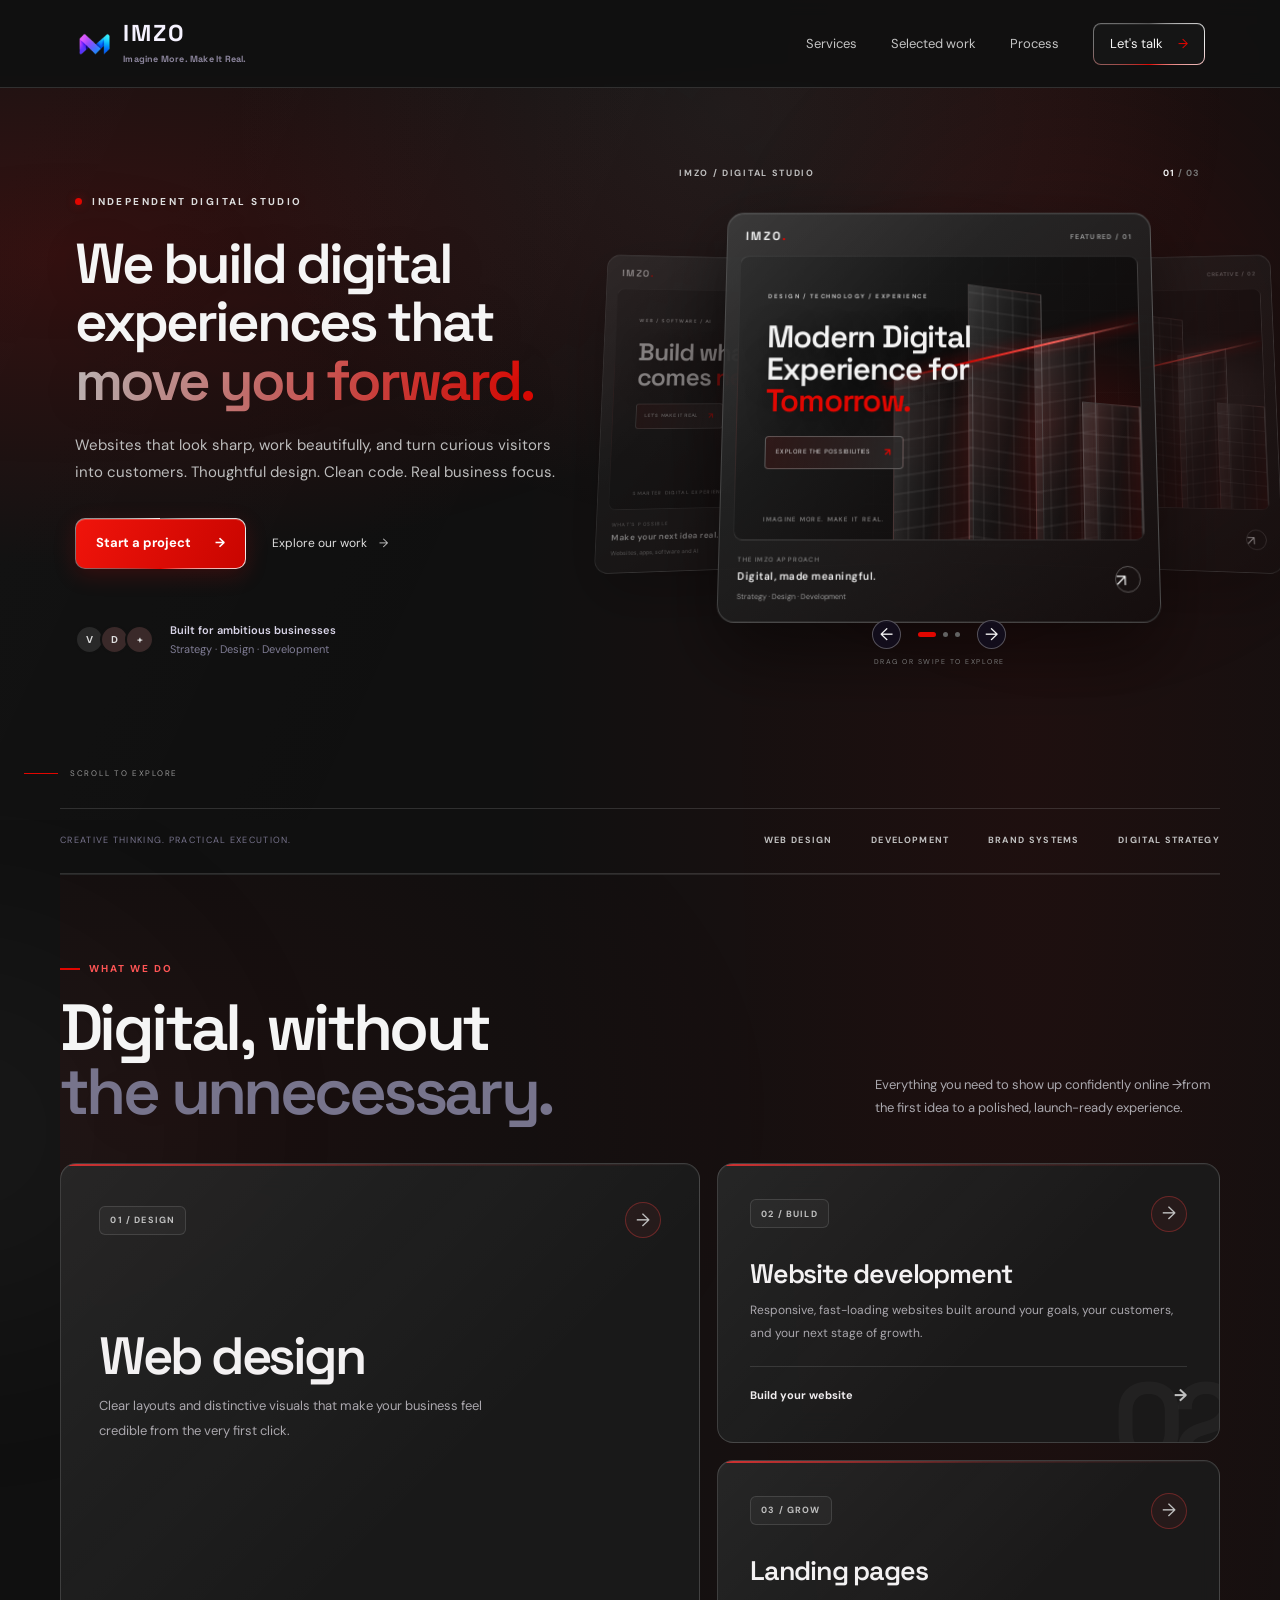
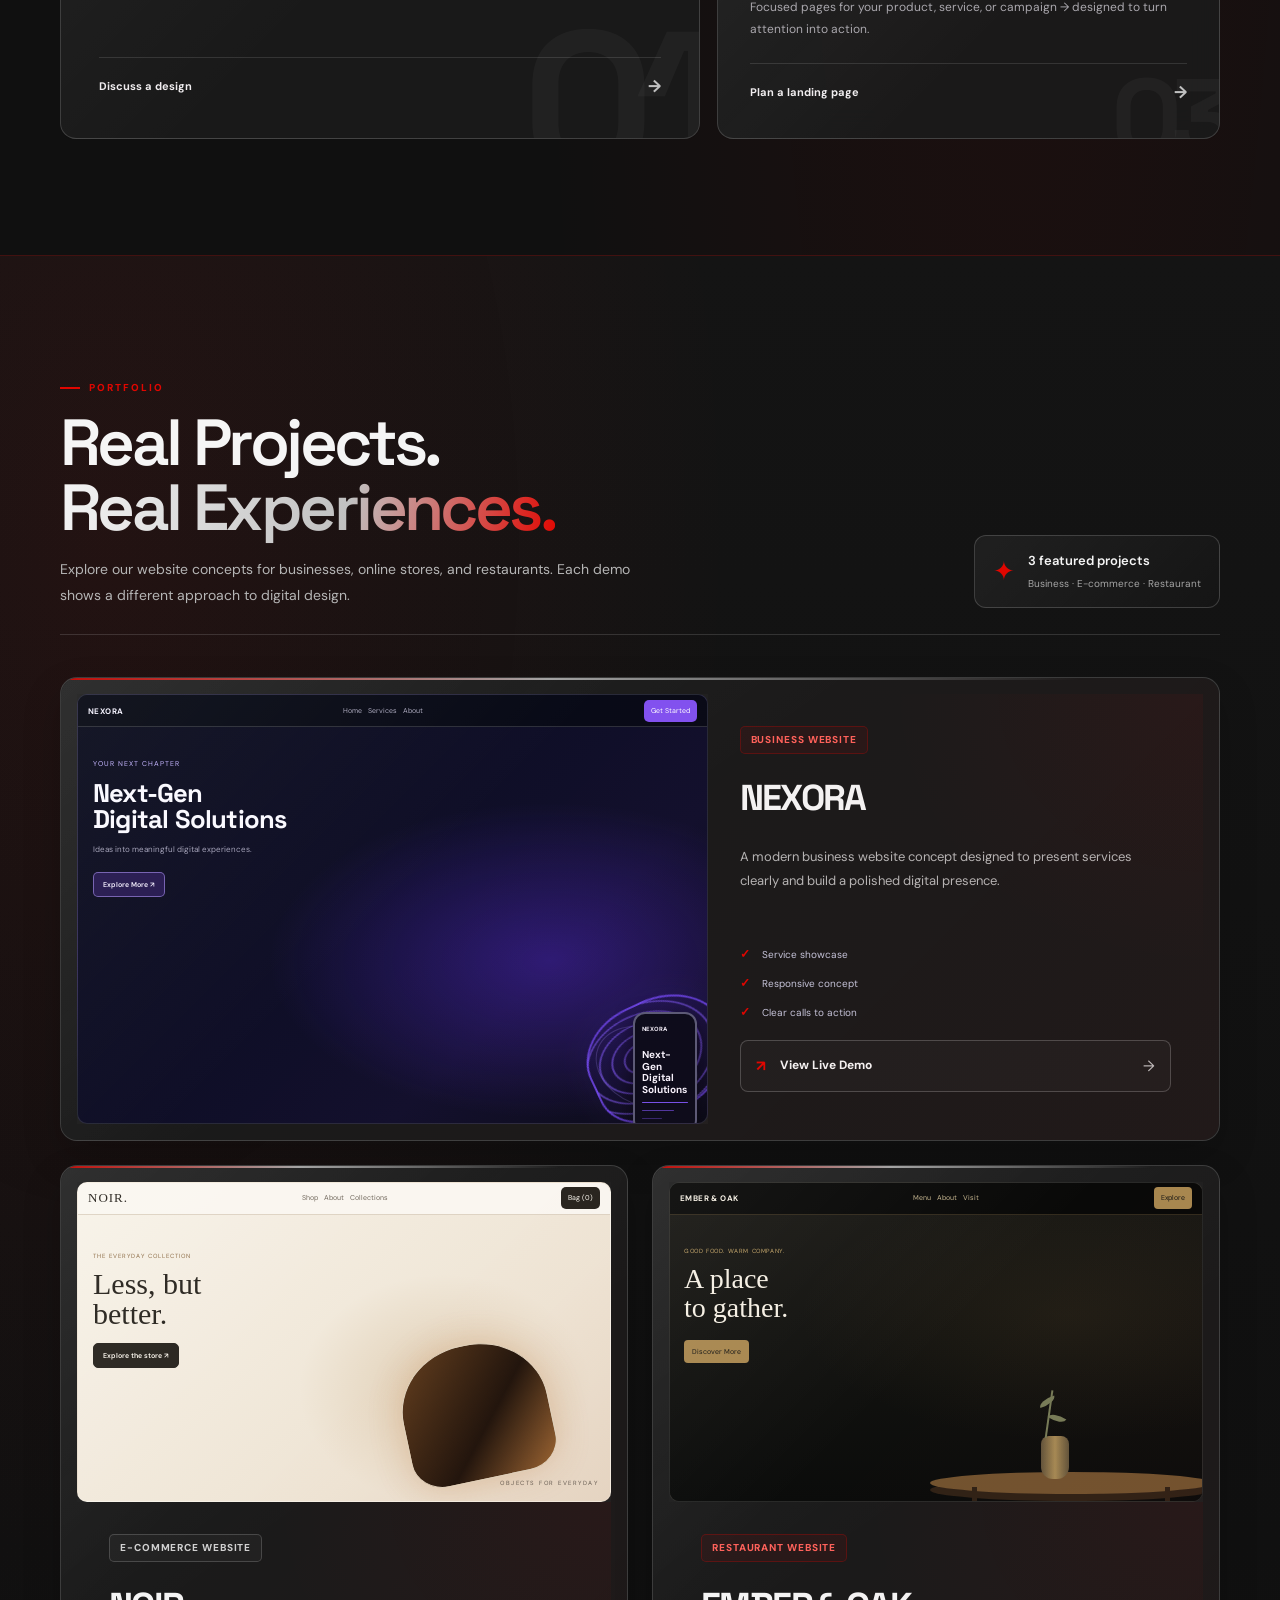
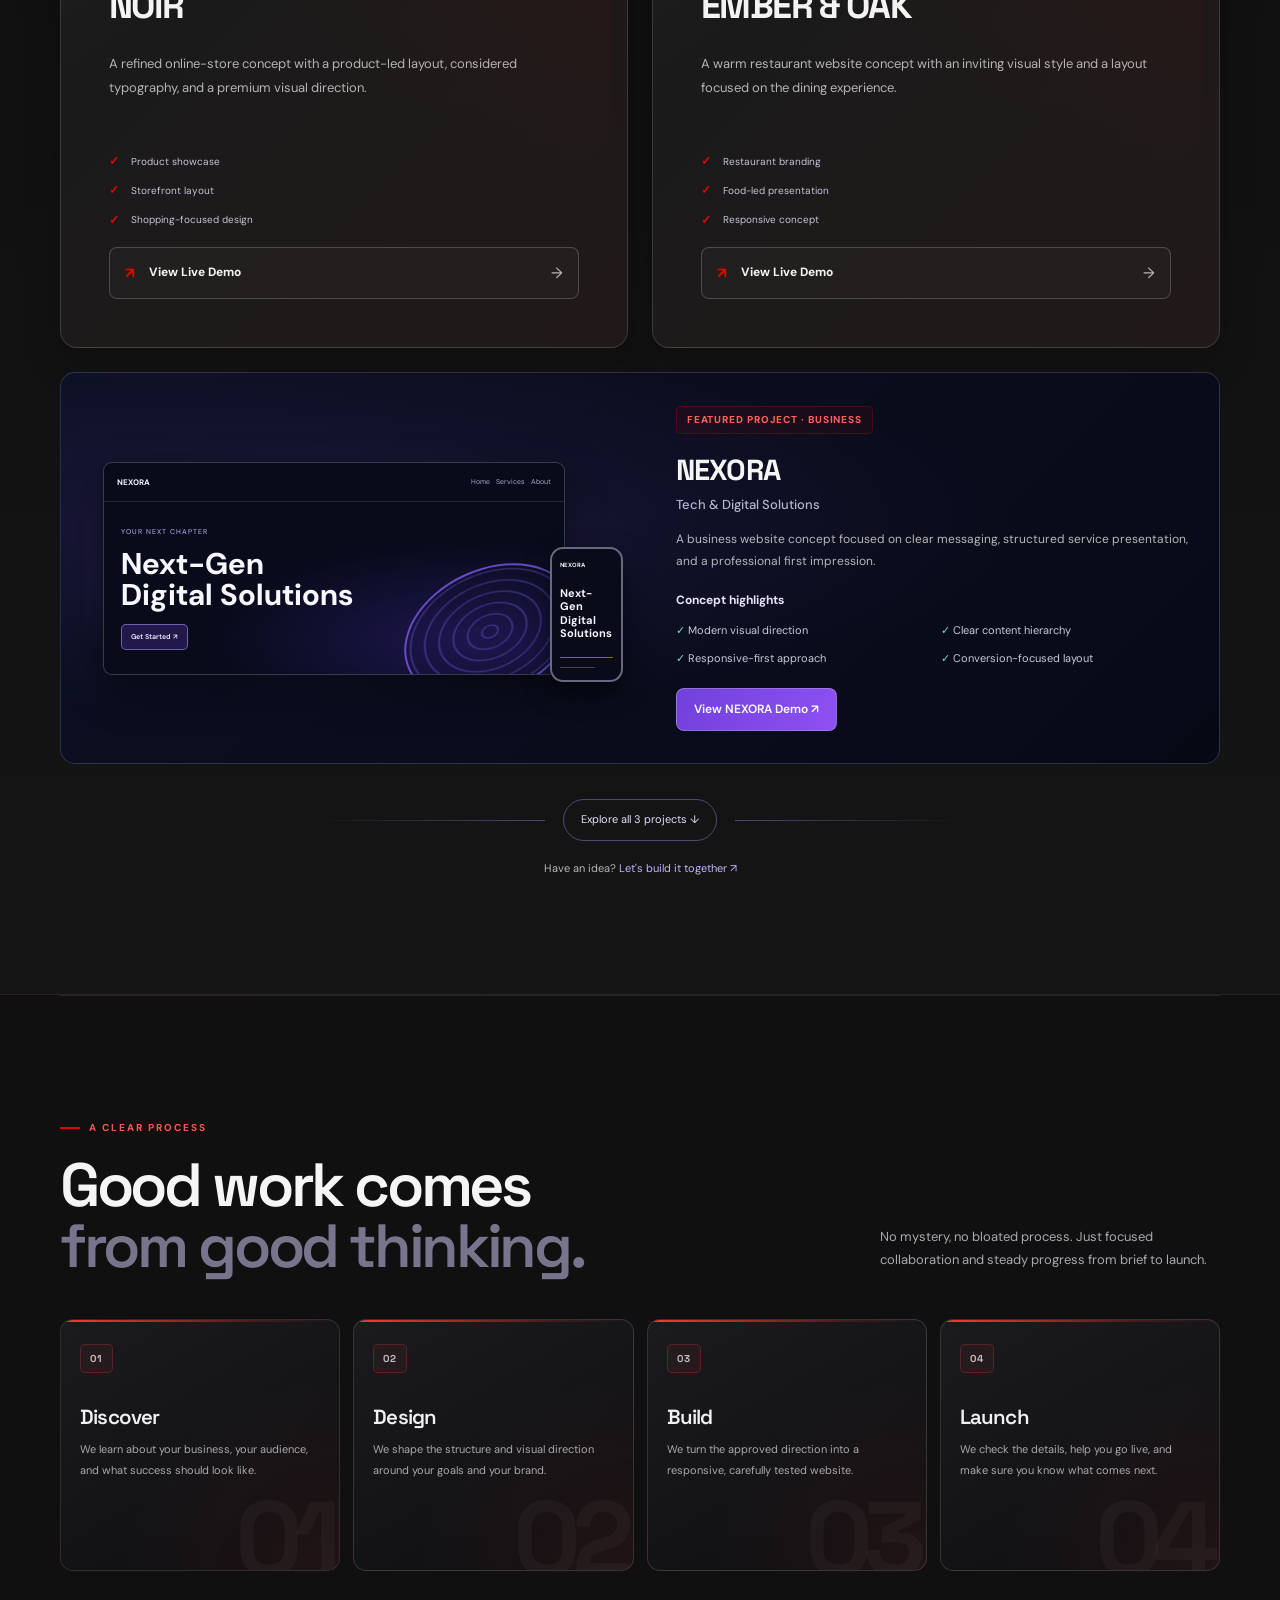
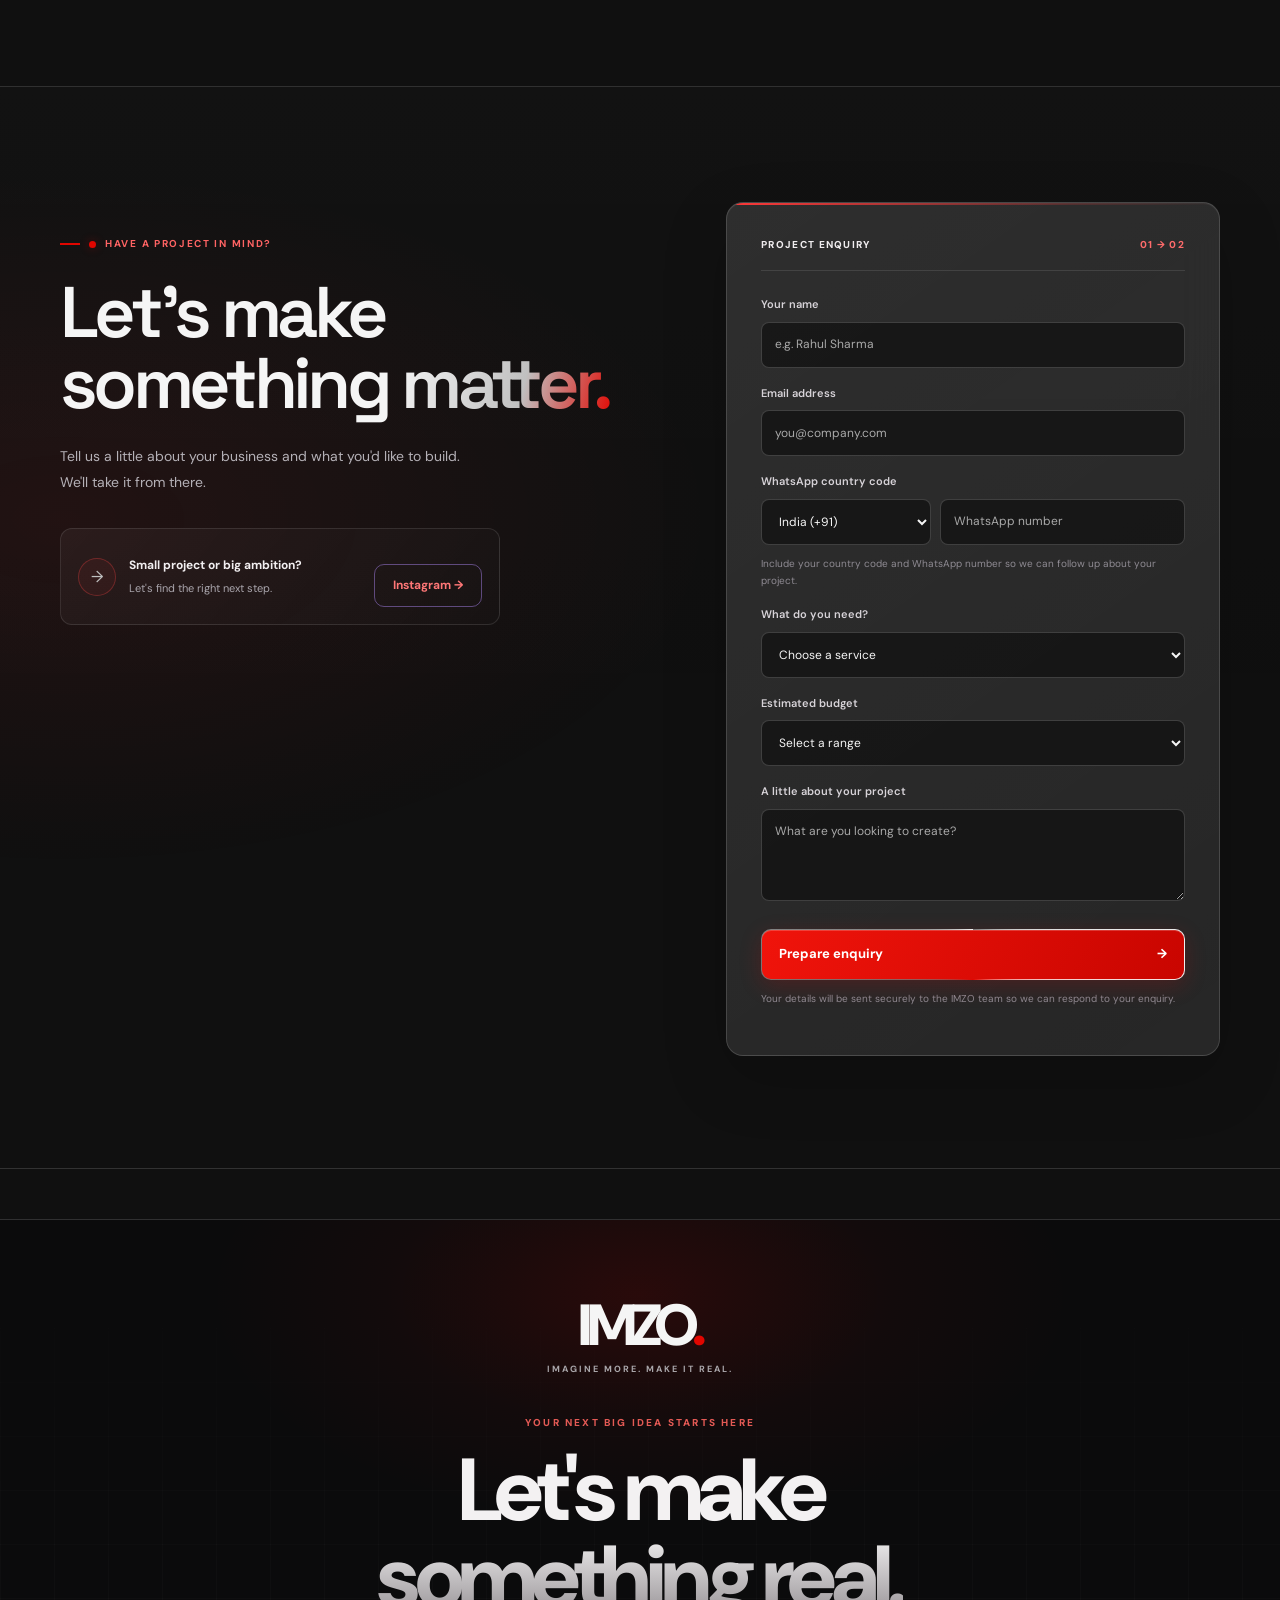
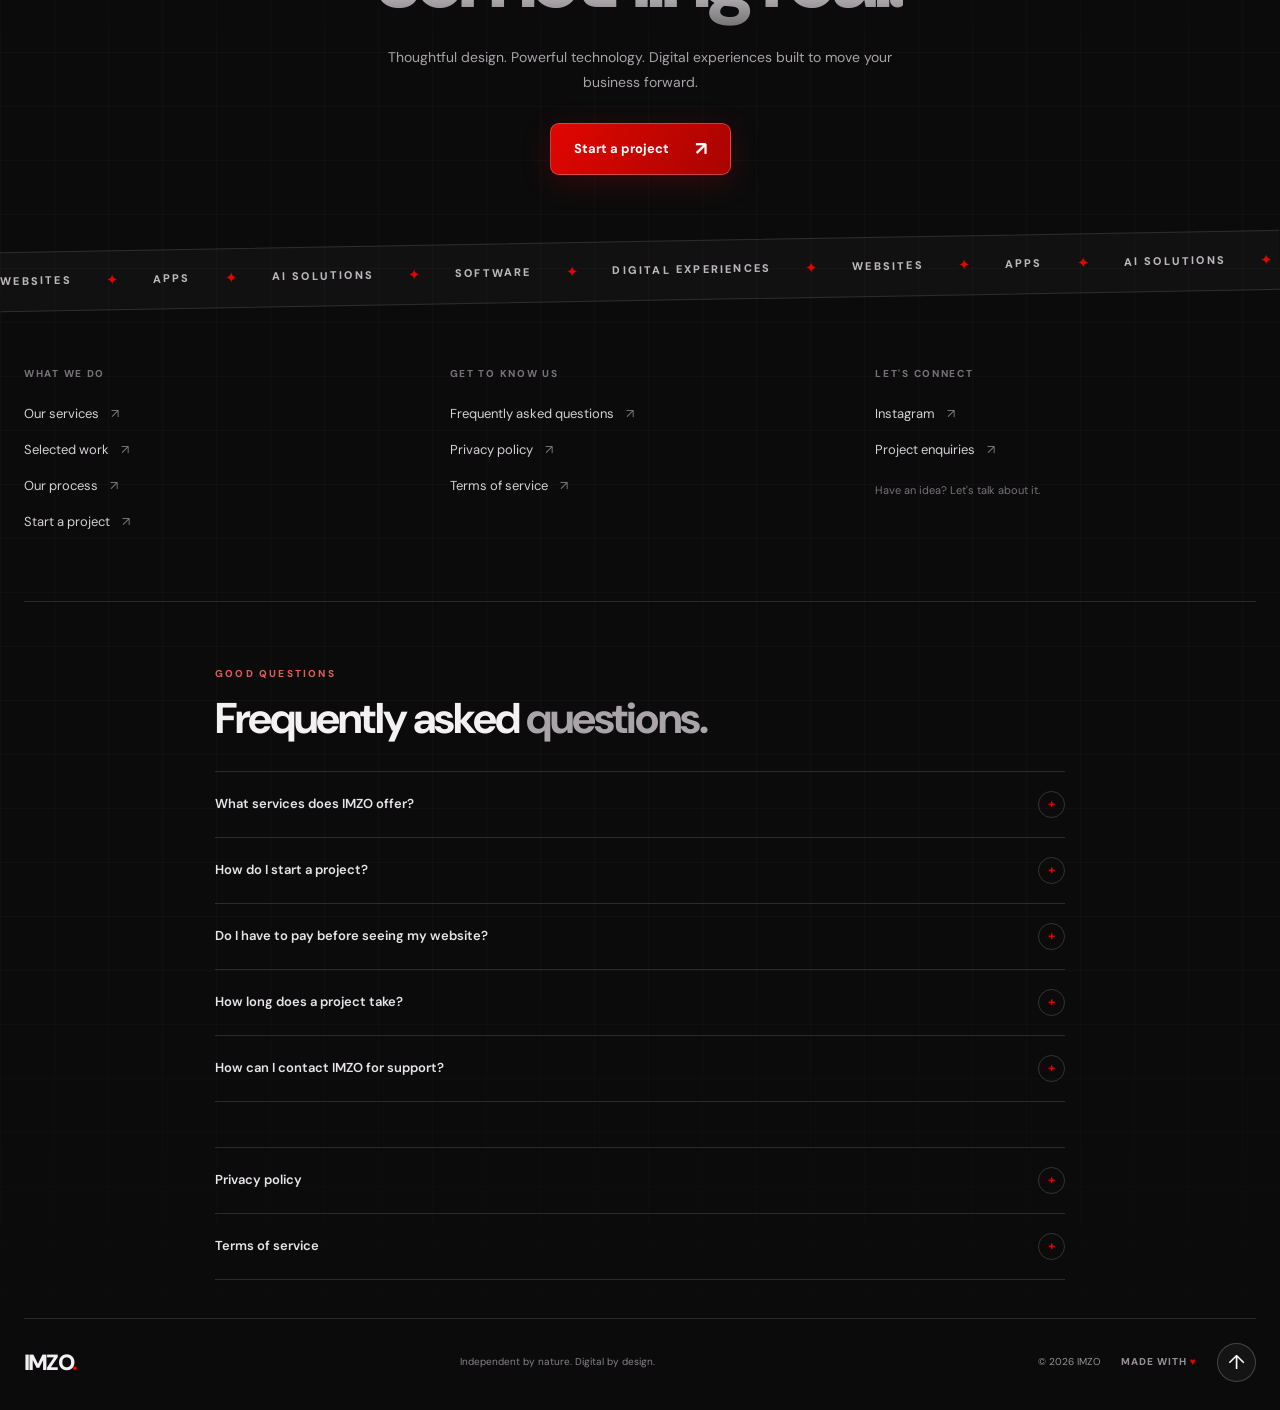
<file: index.html>
<!doctype html>
<html lang="en">
<head>
  <meta charset="utf-8">
  <meta name="viewport" content="width=device-width, initial-scale=1">
  <meta name="theme-color" content="#09090f">
  <meta name="description" content="IMZO designs and develops modern websites, apps, software, and AI solutions to help businesses build a powerful digital presence.">
  <title>IMZO | Digital Studio</title>
<link rel="icon" type="image/png" href="assets/imzo-symbol.png">
  <link rel="preconnect" href="https://fonts.googleapis.com">
  <link rel="preconnect" href="https://fonts.gstatic.com" crossorigin>
  <link href="https://fonts.googleapis.com/css2?family=DM+Sans:wght@400;500;600;700&family=Space+Grotesk:wght@400;500;600;700&display=swap" rel="stylesheet">
  <link rel="stylesheet" href="style.css">
  <script src="script.js" defer></script>
</head>
<body>
  <div class="ambient ambient-one"></div>
  <div class="ambient ambient-two"></div>

  <header class="site-header">
    <a class="brand imzo-brand" href="#home" aria-label="IMZO home">
  <img class="imzo-symbol" src="assets/imzo-symbol.png" alt="">
  <span class="imzo-brand-copy">
    <span class="imzo-wordmark">IMZO</span>
    <span class="imzo-tagline">Imagine More. Make It Real.</span>
  </span>
</a>
    <button class="menu-toggle" aria-label="Open navigation" aria-expanded="false">
      <span></span><span></span>
    </button>
    <nav class="nav" aria-label="Main navigation">
      <a href="#services">Services</a>
      <a href="#work">Selected work</a>
      <a href="#process">Process</a>
      <a class="nav-cta" href="#contact">Let's talk <span>&#8594;</span></a>
    </nav>
  </header>

  <main>
    <section class="hero section-wrap" id="home">
      <div class="hero-copy reveal">
        <div class="eyebrow">
          <span class="status-dot"></span> INDEPENDENT DIGITAL STUDIO
        </div>
        <h1>We build digital<br>experiences that<br><span class="gradient-text">move you forward.</span></h1>
        <p class="hero-intro">Websites that look sharp, work beautifully, and turn curious visitors into customers. Thoughtful design. Clean code. Real business focus.</p>
        <div class="hero-actions">
          <a class="button button-primary" href="#contact">Start a project <span>&#8594;</span></a>
          <a class="text-link" href="#work">Explore our work <span>&#8594;</span></a>
        </div>
        <div class="hero-proof">
          <div class="avatar-stack"><span>V</span><span>D</span><span>+</span></div>
          <p><strong>Built for ambitious businesses</strong><br><span>Strategy &#183; Design &#183; Development</span></p>
        </div>
      </div>

      <div class="hero-visual reveal imzo-project-carousel" aria-label="Featured IMZO digital experience">
  <div class="imzo-carousel-glow"></div>

  <div class="imzo-carousel-heading">
    <span>IMZO / DIGITAL STUDIO</span>
    <span class="imzo-carousel-count"><b>01</b> / 03</span>
  </div>

  <div class="imzo-carousel-stage" aria-live="polite">
    <article class="imzo-project-slide is-active" aria-label="Featured digital experience">
      <div class="imzo-project-card">
        <div class="imzo-project-top">
          <span class="imzo-project-brand">IMZO<span class="cinema-red-dot">.</span></span>
          <span class="imzo-project-type">FEATURED / 01</span>
        </div>
        <div class="imzo-project-art cinema-art cinema-art-one">
          <div class="cinema-scene-grid"></div>
          <div class="cinema-tower-scene" aria-hidden="true">
            <i class="cinema-tower tower-a"></i>
            <i class="cinema-tower tower-b"></i>
            <i class="cinema-tower tower-c"></i>
            <i class="cinema-tower tower-d"></i>
            <i class="cinema-red-beam"></i>
          </div>
          <div class="cinema-copy">
            <span class="cinema-kicker">DESIGN / TECHNOLOGY / EXPERIENCE</span>
            <h2>Modern Digital<br>Experience for<br><em>Tomorrow.</em></h2>
            <span class="cinema-view">EXPLORE THE POSSIBILITIES <b>↗</b></span>
          </div>
          <div class="cinema-art-footer">IMAGINE MORE. MAKE IT REAL.</div>
        </div>
        <div class="imzo-project-bottom">
          <div><small>THE IMZO APPROACH</small><strong>Digital, made meaningful.</strong><span>Strategy · Design · Development</span></div>
          <span class="imzo-project-arrow">↗</span>
        </div>
      </div>
    </article>

    <article class="imzo-project-slide is-next" aria-label="Creative digital concept">
      <div class="imzo-project-card">
        <div class="imzo-project-top">
          <span class="imzo-project-brand">IMZO<span class="cinema-red-dot">.</span></span>
          <span class="imzo-project-type">CREATIVE / 02</span>
        </div>
        <div class="imzo-project-art cinema-art cinema-art-two">
          <div class="cinema-scene-grid"></div>
          <div class="cinema-tower-scene" aria-hidden="true">
            <i class="cinema-tower tower-a"></i>
            <i class="cinema-tower tower-b"></i>
            <i class="cinema-tower tower-c"></i>
            <i class="cinema-tower tower-d"></i>
            <i class="cinema-red-beam"></i>
          </div>
          <div class="cinema-copy">
            <span class="cinema-kicker">YOUR VISION / OUR CRAFT</span>
            <h2>Ideas into<br>digital <em>reality.</em></h2>
            <span class="cinema-view">BUILT AROUND YOUR VISION <b>↗</b></span>
          </div>
          <div class="cinema-art-footer">THOUGHTFUL DESIGN. CLEAN EXECUTION.</div>
        </div>
        <div class="imzo-project-bottom">
          <div><small>CREATIVE DIRECTION</small><strong>Made for your next move.</strong><span>Distinctive, purposeful, responsive</span></div>
          <span class="imzo-project-arrow">↗</span>
        </div>
      </div>
    </article>

    <article class="imzo-project-slide is-hidden" aria-label="Digital innovation concept">
      <div class="imzo-project-card">
        <div class="imzo-project-top">
          <span class="imzo-project-brand">IMZO<span class="cinema-red-dot">.</span></span>
          <span class="imzo-project-type">INNOVATION / 03</span>
        </div>
        <div class="imzo-project-art cinema-art cinema-art-three">
          <div class="cinema-scene-grid"></div>
          <div class="cinema-tower-scene" aria-hidden="true">
            <i class="cinema-tower tower-a"></i>
            <i class="cinema-tower tower-b"></i>
            <i class="cinema-tower tower-c"></i>
            <i class="cinema-tower tower-d"></i>
            <i class="cinema-red-beam"></i>
          </div>
          <div class="cinema-copy">
            <span class="cinema-kicker">WEB / SOFTWARE / AI</span>
            <h2>Build what<br>comes <em>next.</em></h2>
            <span class="cinema-view">LET'S MAKE IT REAL <b>↗</b></span>
          </div>
          <div class="cinema-art-footer">SMARTER DIGITAL EXPERIENCES</div>
        </div>
        <div class="imzo-project-bottom">
          <div><small>WHAT'S POSSIBLE</small><strong>Make your next idea real.</strong><span>Websites, apps, software and AI</span></div>
          <span class="imzo-project-arrow">↗</span>
        </div>
      </div>
    </article>
  </div>

  <div class="imzo-carousel-controls">
    <button class="imzo-carousel-button imzo-carousel-prev" type="button" aria-label="Previous project">&#8592;</button>
    <div class="imzo-carousel-dots" aria-label="Choose a showcase">
      <button type="button" class="is-active" aria-label="Show featured experience" aria-current="true"></button>
      <button type="button" aria-label="Show creative direction" aria-current="false"></button>
      <button type="button" aria-label="Show digital innovation" aria-current="false"></button>
    </div>
    <button class="imzo-carousel-button imzo-carousel-next" type="button" aria-label="Next project">&#8594;</button>
  </div>

  <p class="imzo-carousel-hint">DRAG OR SWIPE TO EXPLORE</p>
</div>
      <a class="scroll-cue" href="#services"><span class="scroll-line"></span> SCROLL TO EXPLORE</a>
    </section>

    <section class="trust-strip section-wrap reveal">
      <p>CREATIVE THINKING. PRACTICAL EXECUTION.</p>
      <div class="trust-items">
        <span>WEB DESIGN</span>
        <span>DEVELOPMENT</span>
        <span>BRAND SYSTEMS</span>
        <span>DIGITAL STRATEGY</span>
      </div>
    </section>

    <section class="section section-wrap" id="services">
      <div class="section-heading reveal">
        <div>
          <div class="eyebrow">WHAT WE DO</div>
          <h2>Digital, without<br><span class="muted">the unnecessary.</span></h2>
        </div>
        <p>Everything you need to show up confidently online &#8594;from the first idea to a polished, launch-ready experience.</p>
      </div>

      <div class="services-grid">
        <article class="service-card reveal">
          <div class="service-top"><span class="service-number">01 / DESIGN</span><span class="service-icon">&#8594;</span></div>
          <h3>Web design</h3>
          <p>Clear layouts and distinctive visuals that make your business feel credible from the very first click.</p>
          <a href="#contact" class="card-link" data-service="Web design">Discuss a design <span>&#8594;</span></a>
        </article>
        <article class="service-card reveal">
          <div class="service-top"><span class="service-number">02 / BUILD</span><span class="service-icon">&#8594;</span></div>
          <h3>Website development</h3>
          <p>Responsive, fast-loading websites built around your goals, your customers, and your next stage of growth.</p>
          <a href="#contact" class="card-link" data-service="Website development">Build your website <span>&#8594;</span></a>
        </article>
        <article class="service-card reveal">
          <div class="service-top"><span class="service-number">03 / GROW</span><span class="service-icon">&#8594;</span></div>
          <h3>Landing pages</h3>
          <p>Focused pages for your product, service, or campaign &#8594; designed to turn attention into action.</p>
          <a href="#contact" class="card-link" data-service="Landing page">Plan a landing page <span>&#8594;</span></a>
        </article>
      </div>
    </section>

    <!-- ACTUAL WEBSITE DEMOS -->
<section class="section work-section" id="work">
  <div class="section-wrap">

    <header class="imzo-portfolio-heading reveal">
      <div class="imzo-heading-copy">
        <div class="eyebrow">PORTFOLIO</div>
        <h2>Real Projects. <span class="gradient-text">Real Experiences.</span></h2>
        <p>Explore our website concepts for businesses, online stores, and restaurants. Each demo shows a different approach to digital design.</p>
      </div>
      <div class="imzo-project-count">
        <span class="imzo-count-spark">✦</span>
        <div>
          <strong>3 featured projects</strong>
          <small>Business · E-commerce · Restaurant</small>
        </div>
      </div>
    </header>

    <div class="imzo-project-grid">

      <!-- NEXORA BUSINESS DEMO -->
      <article class="imzo-project-card reveal">
        <a class="imzo-preview-link"
           href="demos/business/index.html"
           target="_blank" rel="noopener noreferrer"
           aria-label="Open NEXORA business website demo">
          <div class="imzo-project-preview imzo-preview-nexora">
            <div class="imzo-browser-bar">
              <span class="imzo-browser-brand">NEXORA</span>
              <span class="imzo-browser-links">Home&nbsp;&nbsp; Services&nbsp;&nbsp; About</span>
              <span class="imzo-browser-cta">Get Started</span>
            </div>
            <div class="imzo-preview-content">
              <small>YOUR NEXT CHAPTER</small>
              <strong>Next-Gen<br>Digital Solutions</strong>
              <p>Ideas into meaningful digital experiences.</p>
              <span class="imzo-mini-button">Explore More ↗</span>
            </div>
            <div class="imzo-preview-orb"></div>
            <div class="imzo-preview-lines"></div>
            <div class="imzo-preview-phone">
              <span>NEXORA</span>
              <strong>Next-Gen<br>Digital Solutions</strong>
              <i></i><i></i><i></i>
            </div>
          </div>
        </a>

        <div class="imzo-project-body">
          <span class="imzo-category">Business Website</span>
          <h3>NEXORA</h3>
          <p>A modern business website concept designed to present services clearly and build a polished digital presence.</p>
          <div class="imzo-feature-list">
            <span><i>✓</i> Service showcase</span>
            <span><i>✓</i> Responsive concept</span>
            <span><i>✓</i> Clear calls to action</span>
          </div>
          <a class="imzo-demo-button" href="demos/business/index.html"
             target="_blank" rel="noopener noreferrer">
            <span>↗</span> View Live Demo <b>→</b>
          </a>
        </div>
      </article>

      <!-- NOIR E-COMMERCE DEMO -->
      <article class="imzo-project-card reveal">
        <a class="imzo-preview-link"
           href="demos/ecommerce/index.html"
           target="_blank" rel="noopener noreferrer"
           aria-label="Open NOIR e-commerce website demo">
          <div class="imzo-project-preview imzo-preview-noir">
            <div class="imzo-browser-bar imzo-noir-browser">
              <span class="imzo-browser-brand">NOIR.</span>
              <span class="imzo-browser-links">Shop&nbsp;&nbsp; About&nbsp;&nbsp; Collections</span>
              <span class="imzo-browser-cta">Bag (0)</span>
            </div>
            <div class="imzo-noir-product">
              <div class="imzo-product-light"></div>
              <div class="imzo-product-object"></div>
            </div>
            <div class="imzo-noir-copy">
              <small>THE EVERYDAY COLLECTION</small>
              <strong>Less, but<br>better.</strong>
              <span class="imzo-mini-button">Explore the store ↗</span>
            </div>
            <div class="imzo-noir-caption">OBJECTS FOR EVERYDAY</div>
          </div>
        </a>

        <div class="imzo-project-body">
          <span class="imzo-category imzo-category-teal">E-commerce Website</span>
          <h3>NOIR</h3>
          <p>A refined online-store concept with a product-led layout, considered typography, and a premium visual direction.</p>
          <div class="imzo-feature-list">
            <span><i>✓</i> Product showcase</span>
            <span><i>✓</i> Storefront layout</span>
            <span><i>✓</i> Shopping-focused design</span>
          </div>
          <a class="imzo-demo-button" href="demos/ecommerce/index.html"
             target="_blank" rel="noopener noreferrer">
            <span>↗</span> View Live Demo <b>→</b>
          </a>
        </div>
      </article>

      <!-- EMBER & OAK RESTAURANT DEMO -->
      <article class="imzo-project-card reveal">
        <a class="imzo-preview-link"
           href="demos/restaurant/index.html"
           target="_blank" rel="noopener noreferrer"
           aria-label="Open EMBER and OAK restaurant website demo">
          <div class="imzo-project-preview imzo-preview-ember">
            <div class="imzo-browser-bar imzo-ember-browser">
              <span class="imzo-browser-brand">EMBER &amp; OAK</span>
              <span class="imzo-browser-links">Menu&nbsp;&nbsp; About&nbsp;&nbsp; Visit</span>
              <span class="imzo-ember-menu">Explore</span>
            </div>
            <div class="imzo-ember-room">
              <div class="imzo-ember-copy">
                <small>GOOD FOOD. WARM COMPANY.</small>
                <strong>A place<br>to gather.</strong>
                <span class="imzo-ember-button">Discover More</span>
              </div>
              <div class="imzo-ember-vase"></div>
              <div class="imzo-ember-table"></div>
              <div class="imzo-ember-plant"></div>
            </div>
          </div>
        </a>

        <div class="imzo-project-body">
          <span class="imzo-category">Restaurant Website</span>
          <h3>EMBER &amp; OAK</h3>
          <p>A warm restaurant website concept with an inviting visual style and a layout focused on the dining experience.</p>
          <div class="imzo-feature-list">
            <span><i>✓</i> Restaurant branding</span>
            <span><i>✓</i> Food-led presentation</span>
            <span><i>✓</i> Responsive concept</span>
          </div>
          <a class="imzo-demo-button" href="demos/restaurant/index.html"
             target="_blank" rel="noopener noreferrer">
            <span>↗</span> View Live Demo <b>→</b>
          </a>
        </div>
      </article>

    </div>

    <!-- FEATURED PROJECT PANEL -->
    <section class="imzo-featured reveal" aria-label="Featured project: NEXORA">
      <div class="imzo-featured-visual">
        <div class="imzo-featured-window">
          <div class="imzo-featured-top">
            <span>NEXORA</span>
            <span>Home&nbsp;&nbsp; Services&nbsp;&nbsp; About</span>
          </div>
          <div class="imzo-featured-screen">
            <small>YOUR NEXT CHAPTER</small>
            <strong>Next-Gen<br>Digital Solutions</strong>
            <span class="imzo-mini-button">Get Started ↗</span>
            <div class="imzo-featured-ribbon"></div>
          </div>
        </div>
        <div class="imzo-featured-phone">
          <span>NEXORA</span>
          <strong>Next-Gen<br>Digital Solutions</strong>
          <i></i><i></i>
        </div>
      </div>

      <div class="imzo-featured-copy">
        <span class="imzo-category">Featured Project · Business</span>
        <h3>NEXORA</h3>
        <h4>Tech &amp; Digital Solutions</h4>
        <p>A business website concept focused on clear messaging, structured service presentation, and a professional first impression.</p>
        <strong class="imzo-feature-title">Concept highlights</strong>
        <div class="imzo-featured-checks">
          <span>✓ Modern visual direction</span>
          <span>✓ Clear content hierarchy</span>
          <span>✓ Responsive-first approach</span>
          <span>✓ Conversion-focused layout</span>
        </div>
        <a class="imzo-featured-button" href="demos/business/index.html"
           target="_blank" rel="noopener noreferrer">
          View NEXORA Demo ↗
        </a>
      </div>
    </section>

    <div class="imzo-portfolio-footer">
      <span></span>
      <a href="#work">Explore all 3 projects ↓</a>
      <span></span>
      <p>Have an idea? <a href="#contact">Let's build it together ↗</a></p>
    </div>

  </div>
</section>

    <section class="section section-wrap process-section" id="process">
      <div class="section-heading reveal">
        <div>
          <div class="eyebrow">A CLEAR PROCESS</div>
          <h2>Good work comes<br><span class="muted">from good thinking.</span></h2>
        </div>
        <p>No mystery, no bloated process. Just focused collaboration and steady progress from brief to launch.</p>
      </div>
      <div class="process-grid">
        <article class="process-step reveal"><span>01</span><h3>Discover</h3><p>We learn about your business, your audience, and what success should look like.</p></article>
        <article class="process-step reveal"><span>02</span><h3>Design</h3><p>We shape the structure and visual direction around your goals and your brand.</p></article>
        <article class="process-step reveal"><span>03</span><h3>Build</h3><p>We turn the approved direction into a responsive, carefully tested website.</p></article>
        <article class="process-step reveal"><span>04</span><h3>Launch</h3><p>We check the details, help you go live, and make sure you know what comes next.</p></article>
      </div>
    </section>

    <section class="contact-section" id="contact">
      <div class="section-wrap contact-inner">
        <div class="contact-copy reveal">
          <div class="eyebrow"><span class="status-dot"></span> HAVE A PROJECT IN MIND?</div>
          <h2>Let's make<br>something <span class="gradient-text">matter.</span></h2>
          <p>Tell us a little about your business and what you'd like to build. We'll take it from there.</p>
          <div class="contact-note">
            <span class="note-icon">&#8594;</span>
            <span><b>Small project or big ambition?</b><small>Let's find the right next step.</small></span>
          <a class="contact-instagram" href="https://www.instagram.com/imzo.digital/" target="_blank" rel="noopener noreferrer">Instagram &rarr;</a>
          </div>
        </div>

        <form class="contact-form reveal" id="contactForm">
          <div class="form-heading"><span>PROJECT ENQUIRY</span><span class="form-step">01 &#8594; 02</span></div>
          <label for="name">Your name</label>
          <input id="name" name="name" type="text" placeholder="e.g. Rahul Sharma" required minlength="2">

          <label for="email">Email address</label>
          <input id="email" name="email" type="email" placeholder="you@company.com" required>


          <label for="whatsapp-country">WhatsApp country code</label>
          <div class="whatsapp-field">
            <select id="whatsapp-country" name="whatsapp_country" required>
              <option value="+91" selected>India (+91)</option>
              <option value="+1">USA / Canada (+1)</option>
              <option value="+44">United Kingdom (+44)</option>
              <option value="+971">UAE (+971)</option>
              <option value="+61">Australia (+61)</option>
              <option value="+65">Singapore (+65)</option>
              <option value="+966">Saudi Arabia (+966)</option>
              <option value="+974">Qatar (+974)</option>
              <option value="+49">Germany (+49)</option>
              <option value="+33">France (+33)</option>
              <option value="+81">Japan (+81)</option>
              <option value="+27">South Africa (+27)</option>
              <option value="+234">Nigeria (+234)</option>
              <option value="+92">Pakistan (+92)</option>
              <option value="+880">Bangladesh (+880)</option>
              <option value="+94">Sri Lanka (+94)</option>
              <option value="+977">Nepal (+977)</option>
              <option value="+60">Malaysia (+60)</option>
              <option value="+64">New Zealand (+64)</option>
              <option value="+353">Ireland (+353)</option>
              <option value="+39">Italy (+39)</option>
              <option value="+34">Spain (+34)</option>
              <option value="+55">Brazil (+55)</option>
              <option value="+52">Mexico (+52)</option>
              <option value="+82">South Korea (+82)</option>
              <option value="+62">Indonesia (+62)</option>
              <option value="+63">Philippines (+63)</option>
              <option value="+90">Turkey (+90)</option>
            </select>
            <input id="whatsapp" name="whatsapp" type="tel"
              placeholder="WhatsApp number" autocomplete="tel-national"
              inputmode="tel" required>
          </div>
          <p class="form-disclaimer">Include your country code and WhatsApp number so we can follow up about your project.</p>
<label for="service">What do you need?</label>
          <select id="service" name="service" required>
            <option value="">Choose a service</option>
            <option>Web design</option>
            <option>Website development</option>
            <option>Landing page</option>
            <option>E-commerce website</option>
            <option>Something else</option>
          </select>

          <label for="budget">Estimated budget</label>
          <select id="budget" name="budget" required>
            <option value="">Select a range</option>
            <option>Under ₹5,000</option>
            <option>5,000-10,000</option>
            <option>10,000-25,000</option>
            <option>25,000+</option>
            <option>Not sure yet</option>
          </select>

          <label for="message">A little about your project</label>
          <textarea id="message" name="message" rows="3" placeholder="What are you looking to create?" required minlength="10"></textarea>

          <button class="button button-primary submit-button" type="submit">Prepare enquiry <span>&#8594;</span></button>
          <p class="form-disclaimer">Your details will be sent securely to the IMZO team so we can respond to your enquiry.</p>
          <p class="form-status" id="formStatus" role="status" aria-live="polite"></p>
        </form>
      </div>
    </section>
  </main>


<footer class="imzo-footer" id="imzo-footer">
  <div class="imzo-footer-glow" aria-hidden="true"></div>
  <div class="imzo-footer-grid" aria-hidden="true"></div>

  <div class="imzo-footer-inner">

    <!-- Brand and main CTA -->
    <div class="imzo-footer-hero">
      <a class="imzo-footer-brand" href="#home" aria-label="IMZO home">
        <span class="imzo-footer-logo">IMZO<span>.</span></span>
        <span class="imzo-footer-tagline">IMAGINE MORE. MAKE IT REAL.</span>
      </a>

      <p class="imzo-footer-eyebrow">YOUR NEXT BIG IDEA STARTS HERE</p>

      <h2>Let's make<br /><span>something real.</span></h2>

      <p class="imzo-footer-description">
        Thoughtful design. Powerful technology. Digital experiences
        built to move your business forward.
      </p>

      <a class="imzo-footer-cta" href="#contact">
        <span>Start a project</span>
        <span class="imzo-footer-cta-arrow" aria-hidden="true">↗</span>
      </a>
    </div>

    <!-- Moving marquee -->
    <div class="imzo-footer-marquee" aria-label="IMZO services">
      <div class="imzo-footer-marquee-track" aria-hidden="true">
        <span>WEBSITES</span><i>✦</i>
        <span>APPS</span><i>✦</i>
        <span>AI SOLUTIONS</span><i>✦</i>
        <span>SOFTWARE</span><i>✦</i>
        <span>DIGITAL EXPERIENCES</span><i>✦</i>
        <span>WEBSITES</span><i>✦</i>
        <span>APPS</span><i>✦</i>
        <span>AI SOLUTIONS</span><i>✦</i>
        <span>SOFTWARE</span><i>✦</i>
        <span>DIGITAL EXPERIENCES</span><i>✦</i>
      </div>
    </div>

    <!-- Footer navigation -->
    <div class="imzo-footer-columns">

      <div class="imzo-footer-column">
        <h3>WHAT WE DO</h3>
        <a href="#services">Our services <span>↗</span></a>
        <a href="#work">Selected work <span>↗</span></a>
        <a href="#process">Our process <span>↗</span></a>
        <a href="#contact">Start a project <span>↗</span></a>
      </div>

      <div class="imzo-footer-column">
        <h3>GET TO KNOW US</h3>
        <a href="#faq">Frequently asked questions <span>↗</span></a>
        <a href="#imzo-privacy">Privacy policy <span>↗</span></a>
        <a href="#imzo-terms">Terms of service <span>↗</span></a>
      </div>

      <div class="imzo-footer-column">
        <h3>LET'S CONNECT</h3>
        <a href="https://www.instagram.com/imzo.digital/"
           target="_blank" rel="noopener noreferrer">
          Instagram <span>↗</span>
        </a>
        <a href="#contact">Project enquiries <span>↗</span></a>
        <p class="imzo-footer-small">
          Have an idea? Let's talk about it.
        </p>
      </div>

    </div>

    <!-- FAQ -->
    <section class="imzo-footer-faq" id="faq">
      <div class="imzo-footer-section-heading">
        <p class="imzo-footer-eyebrow">GOOD QUESTIONS</p>
        <h3>Frequently asked <span>questions.</span></h3>
      </div>

      <details class="imzo-footer-accordion">
        <summary>
          What services does IMZO offer?
          <span class="imzo-faq-icon" aria-hidden="true">+</span>
        </summary>
        <p>
          IMZO designs and develops modern websites, landing pages,
          e-commerce experiences, apps, software and AI-powered solutions.
          Every project focuses on thoughtful design, usability and your
          business goals.
        </p>
      </details>

      <details class="imzo-footer-accordion">
        <summary>
          How do I start a project?
          <span class="imzo-faq-icon" aria-hidden="true">+</span>
        </summary>
        <p>
          Share your idea, requirements and estimated budget through our
          contact form. We'll review your enquiry and discuss the project
          scope, expected timeline, deliverables and next steps before work
          begins.
        </p>
      </details>

      <details class="imzo-footer-accordion">
        <summary>
          Do I have to pay before seeing my website?
          <span class="imzo-faq-icon" aria-hidden="true">+</span>
        </summary>
        <p>
          No. IMZO will show you the completed website preview before
          requesting payment. Before work begins, we'll clarify the project
          scope, deliverables and payment terms. Final handover and deployment
          arrangements will be explained in advance.
        </p>
      </details>

      <details class="imzo-footer-accordion">
        <summary>
          How long does a project take?
          <span class="imzo-faq-icon" aria-hidden="true">+</span>
        </summary>
        <p>
          Timelines depend on the project's complexity, features, content
          and feedback. We'll discuss a realistic estimated timeline after
          understanding your requirements.
        </p>
      </details>

      <details class="imzo-footer-accordion">
        <summary>
          How can I contact IMZO for support?
          <span class="imzo-faq-icon" aria-hidden="true">+</span>
        </summary>
        <p>
          Send us a message through our website contact form or reach out
          through our official Instagram account.
          <a href="https://www.instagram.com/imzo.digital/"
             target="_blank" rel="noopener noreferrer">Contact us on Instagram ↗</a>
        </p>
      </details>
    </section>

    <!-- Expandable policy information -->
    <div class="imzo-footer-legal">

      <details class="imzo-footer-accordion" id="imzo-privacy">
        <summary>
          Privacy policy
          <span class="imzo-faq-icon" aria-hidden="true">+</span>
        </summary>
        <div class="imzo-footer-legal-copy">
          <p><strong>Information you provide</strong></p>
          <p>
            When you contact IMZO through our website, you may provide your
            name, email address, phone or WhatsApp number, service preference,
            estimated budget and project message. Please provide only
            information relevant to your enquiry.
          </p>

          <p><strong>How we use your information</strong></p>
          <p>
            We use submitted information to review your enquiry, respond
            to you, understand your project requirements and discuss our
            services.
          </p>

          <p><strong>Contact form service</strong></p>
          <p>
            Our website uses Web3Forms to process contact form submissions.
            Information submitted through the form may be processed or
            retained under the service's policies and settings. Please review
            the <a href="https://web3forms.com/privacy"
                   target="_blank" rel="noopener noreferrer">Web3Forms Privacy Policy ↗</a>
            for further information.
          </p>

          <p><strong>Data handling and sharing</strong></p>
          <p>
            Information may be processed by service providers involved in
            delivering our contact form and managing enquiries. We do not
            promise that information is never stored or processed by these
            services.
          </p>

          <p><strong>Your choices and privacy requests</strong></p>
          <p>
            Please do not submit passwords, payment credentials or other
            sensitive personal information through the contact form. For
            questions about information you submitted, or to request its
            correction or deletion, contact IMZO through our website contact
            form or official Instagram account. Requests will be reviewed
            subject to applicable requirements and necessary retention
            obligations.
          </p>

          <p><strong>Changes to this policy</strong></p>
          <p>
            We may update this policy when our website, services or
            data-handling practices change. The latest version will be
            published on this page.
          </p>

          <p><strong>Contact</strong></p>
          <p>
            For privacy-related questions, contact IMZO through the website
            contact form or our
            <a href="https://www.instagram.com/imzo.digital/"
               target="_blank" rel="noopener noreferrer">official Instagram account ↗</a>.
          </p>
        </div>
      </details>

      <details class="imzo-footer-accordion" id="imzo-terms">
        <summary>
          Terms of service
          <span class="imzo-faq-icon" aria-hidden="true">+</span>
        </summary>
        <div class="imzo-footer-legal-copy">
          <p><strong>1. Project enquiries</strong></p>
          <p>
            Submitting an enquiry does not automatically create a client
            agreement or guarantee that a project will be accepted.
          </p>

          <p><strong>2. Scope and deliverables</strong></p>
          <p>
            Before work begins, IMZO and the client should clarify the
            requirements, deliverables, estimated timeline, included
            revisions and any additional services. Changes outside the
            agreed scope may require a revised timeline or separate agreement.
          </p>

          <p><strong>3. Preview and payment</strong></p>
          <p>
            IMZO will show the completed website preview before requesting
            payment. The project scope, agreed payment terms and conditions
            for final handover or deployment should be communicated before
            work begins.
          </p>

          <p><strong>4. Client responsibilities</strong></p>
          <p>
            Clients should provide accurate project information, required
            content, feedback and approvals in a timely manner. Delays may
            affect delivery timelines.
          </p>

          <p><strong>5. Revisions and changes</strong></p>
          <p>
            Included revisions should be agreed before work begins. Major
            changes or additional features may require more time and a
            separate agreement.
          </p>

          <p><strong>6. Ownership and third-party materials</strong></p>
          <p>
            Ownership and usage rights for final deliverables should be
            clarified in the project agreement. Third-party fonts, software,
            images, libraries and other assets remain subject to their
            applicable licences and terms.
          </p>

          <p><strong>7. Hosting and maintenance</strong></p>
          <p>
            Hosting, domain registration, renewals, maintenance, updates
            and post-launch support are included only when agreed. Any
            additional costs and responsibilities should be communicated
            before the relevant work begins.
          </p>

          <p><strong>8. Cancellations and delays</strong></p>
          <p>
            If either party wishes to pause or cancel a project, both parties
            should communicate promptly and address completed work, outstanding
            obligations and applicable payments according to their agreement
            and applicable law.
          </p>

          <p><strong>9. Website information</strong></p>
          <p>
            We aim to keep website information accurate and up to date.
            Portfolio examples illustrate our work; the features and results
            of each project depend on its agreed scope.
          </p>

          <p><strong>10. Updates to these terms</strong></p>
          <p>
            We may update these terms when our services or business practices
            change. The latest version will be published on this page.
          </p>

          <p><strong>11. Contact</strong></p>
          <p>
            For questions about these terms or a proposed project, contact
            IMZO through the website contact form or our
            <a href="https://www.instagram.com/imzo.digital/"
               target="_blank" rel="noopener noreferrer">official Instagram account ↗</a>.
          </p>
        </div>
      </details>

    </div>
    <!-- Bottom bar -->
    <div class="imzo-footer-bottom">
      <a class="imzo-footer-wordmark" href="#home">IMZO<span>.</span></a>

      <p>Independent by nature. Digital by design.</p>

      <div class="imzo-footer-bottom-right">
        <span>© <span id="year"></span> IMZO</span>
        <span class="imzo-footer-made">
          MADE WITH <span aria-label="love">♥</span>
        </span>
        <button class="imzo-footer-top" type="button"
                aria-label="Back to top">
          ↑
        </button>
      </div>
    </div>

  </div>
</footer>
</body>
</html>
</file>
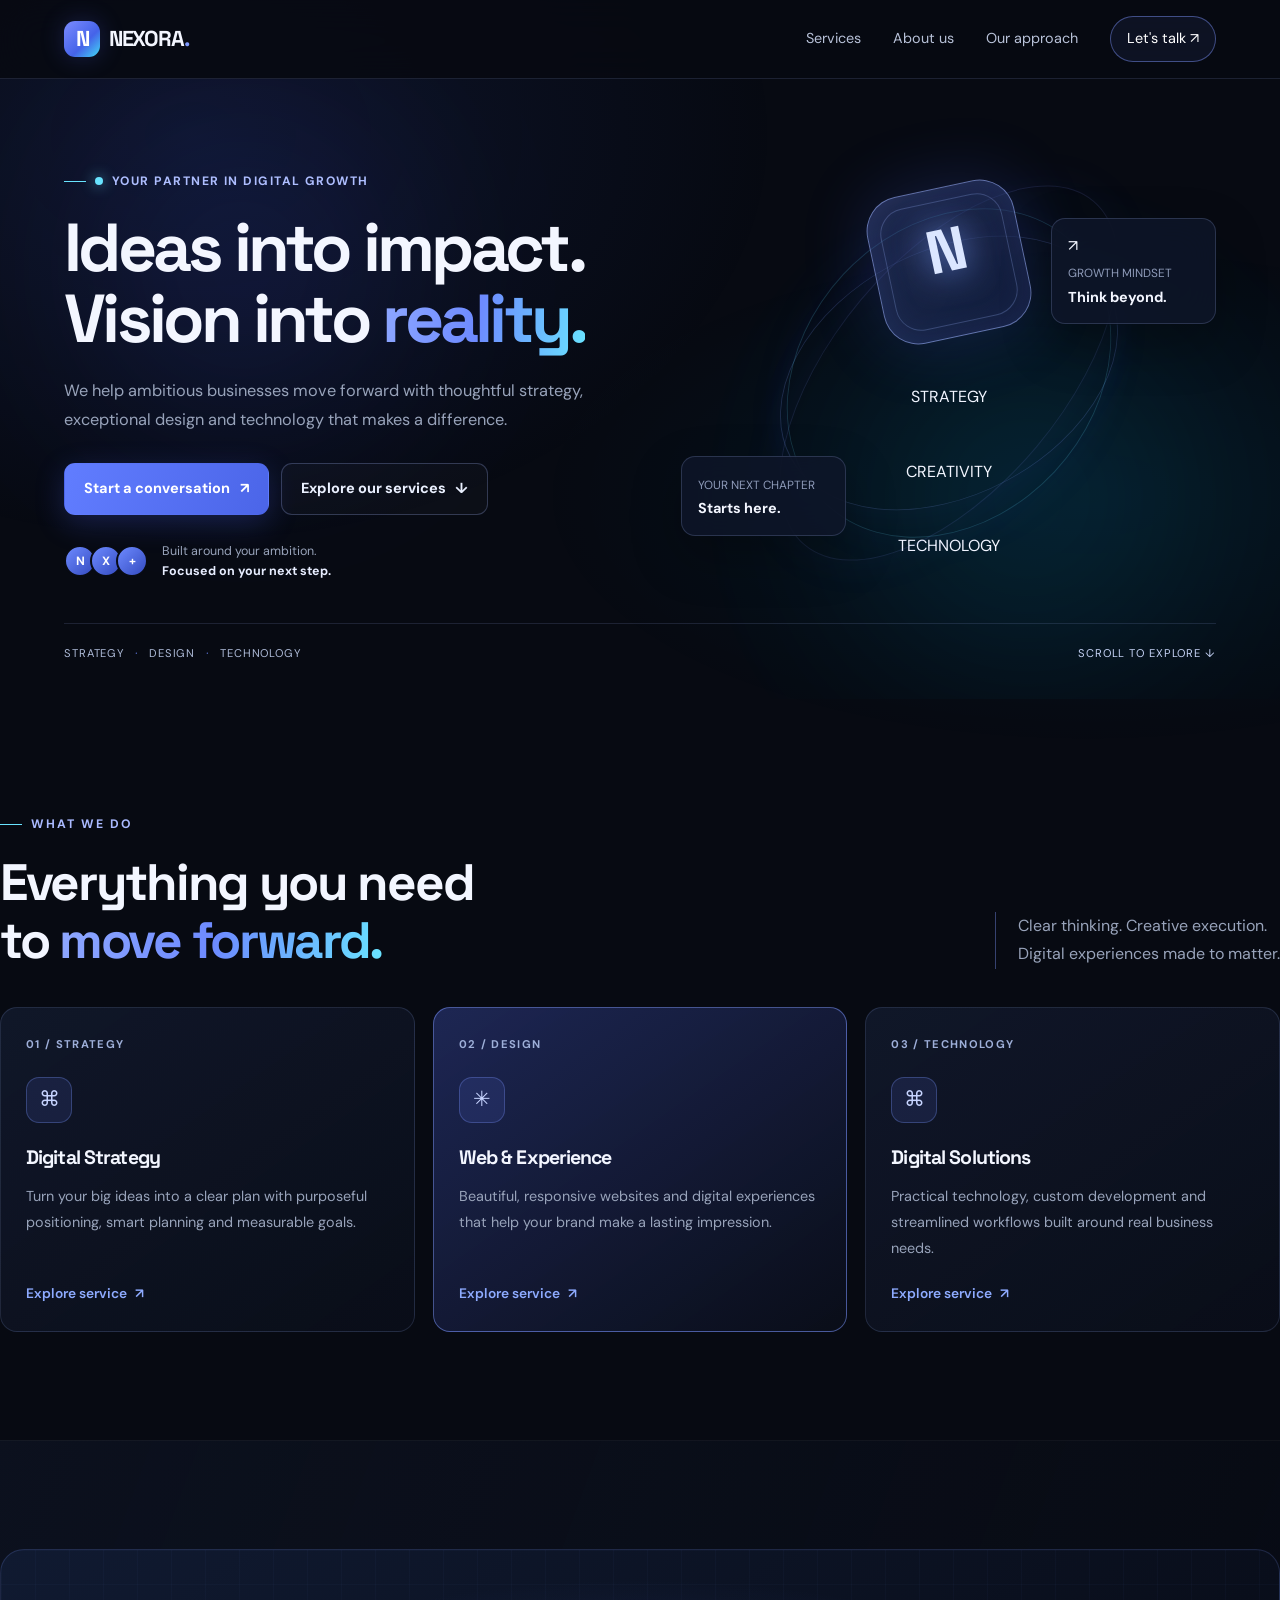
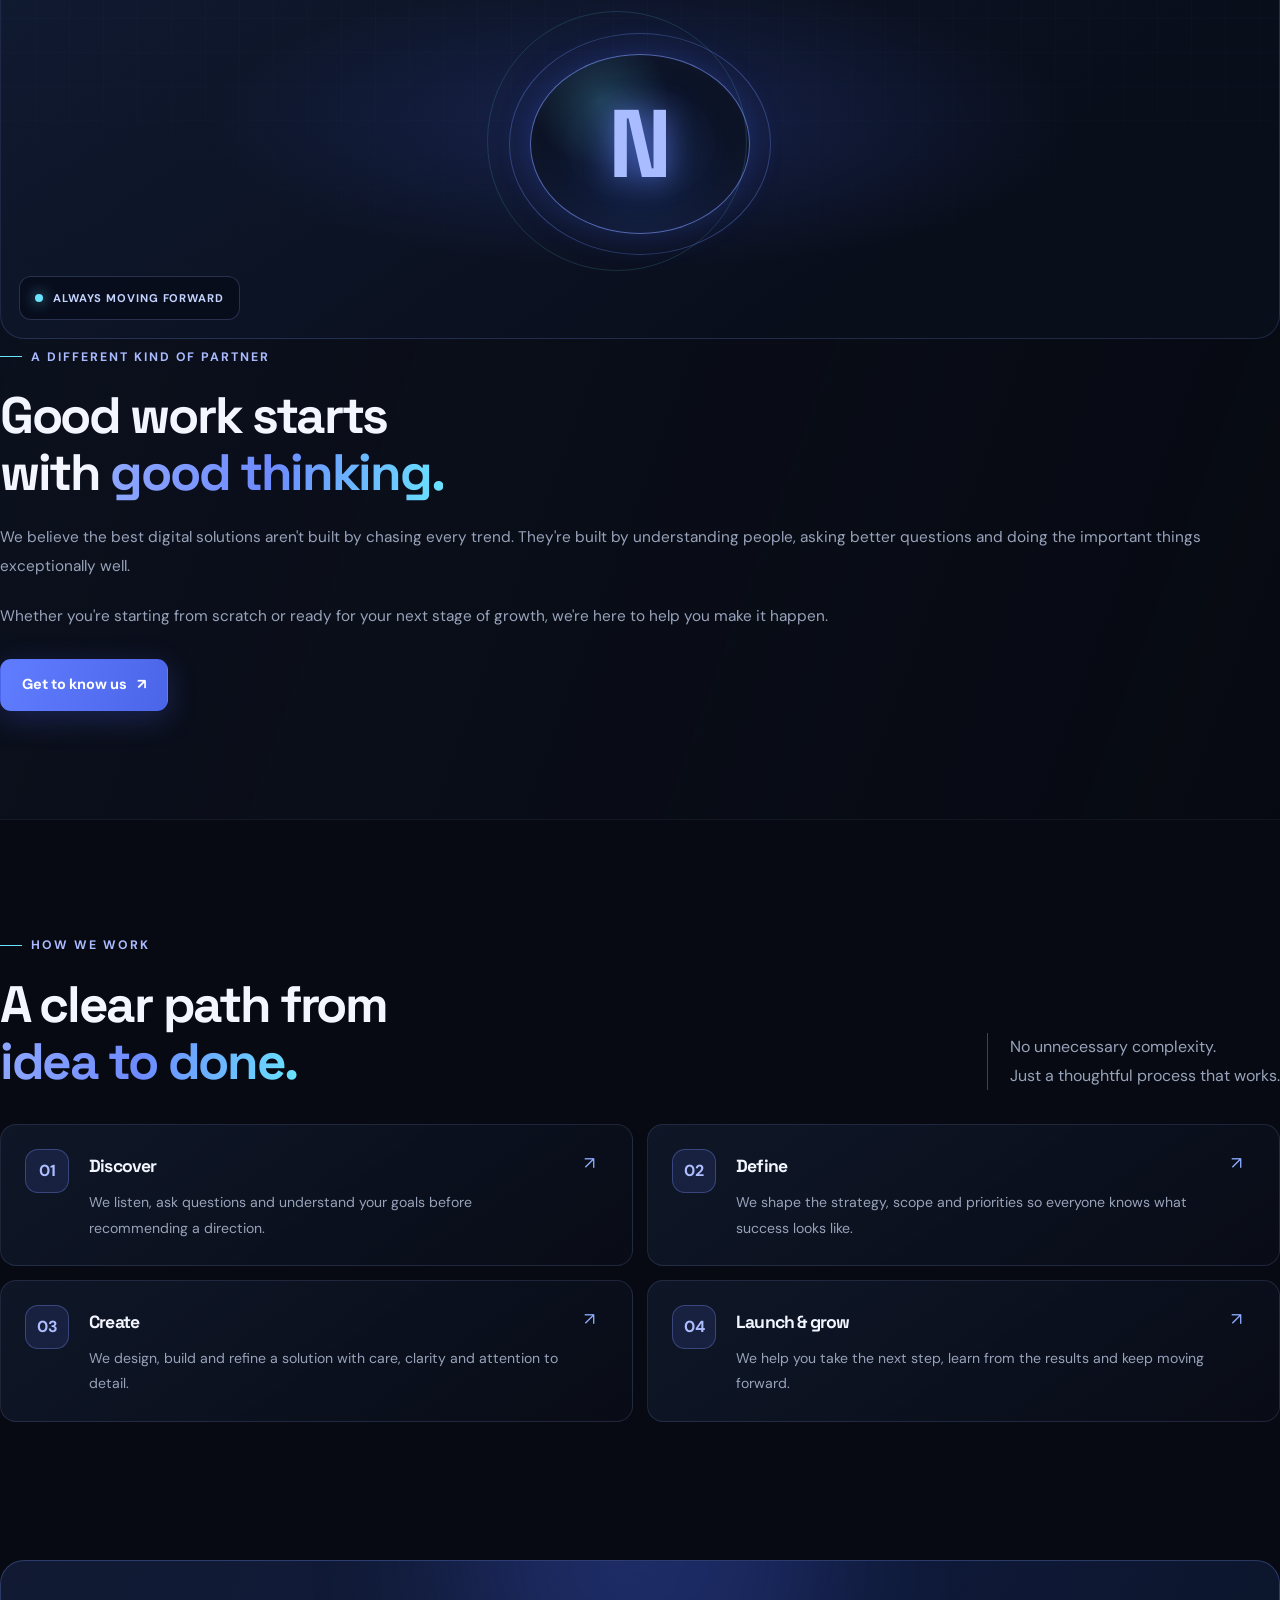
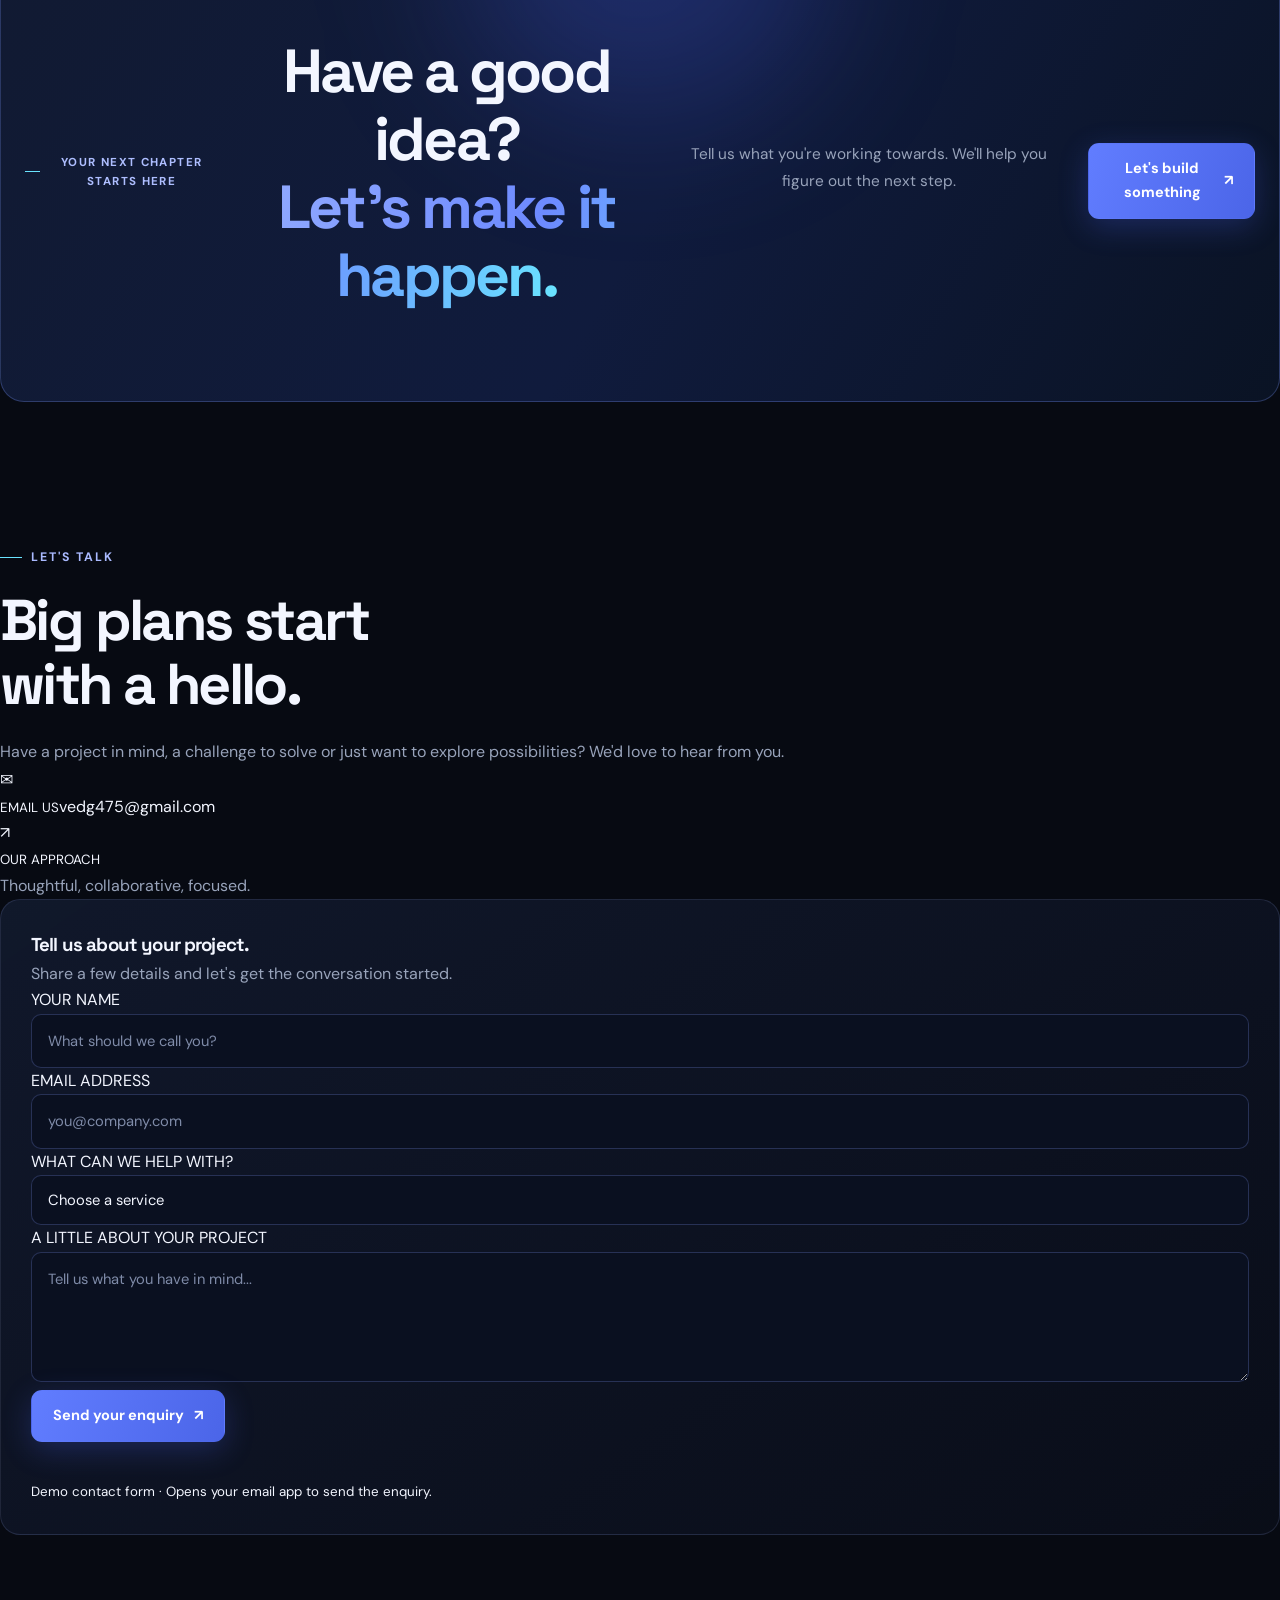
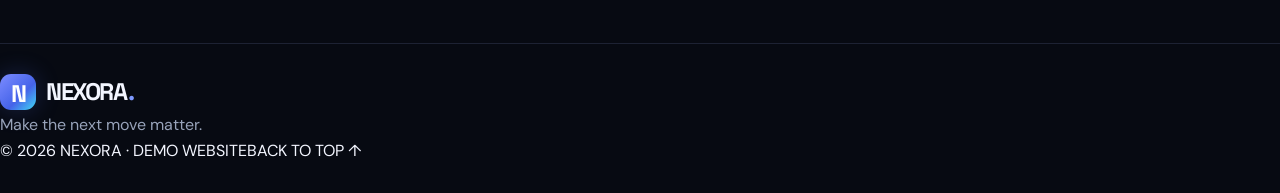
<file: demos/business/index.html>
<!DOCTYPE html>
<html lang="en">
<head>
  <meta charset="UTF-8">
  <meta name="viewport" content="width=device-width, initial-scale=1.0">
  <meta name="theme-color" content="#080b14">
  <meta name="description" content="NEXORA helps ambitious businesses grow through strategy, design and digital technology.">
  <title>NEXORA — Build What's Next</title>
  <link rel="preconnect" href="https://fonts.googleapis.com">
  <link rel="preconnect" href="https://fonts.gstatic.com" crossorigin>
  <link href="https://fonts.googleapis.com/css2?family=DM+Sans:wght@400;500;600;700&family=Manrope:wght@400;500;600;700;800&display=swap" rel="stylesheet">
  <link rel="stylesheet" href="style.css">
  <script src="script.js" defer></script>
</head>
<body>
  <header class="header">
    <a href="#home" class="logo"><span class="logo-icon">N</span>NEXORA<span class="logo-dot">.</span></a>
    <button class="menu-toggle" aria-label="Toggle menu" aria-expanded="false">☰</button>
    <nav class="nav">
      <a href="#services">Services</a>
      <a href="#about">About us</a>
      <a href="#work">Our approach</a>
      <a href="#contact" class="nav-cta">Let's talk <span>↗</span></a>
    </nav>
  </header>

  <main>
    <section class="hero" id="home">
      <div class="hero-glow glow-one"></div>
      <div class="hero-glow glow-two"></div>
      <div class="hero-content">
        <div class="eyebrow"><span class="pulse"></span> YOUR PARTNER IN DIGITAL GROWTH</div>
        <h1>Ideas into impact.<br>Vision into <span>reality.</span></h1>
        <p>We help ambitious businesses move forward with thoughtful strategy, exceptional design and technology that makes a difference.</p>
        <div class="hero-actions">
          <a class="btn btn-primary" href="#contact">Start a conversation <span>↗</span></a>
          <a class="btn btn-ghost" href="#services">Explore our services <span>↓</span></a>
        </div>
        <div class="hero-trust"><div class="trust-avatars"><span>N</span><span>X</span><span>+</span></div><p>Built around your ambition.<br><strong>Focused on your next step.</strong></p></div>
      </div>
      <div class="hero-visual" aria-label="Abstract digital network illustration">
        <div class="orbit orbit-one"></div><div class="orbit orbit-two"></div><div class="orbit orbit-three"></div>
        <div class="core"><span class="core-letter">N</span><span class="core-ring"></span></div>
        <div class="float-card card-top"><span class="card-icon">↗</span><div><small>GROWTH MINDSET</small><strong>Think beyond.</strong></div></div>
        <div class="float-card card-bottom"><span class="status-dot"></span><div><small>YOUR NEXT CHAPTER</small><strong>Starts here.</strong></div></div>
        <span class="visual-label label-one">STRATEGY</span><span class="visual-label label-two">CREATIVITY</span><span class="visual-label label-three">TECHNOLOGY</span>
      </div>
      <div class="hero-bottom"><span>STRATEGY <i>·</i> DESIGN <i>·</i> TECHNOLOGY</span><a href="#about">SCROLL TO EXPLORE ↓</a></div>
    </section>

    <section class="services section" id="services">
      <div class="section-top"><div><div class="eyebrow">WHAT WE DO</div><h2>Everything you need<br>to <span>move forward.</span></h2></div><p>Clear thinking. Creative execution.<br>Digital experiences made to matter.</p></div>
      <div class="service-grid">
        <article class="service-card"><div class="service-number">01 / STRATEGY</div><div class="service-icon">⌘</div><h3>Digital Strategy</h3><p>Turn your big ideas into a clear plan with purposeful positioning, smart planning and measurable goals.</p><a href="#contact" class="service-link">Explore service <span>↗</span></a></article>
        <article class="service-card featured"><div class="service-number">02 / DESIGN</div><div class="service-icon">✳</div><h3>Web & Experience</h3><p>Beautiful, responsive websites and digital experiences that help your brand make a lasting impression.</p><a href="#contact" class="service-link">Explore service <span>↗</span></a></article>
        <article class="service-card"><div class="service-number">03 / TECHNOLOGY</div><div class="service-icon">⌘</div><h3>Digital Solutions</h3><p>Practical technology, custom development and streamlined workflows built around real business needs.</p><a href="#contact" class="service-link">Explore service <span>↗</span></a></article>
      </div>
    </section>

    <section class="about section" id="about">
      <div class="about-visual"><div class="about-orb"><span>N</span></div><div class="about-label"><span class="pulse"></span> ALWAYS MOVING FORWARD</div><div class="about-grid"></div></div>
      <div class="about-copy"><div class="eyebrow">A DIFFERENT KIND OF PARTNER</div><h2>Good work starts<br>with <span>good thinking.</span></h2><p>We believe the best digital solutions aren't built by chasing every trend. They're built by understanding people, asking better questions and doing the important things exceptionally well.</p><p>Whether you're starting from scratch or ready for your next stage of growth, we're here to help you make it happen.</p><a class="btn btn-primary" href="#contact">Get to know us <span>↗</span></a></div>
    </section>

    <section class="approach section" id="work">
      <div class="section-top"><div><div class="eyebrow">HOW WE WORK</div><h2>A clear path from<br><span>idea to done.</span></h2></div><p>No unnecessary complexity.<br>Just a thoughtful process that works.</p></div>
      <div class="steps">
        <article class="step"><span class="step-num">01</span><div><h3>Discover</h3><p>We listen, ask questions and understand your goals before recommending a direction.</p></div><span class="step-arrow">↗</span></article>
        <article class="step"><span class="step-num">02</span><div><h3>Define</h3><p>We shape the strategy, scope and priorities so everyone knows what success looks like.</p></div><span class="step-arrow">↗</span></article>
        <article class="step"><span class="step-num">03</span><div><h3>Create</h3><p>We design, build and refine a solution with care, clarity and attention to detail.</p></div><span class="step-arrow">↗</span></article>
        <article class="step"><span class="step-num">04</span><div><h3>Launch & grow</h3><p>We help you take the next step, learn from the results and keep moving forward.</p></div><span class="step-arrow">↗</span></article>
      </div>
    </section>

    <section class="cta-band"><div class="cta-glow"></div><div class="eyebrow">YOUR NEXT CHAPTER STARTS HERE</div><h2>Have a good idea?<br><span>Let's make it happen.</span></h2><p>Tell us what you're working towards. We'll help you figure out the next step.</p><a class="btn btn-primary" href="#contact">Let's build something <span>↗</span></a></section>

    <section class="contact section" id="contact">
      <div class="contact-copy"><div class="eyebrow">LET'S TALK</div><h2>Big plans start<br>with a <span>hello.</span></h2><p>Have a project in mind, a challenge to solve or just want to explore possibilities? We'd love to hear from you.</p><div class="contact-detail"><span class="detail-icon">✉</span><div><small>EMAIL US</small><a href="mailto:vedg475@gmail.com">vedg475@gmail.com</a></div></div><div class="contact-detail"><span class="detail-icon">↗</span><div><small>OUR APPROACH</small><p>Thoughtful, collaborative, focused.</p></div></div></div>
      <form class="contact-form" id="contactForm">
        <h3>Tell us about your project.</h3><p>Share a few details and let's get the conversation started.</p>
        <label for="name">YOUR NAME</label><input id="name" name="name" placeholder="What should we call you?" required>
        <label for="email">EMAIL ADDRESS</label><input id="email" name="email" type="email" placeholder="you@company.com" required>
        <label for="service">WHAT CAN WE HELP WITH?</label><select id="service" name="service" required><option value="">Choose a service</option><option>Website design & development</option><option>Digital strategy</option><option>Custom digital solution</option><option>Something else</option></select>
        <label for="message">A LITTLE ABOUT YOUR PROJECT</label><textarea id="message" name="message" rows="4" placeholder="Tell us what you have in mind..." required></textarea>
        <button class="btn btn-primary submit-btn" type="submit">Send your enquiry <span>↗</span></button>
        <div id="formMessage" class="form-message" role="status"></div>
        <small class="form-note">Demo contact form · Opens your email app to send the enquiry.</small>
      </form>
    </section>
  </main>

  <footer class="footer"><a href="#home" class="logo"><span class="logo-icon">N</span>NEXORA<span class="logo-dot">.</span></a><p>Make the next move matter.</p><div class="footer-bottom"><span>© 2026 NEXORA · DEMO WEBSITE</span><a href="#home">BACK TO TOP ↑</a></div></footer>
</body>
</html>
</file>
<file: style.css>
﻿:root{--bg:#09090f;--panel:#11111b;--panel2:#151522;--text:#f6f4ff;--muted:#9b9aaf;--line:rgba(255,255,255,.09);--purple:#a78bfa;--pink:#e879f9;--green:#8bf0be;--font:'DM Sans',sans-serif;--display:'Space Grotesk',sans-serif}*{box-sizing:border-box}html{scroll-behavior:smooth;scroll-padding-top:90px}body{margin:0;background:var(--bg);color:var(--text);font-family:var(--font);line-height:1.6;overflow-x:hidden}body::before{content:"";position:fixed;inset:0;pointer-events:none;z-index:-1;background-image:linear-gradient(rgba(255,255,255,.014) 1px,transparent 1px),linear-gradient(90deg,rgba(255,255,255,.014) 1px,transparent 1px);background-size:64px 64px;mask-image:linear-gradient(to bottom,black,transparent 78%)}a{color:inherit;text-decoration:none}button,input,select,textarea{font:inherit}.section-wrap{width:min(1160px,calc(100% - 48px));margin-inline:auto}.ambient{position:absolute;z-index:-1;width:420px;height:420px;border-radius:50%;filter:blur(110px);opacity:.18;pointer-events:none}.ambient-one{top:130px;right:0;background:#6d28d9}.ambient-two{top:920px;left:-240px;background:#4c1d95}.site-header{width:min(1240px,calc(100% - 48px));height:88px;margin:auto;display:flex;align-items:center;justify-content:space-between;border-bottom:1px solid var(--line);position:relative;z-index:10}.brand{display:inline-flex;align-items:center;gap:11px;font-family:var(--display);font-size:13px;font-weight:700;letter-spacing:1.5px}.brand-mark{display:grid;place-items:center;width:34px;height:34px;border:1px solid rgba(167,139,250,.65);border-radius:10px;color:white;background:linear-gradient(140deg,rgba(167,139,250,.3),rgba(232,121,249,.08));font-size:19px;letter-spacing:-2px}.brand-light{color:#8f8da5;font-weight:500}.nav{display:flex;align-items:center;gap:34px;color:#b8b6c9;font-size:13px}.nav a:not(.nav-cta):hover,.footer-right a:hover{color:white}.nav-cta{padding:10px 16px;border:1px solid rgba(167,139,250,.4);border-radius:8px;color:white;background:rgba(167,139,250,.08)}.nav-cta span{margin-left:12px;color:var(--purple)}.menu-toggle{display:none;background:none;border:0}.hero{min-height:690px;display:grid;grid-template-columns:1.03fr .97fr;align-items:center;gap:38px;padding-top:40px;padding-bottom:95px;position:relative}.eyebrow{display:flex;align-items:center;gap:10px;font-size:10px;letter-spacing:2px;font-weight:700;color:#c4bddc}.status-dot{width:7px;height:7px;border-radius:50%;background:#b49aff;box-shadow:0 0 13px #a78bfa}.hero h1,.section-heading h2,.contact-copy h2{font-family:var(--display);font-weight:600;letter-spacing:-3.7px;line-height:1.06;font-size:clamp(43px,5.1vw,68px);margin:25px 0 22px}.gradient-text{background:linear-gradient(100deg,#c4b5fd 5%,#a78bfa 42%,#e879f9 100%);-webkit-background-clip:text;background-clip:text;color:transparent}.hero-intro{max-width:485px;color:var(--muted);font-size:15px;line-height:1.9}.hero-actions{display:flex;align-items:center;gap:28px;margin-top:32px}.button{display:inline-flex;align-items:center;justify-content:center;gap:24px;border:0;border-radius:8px;padding:14px 20px;font-size:13px;font-weight:700;cursor:pointer;transition:transform .2s,box-shadow .2s}.button:hover{transform:translateY(-2px)}.button-primary{color:#100d1b;background:linear-gradient(110deg,#c4b5fd,#a78bfa 55%,#d8a5fa);box-shadow:0 8px 30px rgba(139,92,246,.16)}.button-primary:hover{box-shadow:0 10px 35px rgba(139,92,246,.3)}.text-link{font-size:12px;color:#ded9ef}.text-link span{margin-left:9px;color:var(--purple)}.hero-proof{display:flex;align-items:center;gap:14px;margin-top:52px}.avatar-stack{display:flex;padding-left:4px}.avatar-stack span{display:grid;place-items:center;width:29px;height:29px;margin-left:-4px;border:2px solid var(--bg);border-radius:50%;font-size:10px;font-weight:700;background:#29223c;color:#d8c9ff}.avatar-stack span:nth-child(2){background:#422c52}.avatar-stack span:nth-child(3){background:#302b46}.hero-proof p{font-size:11px;line-height:1.7;color:#7f7c94;margin:0}.hero-proof strong{color:#d9d5e8;font-weight:600}.hero-visual{height:440px;position:relative;display:grid;place-items:center}.visual-glow{position:absolute;width:280px;height:280px;border-radius:50%;background:#7c3aed;filter:blur(100px);opacity:.28}.orbit{position:absolute;border:1px solid rgba(167,139,250,.14);border-radius:50%;transform:rotate(-23deg)}.orbit-a{width:410px;height:250px}.orbit-b{width:340px;height:390px;transform:rotate(38deg)}.visual-card{position:absolute;border:1px solid rgba(255,255,255,.13);border-radius:14px;overflow:hidden;box-shadow:0 28px 90px #0008}.card-back{width:260px;height:180px;right:0;top:40px;padding:20px;background:linear-gradient(140deg,#1d1930,#11111b);transform:rotate(7deg)}.tiny-label{font-size:8px;letter-spacing:1.6px;color:#a9a1c5}.mini-bars{height:78px;display:flex;align-items:end;gap:9px;padding:10px 2px}.mini-bars i{flex:1;border-radius:4px 4px 0 0;background:linear-gradient(#c4b5fd,#6d28d9);opacity:.9}.mini-bars i:nth-child(1){height:30%}.mini-bars i:nth-child(2){height:45%}.mini-bars i:nth-child(3){height:38%}.mini-bars i:nth-child(4){height:65%}.mini-bars i:nth-child(5){height:54%}.mini-bars i:nth-child(6){height:80%}.mini-bars i:nth-child(7){height:100%}.mini-footer{display:flex;justify-content:space-between;font-size:9px;color:#aaa5bf}.green{color:var(--green)}.card-front{width:310px;height:320px;left:20px;top:80px;background:#13121d;transform:rotate(-4deg)}.window-bar{height:35px;border-bottom:1px solid var(--line);display:flex;align-items:center;gap:5px;padding:0 12px}.window-bar>span{width:6px;height:6px;background:#5c536f;border-radius:50%}.window-bar b{margin-left:auto;font-size:8px;font-weight:500;color:#77718f}.mock-content{height:calc(100% - 35px);padding:27px 23px;position:relative;overflow:hidden;background:radial-gradient(ellipse at 95% 65%,#5b21b6 0,transparent 48%),linear-gradient(145deg,#171526,#0d0c15)}.mock-tag{font-size:7px;letter-spacing:1.5px;color:#bdb0f8}.mock-heading{position:relative;z-index:2;font:600 34px/1.04 var(--display);letter-spacing:-1.8px;margin-top:24px}.mock-heading em{font-style:normal;color:#bba5ff}.mock-line{width:118px;height:4px;border-radius:4px;background:#555064;margin-top:18px}.mock-button{width:86px;height:21px;border-radius:4px;background:linear-gradient(100deg,#c4b5fd,#a78bfa);margin-top:18px}.mock-orb{position:absolute;width:140px;height:140px;border-radius:50%;right:-28px;bottom:-30px;background:linear-gradient(145deg,#a78bfa,#4c1d95 65%,#1e1b35);box-shadow:inset -15px -15px 35px #130b2b;opacity:.9}.floating-chip{position:absolute;display:flex;align-items:center;gap:10px;padding:11px 14px;border:1px solid #ffffff1b;border-radius:10px;background:#141320ed;box-shadow:0 12px 35px #0005;backdrop-filter:blur(10px)}.chip-one{left:0;bottom:48px}.chip-two{right:-5px;bottom:6px}.chip-icon{display:grid;place-items:center;width:30px;height:30px;border-radius:8px;background:#a78bfa20;color:#c4b5fd;font-size:18px}.floating-chip b,.floating-chip small{display:block}.floating-chip b{font-size:10px}.floating-chip small{font-size:8px;color:#8f8aa5;margin-top:2px}.scroll-cue{position:absolute;bottom:28px;left:0;display:flex;align-items:center;gap:12px;font-size:8px;letter-spacing:1.7px;color:#77738c}.scroll-line{width:34px;height:1px;background:#8e7cbd}.trust-strip{border-top:1px solid var(--line);border-bottom:1px solid var(--line);padding:23px 0 25px;display:flex;align-items:center;justify-content:space-between;gap:25px}.trust-strip>p{font-size:9px;letter-spacing:1.3px;color:#77738c;margin:0}.trust-items{display:flex;gap:clamp(18px,3vw,42px);flex-wrap:wrap}.trust-items span{font-size:9px;font-weight:700;letter-spacing:1.3px;color:#b3aec6}.section{padding-top:120px;padding-bottom:120px}.section-heading{display:flex;align-items:end;justify-content:space-between;gap:45px;margin-bottom:42px}.section-heading h2{font-size:clamp(38px,4.4vw,54px);margin:18px 0 0;letter-spacing:-2.6px}.muted{color:#77748c}.section-heading>p{max-width:350px;color:var(--muted);font-size:13px;line-height:1.9;margin:0 0 5px}.services-grid{display:grid;grid-template-columns:repeat(3,1fr);gap:16px}.service-card{min-height:285px;border:1px solid var(--line);border-radius:12px;padding:25px;background:linear-gradient(145deg,#14131f,#0e0d15);transition:border-color .25s,transform .25s}.service-card:hover{transform:translateY(-5px);border-color:#a78bfa70}.service-top{display:flex;justify-content:space-between;align-items:center}.service-number{font-size:9px;letter-spacing:1.3px;color:#817b9a}.service-icon{font-size:22px;color:#b6a2ff}.service-card h3{font:600 21px var(--display);letter-spacing:-.6px;margin:34px 0 12px}.service-card p{font-size:12px;color:var(--muted);line-height:1.9;min-height:68px}.card-link{display:inline-flex;gap:15px;align-items:center;margin-top:12px;font-size:11px;color:#d2c8f6}.card-link span{color:var(--purple)}.work-section{background:linear-gradient(180deg,transparent,#100e19 12%,#100e19 88%,transparent);padding-top:105px;padding-bottom:105px}.work-grid{display:grid;grid-template-columns:1fr 1fr;gap:27px 20px}.work-wide{grid-column:1/-1}.work-art{position:relative;height:245px;border:1px solid #ffffff12;border-radius:11px;overflow:hidden}.work-wide .work-art{height:300px}.art-coaching{background:linear-gradient(110deg,#e8e6dc 0%,#d3d0c7 56%,#bbb6ad);color:#23261f;padding:19px 22px}.art-top{display:flex;justify-content:space-between;font-size:8px;letter-spacing:1.2px;font-weight:700}.art-main{position:relative;z-index:2;margin:40px 0 0 5%}.art-main small{font-size:8px;letter-spacing:2px}.art-main strong{display:block;font:600 clamp(31px,4vw,49px)/.99 var(--display);letter-spacing:-2px;margin:13px 0 17px}.art-main i{font-style:normal;color:#5b5c4e}.art-pill{display:inline-block;border:1px solid #4c4d43;border-radius:20px;padding:7px 10px;font-size:7px;letter-spacing:1px}.art-shape{position:absolute;width:300px;height:300px;border-radius:50%;right:7%;top:20px;background:radial-gradient(circle at 35% 30%,#faf8ed,#aaa99d 55%,#74786c);box-shadow:inset -30px -25px 50px #45483b4a;opacity:.78}.work-meta{display:flex;align-items:center;justify-content:space-between;padding:14px 2px}.work-meta h3{font:500 15px var(--display);margin:0}.work-meta p{font-size:10px;color:#8f8aa3;margin:4px 0 0}.work-arrow{display:grid;place-items:center;width:31px;height:31px;border:1px solid var(--line);border-radius:50%;color:#c6b6ff}.art-cafe{background:#d5b8a0;color:#39291f;padding:18px}.cafe-label{font:600 24px/1.1 var(--display);letter-spacing:-1px}.cafe-label small{font:600 7px var(--font);letter-spacing:2px}.coffee-cup{position:absolute;width:145px;height:145px;left:50%;top:52%;transform:translate(-50%,-50%);border-radius:50%;background:radial-gradient(circle at 40% 38%,#f3e8d8 0 18%,#815b43 19% 25%,#f2e3d0 26% 36%,#a27d60 37% 40%,#eee0cf 41% 60%,#99775d 61% 64%,#d7c0a7 65%);box-shadow:0 15px 35px #68463030}.coffee-cup span{position:absolute;right:-21px;top:43px;width:39px;height:53px;border:8px solid #e8d5c1;border-left:0;border-radius:0 22px 22px 0}.cafe-bottom{position:absolute;bottom:15px;left:18px;font-size:7px;letter-spacing:1.8px}.art-commerce{background:#d4e2d8;color:#27382f;padding:18px}.commerce-top{display:flex;justify-content:space-between;font:700 16px var(--display)}.commerce-top span{font:600 7px var(--font);letter-spacing:1.2px}.product-orb{position:absolute;width:160px;height:190px;right:8%;top:20%;border-radius:48% 48% 35% 35%;background:linear-gradient(130deg,#f2e7cf,#b6c5b4 55%,#758b78);box-shadow:inset -18px -12px 30px #4d645d38,0 20px 30px #4d645d25;transform:rotate(8deg)}.product-copy{position:absolute;bottom:22px;left:20px}.product-copy small{font-size:7px;letter-spacing:1.5px}.product-copy strong{display:block;font:600 30px/.98 var(--display);letter-spacing:-1.2px;margin:6px 0 11px}.product-copy span{font-size:7px;letter-spacing:1px}.process-section{padding-top:115px;padding-bottom:125px}.process-grid{display:grid;grid-template-columns:repeat(4,1fr);border-top:1px solid var(--line)}.process-step{padding:25px 22px 0 0;position:relative}.process-step:not(:first-child){padding-left:22px;border-left:1px solid var(--line)}.process-step>span{font:500 12px var(--display);color:#b8a5ff}.process-step h3{font:600 18px var(--display);margin:28px 0 9px}.process-step p{font-size:11px;line-height:1.9;color:var(--muted);margin:0;max-width:220px}.contact-section{padding:95px 0;background:radial-gradient(ellipse at 15% 45%,#3b1b6b55,transparent 48%),linear-gradient(110deg,#100e19,#0b0a12);border-top:1px solid #ffffff0b;border-bottom:1px solid #ffffff0b}.contact-inner{display:grid;grid-template-columns:1fr .82fr;gap:90px;align-items:start}.contact-copy h2{font-size:clamp(47px,5.3vw,66px);margin:24px 0}.contact-copy>p{max-width:390px;color:var(--muted);font-size:13px;line-height:1.9}.contact-note{display:flex;align-items:center;gap:13px;margin-top:40px}.note-icon{display:grid;place-items:center;width:39px;height:39px;border:1px solid #a78bfa4a;border-radius:10px;color:#c5b5ff}.contact-note b,.contact-note small{display:block}.contact-note b{font-size:11px}.contact-note small{font-size:10px;color:#8e89a4;margin-top:3px}.contact-form{border:1px solid #ffffff14;background:#11101a;padding:26px;border-radius:13px;box-shadow:0 20px 70px #0003}.form-heading{display:flex;justify-content:space-between;font-size:9px;font-weight:700;letter-spacing:1.5px;color:#c9c0e5;margin-bottom:23px}.form-step{color:#77718c}.contact-form label{display:block;font-size:10px;color:#c7c2d7;margin:15px 0 7px}.contact-form input,.contact-form select,.contact-form textarea{width:100%;border:1px solid #ffffff16;background:#0c0b13;color:#f4f0ff;border-radius:7px;padding:11px 12px;font-size:11px;outline:none;transition:border-color .2s}.contact-form input:focus,.contact-form select:focus,.contact-form textarea:focus{border-color:#a78bfa99}.contact-form input::placeholder,.contact-form textarea::placeholder{color:#666177}.contact-form select:invalid{color:#77718c}.contact-form select option{background:#11101a;color:#f4f0ff}.contact-form textarea{resize:vertical}.submit-button{width:100%;margin-top:19px}.form-disclaimer{font-size:9px;line-height:1.7;color:#77718c;margin:12px 0 0}.form-status{font-size:11px;color:#c4b5fd;min-height:0;margin:8px 0 0}.site-footer{min-height:95px;display:flex;align-items:center;justify-content:space-between;gap:20px}.site-footer>p{font-size:10px;color:#77738c}.footer-right{display:flex;align-items:center;gap:22px;font-size:10px;color:#8d88a1}.reveal{opacity:0;transform:translateY(18px);transition:opacity .65s ease,transform .65s ease}.reveal.is-visible{opacity:1;transform:translateY(0)}@media(prefers-reduced-motion:reduce){*,*::before,*::after{scroll-behavior:auto!important;transition:none!important;animation:none!important}.reveal{opacity:1;transform:none}}@media(max-width:900px){.hero{grid-template-columns:1fr 1fr;gap:12px;min-height:620px}.hero h1{font-size:clamp(42px,6vw,58px);letter-spacing:-2.8px}.hero-visual{transform:scale(.88);transform-origin:center}.section{padding-top:90px;padding-bottom:90px}.contact-inner{gap:35px}.trust-strip{align-items:flex-start;flex-direction:column}.trust-items{gap:20px}.card-front{left:0}.chip-two{right:-15px}}@media(max-width:680px){.section-wrap,.site-header{width:calc(100% - 36px)}.site-header{height:72px}.menu-toggle{display:flex;flex-direction:column;gap:5px;padding:10px;border:1px solid var(--line);border-radius:8px}.menu-toggle span{width:18px;height:2px;background:#e6dfff;display:block}.nav{display:none;position:absolute;top:63px;left:0;right:0;padding:18px;background:#11101af7;border:1px solid var(--line);border-radius:12px;flex-direction:column;align-items:stretch;gap:18px}.nav.open{display:flex}.nav-cta{text-align:center}.hero{display:flex;flex-direction:column;align-items:stretch;padding-top:68px;padding-bottom:75px;gap:10px}.hero h1{font-size:clamp(43px,11vw,58px);letter-spacing:-2.8px}.hero-intro{font-size:13px}.hero-proof{margin-top:35px}.hero-visual{height:370px;transform:scale(.88);transform-origin:center;margin:0 -22px}.card-front{left:8%;top:35px}.card-back{right:5%;top:5px}.chip-one{left:3%;bottom:22px}.chip-two{right:1%;bottom:-4px}.scroll-cue{bottom:22px}.trust-strip{padding:20px 0}.trust-items{gap:14px 20px}.trust-items span{font-size:8px}.section{padding-top:75px;padding-bottom:75px}.section-heading{display:block;margin-bottom:28px}.section-heading h2{font-size:42px;letter-spacing:-2px}.section-heading>p{margin-top:20px}.services-grid{grid-template-columns:1fr}.service-card{min-height:245px}.service-card h3{margin-top:24px}.service-card p{min-height:0}.work-section{padding-top:75px;padding-bottom:75px}.work-grid{grid-template-columns:1fr;gap:20px}.work-wide{grid-column:auto}.work-wide .work-art{height:250px}.art-shape{width:190px;height:190px;right:-10px;top:45px}.art-main{margin-top:35px;margin-left:0}.art-main strong{font-size:39px}.art-top{font-size:7px}.work-art{height:235px}.process-grid{grid-template-columns:1fr 1fr;row-gap:28px}.process-step{padding:20px 12px 0 0}.process-step:not(:first-child){padding-left:14px}.process-step:nth-child(3){border-left:0;padding-left:0}.process-step h3{margin-top:18px}.contact-section{padding:72px 0}.contact-inner{grid-template-columns:1fr;gap:38px}.contact-copy h2{font-size:54px}.contact-note{margin-top:28px}.contact-form{padding:20px}.site-footer{padding-top:25px;padding-bottom:25px;flex-wrap:wrap}.site-footer>p{order:3;width:100%;margin:0}.footer-right{gap:12px;font-size:9px}}@media(max-width:380px){.hero h1{font-size:39px}.hero-actions{gap:16px}.button{padding:13px 15px;gap:13px}.hero-visual{transform:scale(.77);margin:-12px -35px}.contact-copy h2{font-size:47px}.footer-right{width:100%;justify-content:space-between}}
/* ===== IMZO MOBILE RESPONSIVE FIX ===== */

html,
body {
  width: 100%;
  max-width: 100%;
  overflow-x: clip;
}

img,
video,
iframe {
  max-width: 100%;
}

.section-wrap,
.site-header {
  min-width: 0;
  max-width: calc(100% - 36px);
}

.hero,
.hero > *,
.contact-inner,
.contact-inner > *,
.section-heading,
.work-grid,
.services-grid,
.process-grid {
  min-width: 0;
}

.hero h1,
.section-heading h2,
.contact-copy h2,
.hero-intro,
.section-heading > p {
  overflow-wrap: anywhere;
}

@media (max-width: 680px) {
  .hero {
    width: 100%;
    min-width: 0;
  }

  .hero-visual {
    width: 100%;
    max-width: 100%;
    margin-left: 0;
    margin-right: 0;
    overflow: clip;
  }

  .hero-visual .card-front {
    left: 4%;
    max-width: 88%;
  }

  .hero-visual .card-back {
    right: 4%;
    max-width: 78%;
  }

  .hero-visual .chip-one {
    left: 0;
  }

  .hero-visual .chip-two {
    right: 0;
  }

  .work-grid,
  .services-grid {
    grid-template-columns: minmax(0, 1fr);
  }

  .contact-inner {
    grid-template-columns: minmax(0, 1fr);
  }

  .contact-form {
    min-width: 0;
    max-width: 100%;
  }

  .contact-form input,
  .contact-form select,
  .contact-form textarea {
    min-width: 0;
  }

  .site-footer {
    min-width: 0;
  }
}

@media (max-width: 380px) {
  .section-wrap,
  .site-header {
    width: calc(100% - 28px);
    max-width: calc(100% - 28px);
  }

  .hero-visual {
    transform: scale(.77);
    transform-origin: center;
    margin-top: -12px;
    margin-bottom: -12px;
  }

  .hero-actions {
    flex-wrap: wrap;
  }
}

/* ===== END MOBILE FIX ===== */

/* IMZO logo sizing */
.brand-logo {
    display: block;
    width: 150px;
    height: auto;
    max-height: 52px;
    object-fit: contain;
    object-position: left center;
}

.site-header .brand,
.site-footer .brand {
    display: inline-flex;
    align-items: center;
}

@media (max-width: 600px) {
    .brand-logo {
        width: 118px;
        max-height: 42px;
    }
}

.brand-logo { width: 125px; height: 42px; max-height: 42px; object-fit: contain; object-position: left center; }
@media (max-width: 600px) { .brand-logo { width: 105px; height: 36px; max-height: 36px; } }

/* IMZO symbol + wordmark layout */
.imzo-brand {
  display: inline-flex;
  align-items: center;
  gap: 10px;
  text-decoration: none;
}
.imzo-symbol {
  display: block;
  width: 44px;
  height: 44px;
  object-fit: contain;
  flex: 0 0 auto;
}
.imzo-brand-copy {
  display: flex;
  flex-direction: column;
  align-items: flex-start;
  line-height: 1;
}
.imzo-wordmark {
  font-size: 27px;
  font-weight: 800;
  letter-spacing: 1.5px;
}
.imzo-tagline {
  margin-top: 5px;
  font-size: 9px;
  line-height: 1.2;
  white-space: nowrap;
  opacity: .8;
}
@media (max-width: 600px) {
  .imzo-symbol { width: 36px; height: 36px; }
  .imzo-brand { gap: 7px; }
  .imzo-wordmark { font-size: 23px; }
  .imzo-tagline { font-size: 8px; }
}

/* IMZO header logo and wordmark */
.site-header .imzo-brand {
  display: inline-flex;
  align-items: center;
  gap: 10px;
  flex-shrink: 0;
  text-decoration: none;
}

.site-header .imzo-symbol {
  display: block;
  width: 38px;
  height: 38px;
  object-fit: contain;
  flex-shrink: 0;
}

.site-header .imzo-brand-copy {
  display: flex;
  flex-direction: column;
  justify-content: center;
  gap: 3px;
}

.site-header .imzo-wordmark {
  color: #f5f2ff;
  font-family: "Space Grotesk", sans-serif;
  font-size: 23px;
  font-weight: 700;
  letter-spacing: 2px;
  line-height: 1;
}

.site-header .imzo-tagline {
  color: #aaa2bf;
  font-size: 9px;
  line-height: 1.4;
  letter-spacing: 0.2px;
}

/* Instagram link in the contact section */
.contact-instagram {
  display: inline-flex;
  align-items: center;
  justify-content: center;
  width: fit-content;
  margin-top: 18px;
  padding: 11px 18px;
  border: 1px solid rgba(180, 140, 255, 0.45);
  border-radius: 10px;
  color: #d5bdff;
  text-decoration: none;
  font-size: 14px;
  font-weight: 600;
  transition: background 0.2s ease, border-color 0.2s ease;
}

.contact-instagram:hover {
  background: rgba(160, 110, 255, 0.12);
  border-color: #b58cff;
}

/* WhatsApp country code and number layout */
.whatsapp-field {
  display: grid;
  grid-template-columns: minmax(135px, 0.9fr) minmax(0, 1.4fr);
  gap: 10px;
  width: 100%;
}

.whatsapp-field select,
.whatsapp-field input {
  min-width: 0;
  width: 100%;
}

@media (max-width: 480px) {
  .whatsapp-field {
    grid-template-columns: minmax(115px, 0.9fr) minmax(0, 1.1fr);
    gap: 8px;
  }
}
/* ===== IMZO HERO MOTION EFFECTS ===== */
.hero-visual .card-back {
  animation: imzo-float-back 6.5s ease-in-out infinite;
  will-change: transform;
}

.hero-visual .card-front {
  animation: imzo-float-front 7s ease-in-out infinite;
  will-change: transform;
}

.hero-visual .orbit-b {
  animation: imzo-orbit-drift 12s ease-in-out infinite;
  will-change: transform;
}

.hero-visual .visual-glow {
  animation: imzo-glow-pulse 5s ease-in-out infinite;
}

.hero-visual .chip-one {
  animation: imzo-chip-one 5.5s ease-in-out infinite;
}

.hero-visual .chip-two {
  animation: imzo-chip-two 6s ease-in-out infinite;
}

@keyframes imzo-float-back {
  0%, 100% { transform: translate3d(0, 0, 0) rotate(7deg); }
  50% { transform: translate3d(-6px, -10px, 0) rotate(9deg); }
}

@keyframes imzo-float-front {
  0%, 100% { transform: translate3d(0, 0, 0) rotate(-4deg); }
  50% { transform: translate3d(5px, -8px, 0) rotate(-2deg); }
}

@keyframes imzo-orbit-drift {
  0%, 100% { transform: rotate(38deg); }
  50% { transform: rotate(41deg); }
}

@keyframes imzo-glow-pulse {
  0%, 100% { opacity: .22; }
  50% { opacity: .38; }
}

@keyframes imzo-chip-one {
  0%, 100% { transform: translate3d(0, 0, 0); }
  50% { transform: translate3d(0, -6px, 0); }
}

@keyframes imzo-chip-two {
  0%, 100% { transform: translate3d(0, 0, 0); }
  50% { transform: translate3d(0, 5px, 0); }
}

@media (prefers-reduced-motion: reduce) {
  .hero-visual .card-back,
  .hero-visual .card-front,
  .hero-visual .orbit-b,
  .hero-visual .visual-glow,
  .hero-visual .chip-one,
  .hero-visual .chip-two {
    animation: none !important;
    will-change: auto;
  }
}
/* ===== END IMZO HERO MOTION EFFECTS ===== */


/* ===== IMZO PORTFOLIO SHOWCASE V2 ===== */
.imzo-portfolio-heading {
  display: flex;
  align-items: flex-end;
  justify-content: space-between;
  gap: 32px;
  margin-bottom: 34px;
}

.imzo-heading-copy {
  min-width: 0;
  max-width: 760px;
}

.imzo-portfolio-heading h2 {
  margin: 18px 0 16px;
  font-family: var(--display);
  font-size: clamp(34px, 4.2vw, 55px);
  font-weight: 600;
  line-height: 1.08;
  letter-spacing: -2.2px;
  overflow-wrap: anywhere;
}

.imzo-heading-copy > p {
  max-width: 620px;
  color: var(--muted);
  font-size: 14px;
  line-height: 1.8;
  margin: 0;
}

.imzo-project-count {
  display: flex;
  align-items: center;
  gap: 12px;
  flex-shrink: 0;
  padding: 14px 17px;
  border: 1px solid rgba(167,139,250,.25);
  border-radius: 14px;
  background: rgba(16,17,38,.7);
}

.imzo-count-spark {
  color: #b49aff;
  font-size: 25px;
}

.imzo-project-count strong,
.imzo-project-count small {
  display: block;
}

.imzo-project-count strong {
  font-size: 12px;
  font-weight: 600;
}

.imzo-project-count small {
  margin-top: 5px;
  color: var(--muted);
  font-size: 10px;
}

.imzo-project-grid {
  display: grid;
  grid-template-columns: repeat(3, minmax(0, 1fr));
  gap: 20px;
  align-items: stretch;
}

.imzo-project-card {
  min-width: 0;
  display: flex;
  flex-direction: column;
  padding: 10px;
  border: 1px solid rgba(143,154,205,.22);
  border-radius: 15px;
  background: linear-gradient(145deg, rgba(17,21,44,.92), rgba(7,10,23,.96));
  box-shadow: 0 16px 42px rgba(0,0,0,.17);
  transition: transform .3s ease, border-color .3s ease, box-shadow .3s ease;
}

.imzo-project-card:hover {
  transform: translateY(-5px);
  border-color: rgba(167,139,250,.68);
  box-shadow: 0 20px 48px rgba(63,34,139,.2);
}

.imzo-preview-link {
  display: block;
  color: inherit;
  text-decoration: none;
  outline-offset: 4px;
}

.imzo-project-preview {
  position: relative;
  min-width: 0;
  height: 225px;
  overflow: hidden;
  isolation: isolate;
  border: 1px solid rgba(255,255,255,.12);
  border-radius: 10px;
}

.imzo-browser-bar {
  position: relative;
  z-index: 3;
  display: flex;
  align-items: center;
  justify-content: space-between;
  gap: 6px;
  height: 32px;
  padding: 0 10px;
  border-bottom: 1px solid rgba(255,255,255,.12);
  background: rgba(7,9,19,.78);
  color: #f5f3ff;
  font-size: 8px;
}

.imzo-browser-brand {
  flex-shrink: 0;
  font-weight: 700;
  letter-spacing: .4px;
}

.imzo-browser-links {
  color: rgba(235,232,255,.72);
  font-size: 7px;
  white-space: nowrap;
}

.imzo-browser-cta {
  flex-shrink: 0;
  padding: 5px 7px;
  border-radius: 5px;
  background: #8251ef;
  color: white;
  font-size: 7px;
}

.imzo-preview-content {
  position: absolute;
  z-index: 2;
  top: 63px;
  left: 15px;
  width: 68%;
}

.imzo-preview-content > small,
.imzo-noir-copy > small,
.imzo-ember-copy > small,
.imzo-featured-screen > small {
  display: block;
  color: #c2b2ff;
  font-size: 7px;
  letter-spacing: 1px;
}

.imzo-preview-content > strong {
  display: block;
  margin-top: 10px;
  font-family: var(--display);
  font-size: clamp(18px, 2vw, 27px);
  line-height: 1.05;
  letter-spacing: -.8px;
}

.imzo-preview-content > p {
  max-width: 180px;
  margin: 9px 0 12px;
  color: rgba(235,232,255,.68);
  font-size: 8px;
  line-height: 1.5;
}

.imzo-mini-button {
  display: inline-block;
  padding: 6px 9px;
  border: 1px solid rgba(181,153,255,.55);
  border-radius: 5px;
  background: rgba(115,65,220,.25);
  color: #f5f0ff;
  font-size: 7px;
  font-weight: 600;
}

.imzo-preview-nexora {
  background:
    radial-gradient(ellipse at 75% 62%, rgba(92,44,233,.38), transparent 42%),
    linear-gradient(135deg, #090b1b, #12102d 70%, #080b18);
  color: #faf9ff;
}

.imzo-preview-orb {
  position: absolute;
  z-index: 1;
  right: -25px;
  bottom: 9px;
  width: 145px;
  height: 115px;
  border: 2px solid rgba(121,78,255,.75);
  border-radius: 48% 52% 60% 40%;
  background: repeating-radial-gradient(ellipse at 40% 45%, transparent 0 6px, rgba(133,93,255,.56) 7px 8px, transparent 9px 13px);
  transform: rotate(-25deg);
  filter: drop-shadow(0 0 12px rgba(113,69,255,.38));
}

.imzo-preview-lines {
  position: absolute;
  right: 8px;
  bottom: 17px;
  width: 105px;
  height: 78px;
  border: 1px solid rgba(174,147,255,.23);
  border-radius: 50%;
  transform: rotate(22deg);
}

.imzo-preview-phone {
  position: absolute;
  z-index: 4;
  right: 10px;
  bottom: -9px;
  display: flex;
  flex-direction: column;
  gap: 7px;
  width: 64px;
  height: 120px;
  padding: 11px 7px;
  border: 2px solid #5b5b78;
  border-radius: 12px;
  background: #0b0c1b;
  box-shadow: 0 7px 20px #0008;
  color: #f8f5ff;
}

.imzo-preview-phone > span,
.imzo-featured-phone > span {
  font-size: 6px;
  font-weight: 700;
}

.imzo-preview-phone > strong {
  margin-top: 8px;
  font-size: 10px;
  line-height: 1.15;
}

.imzo-preview-phone > i,
.imzo-featured-phone > i {
  display: block;
  height: 3px;
  border-radius: 5px;
  background: #7651e9;
}

.imzo-preview-phone > i:nth-of-type(2) {
  width: 70%;
  opacity: .65;
}

.imzo-preview-phone > i:nth-of-type(3) {
  width: 45%;
  opacity: .4;
}

.imzo-preview-noir {
  background: linear-gradient(140deg, #080808, #1c1711 68%, #0a0908);
  color: #f8f0e3;
}

.imzo-noir-browser {
  background: rgba(10,9,8,.85);
}

.imzo-noir-browser .imzo-browser-brand {
  font-family: Georgia, serif;
  font-size: 13px;
  font-weight: 400;
  letter-spacing: 1px;
}

.imzo-noir-browser .imzo-browser-cta {
  background: #a65d25;
}

.imzo-noir-product {
  position: absolute;
  right: 2%;
  bottom: -10px;
  width: 58%;
  height: 78%;
}

.imzo-product-light {
  position: absolute;
  inset: 5px 0 0;
  border-radius: 50%;
  background: radial-gradient(ellipse, rgba(200,123,45,.35), transparent 67%);
}

.imzo-product-object {
  position: absolute;
  right: 16%;
  bottom: 12%;
  width: 48%;
  height: 55%;
  border: 1px solid rgba(242,191,119,.38);
  border-radius: 48% 48% 22% 22%;
  background: linear-gradient(130deg, #66401f, #21150d 58%, #9d6733);
  box-shadow: 0 0 35px rgba(184,106,38,.24);
  transform: rotate(-12deg);
}

.imzo-noir-copy {
  position: absolute;
  z-index: 2;
  top: 69px;
  left: 15px;
}

.imzo-noir-copy > small {
  color: #d7a86f;
  font-size: 6px;
}

.imzo-noir-copy > strong {
  display: block;
  margin: 8px 0 12px;
  font-family: Georgia, serif;
  font-size: clamp(22px, 2.5vw, 30px);
  font-weight: 400;
  line-height: .98;
}

.imzo-noir-copy .imzo-mini-button {
  border-color: #8d552d;
  background: #8a4b22;
}

.imzo-noir-caption {
  position: absolute;
  right: 12px;
  bottom: 12px;
  color: rgba(244,222,191,.65);
  font-size: 6px;
  letter-spacing: 1.5px;
}

.imzo-preview-ember {
  background: #eee8dd;
  color: #29251f;
}

.imzo-ember-browser {
  border-color: #ded5c7;
  background: rgba(250,247,241,.94);
  color: #28251f;
}

.imzo-ember-browser .imzo-browser-links {
  color: #6f685d;
}

.imzo-ember-menu {
  flex-shrink: 0;
  padding: 5px 7px;
  border-radius: 4px;
  background: #2c2923;
  color: #fffaf1;
  font-size: 7px;
}

.imzo-ember-room {
  position: absolute;
  inset: 32px 0 0;
  overflow: hidden;
  background:
    linear-gradient(90deg, rgba(255,255,255,.85), transparent 65%),
    linear-gradient(180deg, #eee8dc, #d8cbbb);
}

.imzo-ember-copy {
  position: absolute;
  z-index: 3;
  top: 32px;
  left: 14px;
}

.imzo-ember-copy > small {
  color: #80715f;
  font-size: 6px;
  letter-spacing: .6px;
}

.imzo-ember-copy > strong {
  display: block;
  margin: 9px 0 13px;
  font-family: Georgia, serif;
  font-size: clamp(20px, 2.4vw, 28px);
  font-weight: 400;
  line-height: 1.03;
}

.imzo-ember-button {
  display: inline-block;
  padding: 6px 8px;
  border-radius: 4px;
  background: #29251f;
  color: #fffaf1;
  font-size: 7px;
}

.imzo-ember-table {
  position: absolute;
  right: -10px;
  bottom: 7px;
  width: 53%;
  height: 22px;
  border-radius: 50%;
  background: #a77b53;
  box-shadow: 0 7px 0 #7c5739;
}

.imzo-ember-table::before,
.imzo-ember-table::after {
  position: absolute;
  top: 15px;
  width: 5px;
  height: 58px;
  background: #805b3d;
  content: "";
}

.imzo-ember-table::before { left: 15%; }
.imzo-ember-table::after { right: 15%; }

.imzo-ember-vase {
  position: absolute;
  z-index: 2;
  right: 25%;
  bottom: 22px;
  width: 28px;
  height: 43px;
  border-radius: 8px 8px 12px 12px;
  background: linear-gradient(90deg, #b5a38b, #e4d6bd, #a99880);
}

.imzo-ember-plant {
  position: absolute;
  z-index: 2;
  right: calc(25% + 7px);
  bottom: 62px;
  width: 14px;
  height: 48px;
  border-left: 2px solid #68765b;
  transform: rotate(8deg);
}

.imzo-ember-plant::before,
.imzo-ember-plant::after {
  position: absolute;
  width: 17px;
  height: 8px;
  border-radius: 100% 0 100% 0;
  background: #778568;
  content: "";
}

.imzo-ember-plant::before {
  top: 8px;
  left: -13px;
  transform: rotate(-25deg);
}

.imzo-ember-plant::after {
  top: 23px;
  left: -1px;
  transform: rotate(25deg);
}

.imzo-project-body {
  display: flex;
  flex: 1;
  flex-direction: column;
  padding: 17px 4px 5px;
}

.imzo-category {
  display: inline-flex;
  align-self: flex-start;
  padding: 5px 10px;
  border: 1px solid rgba(167,139,250,.52);
  border-radius: 999px;
  background: rgba(109,66,205,.15);
  color: #d3c3ff;
  font-size: 10px;
  line-height: 1.2;
}

.imzo-category-teal {
  border-color: rgba(45,212,191,.5);
  background: rgba(13,148,136,.12);
  color: #7de5d8;
}

.imzo-project-body h3 {
  margin: 12px 0 7px;
  color: var(--text);
  font-family: var(--display);
  font-size: 22px;
  font-weight: 600;
  letter-spacing: -.5px;
}

.imzo-project-body > p {
  min-height: 65px;
  margin: 0 0 16px;
  color: var(--muted);
  font-size: 12px;
  line-height: 1.7;
}

.imzo-feature-list {
  display: flex;
  flex-wrap: wrap;
  gap: 9px 13px;
  margin: 0 0 17px;
}

.imzo-feature-list > span {
  display: inline-flex;
  align-items: center;
  gap: 5px;
  color: #c5c6dc;
  font-size: 10px;
}

.imzo-feature-list i {
  color: #72dfd0;
  font-size: 12px;
  font-style: normal;
}

.imzo-demo-button {
  display: flex;
  align-items: center;
  justify-content: center;
  gap: 9px;
  width: 100%;
  min-height: 42px;
  margin-top: auto;
  padding: 10px 12px;
  border: 1px solid rgba(167,139,250,.75);
  border-radius: 9px;
  background: rgba(100,68,190,.08);
  color: #f0eaff;
  font-size: 12px;
  font-weight: 600;
  text-align: center;
  text-decoration: none;
  transition: background .25s ease, box-shadow .25s ease, border-color .25s ease;
}

.imzo-demo-button > span {
  color: #bca6ff;
  font-size: 15px;
}

.imzo-demo-button > b {
  color: #bca6ff;
  font-size: 15px;
  font-weight: 400;
}

.imzo-demo-button:hover {
  border-color: #b69aff;
  background: rgba(120,78,235,.24);
  box-shadow: 0 0 22px rgba(125,80,255,.18);
}

.imzo-featured {
  display: grid;
  grid-template-columns: minmax(0, 1.08fr) minmax(0, 1fr);
  gap: 30px;
  align-items: center;
  margin-top: 24px;
  padding: 24px;
  border: 1px solid rgba(143,154,205,.25);
  border-radius: 15px;
  background:
    radial-gradient(ellipse at 20% 40%, rgba(96,63,177,.17), transparent 55%),
    linear-gradient(135deg, rgba(13,17,37,.96), rgba(7,10,22,.97));
}

.imzo-featured-visual {
  position: relative;
  display: flex;
  align-items: center;
  min-height: 255px;
  padding: 18px;
  border-radius: 12px;
  background: radial-gradient(ellipse at 45% 50%, rgba(103,76,185,.22), transparent 72%);
}

.imzo-featured-window {
  width: 88%;
  min-height: 205px;
  overflow: hidden;
  border: 1px solid rgba(255,255,255,.2);
  border-radius: 9px;
  background: #080b1a;
  box-shadow: 0 15px 40px #0007;
  color: #f8f6ff;
}

.imzo-featured-top {
  display: flex;
  justify-content: space-between;
  gap: 8px;
  padding: 13px;
  border-bottom: 1px solid rgba(255,255,255,.12);
  font-size: 8px;
}

.imzo-featured-top > span:first-child {
  font-weight: 700;
}

.imzo-featured-top > span:last-child {
  color: #aaa6c6;
  font-size: 7px;
}

.imzo-featured-screen {
  position: relative;
  min-height: 164px;
  overflow: hidden;
  padding: 24px 17px;
  background: radial-gradient(ellipse at 80% 80%, rgba(94,56,235,.25), transparent 50%);
}

.imzo-featured-screen > small {
  position: relative;
  z-index: 2;
  font-size: 7px;
}

.imzo-featured-screen > strong {
  position: relative;
  z-index: 2;
  display: block;
  margin: 11px 0;
  font-size: clamp(21px, 2.5vw, 30px);
  line-height: 1.03;
}

.imzo-featured-ribbon {
  position: absolute;
  right: -16px;
  bottom: -20px;
  width: 180px;
  height: 125px;
  border: 2px solid rgba(139,102,255,.7);
  border-radius: 50%;
  background: repeating-radial-gradient(ellipse, transparent 0 7px, rgba(139,102,255,.32) 8px 9px, transparent 10px 15px);
  transform: rotate(-25deg);
}

.imzo-featured-phone {
  position: absolute;
  right: 4%;
  bottom: 14px;
  display: flex;
  flex-direction: column;
  gap: 9px;
  width: 73px;
  height: 135px;
  padding: 12px 8px;
  border: 2px solid #6a6782;
  border-radius: 13px;
  background: #090b19;
  box-shadow: 0 10px 25px #0009;
  color: #f7f3ff;
}

.imzo-featured-phone > strong {
  margin: 8px 0;
  font-size: 11px;
  line-height: 1.2;
}

.imzo-featured-phone > i:nth-of-type(2) {
  width: 65%;
  opacity: .6;
}

.imzo-featured-copy {
  min-width: 0;
  padding: 8px 0;
}

.imzo-featured-copy h3 {
  margin: 13px 0 2px;
  color: var(--text);
  font-family: var(--display);
  font-size: 29px;
  letter-spacing: -.8px;
}

.imzo-featured-copy h4 {
  margin: 0 0 13px;
  color: #b8b4d0;
  font-size: 13px;
  font-weight: 500;
}

.imzo-featured-copy > p {
  margin: 0 0 19px;
  color: var(--muted);
  font-size: 12px;
  line-height: 1.8;
}

.imzo-feature-title {
  display: block;
  margin-bottom: 12px;
  color: #e8e3fa;
  font-size: 12px;
}

.imzo-featured-checks {
  display: grid;
  grid-template-columns: repeat(2, minmax(0, 1fr));
  gap: 11px 12px;
  margin-bottom: 22px;
}

.imzo-featured-checks > span {
  color: #c9c8dc;
  font-size: 11px;
  line-height: 1.5;
}

.imzo-featured-checks > span::first-letter {
  color: #6de0d0;
}

.imzo-featured-button {
  display: inline-flex;
  align-items: center;
  justify-content: center;
  min-height: 42px;
  padding: 11px 17px;
  border: 1px solid #966df6;
  border-radius: 8px;
  background: linear-gradient(110deg, #7141db, #8e50f4);
  color: white;
  font-size: 12px;
  font-weight: 600;
  text-decoration: none;
  transition: filter .25s ease, transform .25s ease;
}

.imzo-featured-button:hover {
  filter: brightness(1.12);
  transform: translateY(-2px);
}

.imzo-portfolio-footer {
  display: grid;
  grid-template-columns: 1fr auto 1fr;
  align-items: center;
  gap: 18px;
  max-width: 650px;
  margin: 28px auto 0;
  text-align: center;
}

.imzo-portfolio-footer > span {
  height: 1px;
  background: linear-gradient(90deg, transparent, rgba(167,139,250,.42));
}

.imzo-portfolio-footer > span:nth-of-type(2) {
  background: linear-gradient(90deg, rgba(167,139,250,.42), transparent);
}

.imzo-portfolio-footer > a {
  padding: 11px 17px;
  border: 1px solid rgba(167,139,250,.42);
  border-radius: 999px;
  color: #e5dcff;
  font-size: 11px;
  text-decoration: none;
}

.imzo-portfolio-footer > p {
  grid-column: 1 / -1;
  margin: 0;
  color: var(--muted);
  font-size: 11px;
}

.imzo-portfolio-footer > p a {
  color: #c7b3ff;
  text-decoration: none;
}

.imzo-portfolio-footer a:hover {
  color: white;
  border-color: #b79aff;
}

@media (max-width: 1000px) {
  .imzo-portfolio-heading {
    align-items: flex-start;
  }

  .imzo-project-grid {
    grid-template-columns: repeat(2, minmax(0, 1fr));
  }

  .imzo-project-card:last-child {
    grid-column: 1 / -1;
  }

  .imzo-project-card:last-child .imzo-project-preview {
    height: 260px;
  }

  .imzo-featured {
    gap: 20px;
    padding: 18px;
  }
}

@media (max-width: 680px) {
  .imzo-portfolio-heading {
    display: block;
    margin-bottom: 25px;
  }

  .imzo-portfolio-heading h2 {
    font-size: clamp(34px, 9vw, 45px);
    letter-spacing: -1.6px;
  }

  .imzo-heading-copy > p {
    font-size: 13px;
  }

  .imzo-project-count {
    display: inline-flex;
    margin-top: 20px;
  }

  .imzo-project-grid {
    grid-template-columns: minmax(0, 1fr);
    gap: 17px;
  }

  .imzo-project-card:last-child {
    grid-column: auto;
  }

  .imzo-project-preview,
  .imzo-project-card:last-child .imzo-project-preview {
    height: clamp(215px, 61vw, 285px);
  }

  .imzo-preview-content {
    left: 18px;
  }

  .imzo-project-body > p {
    min-height: 0;
  }

  .imzo-featured {
    grid-template-columns: minmax(0, 1fr);
    gap: 18px;
    margin-top: 19px;
    padding: 13px;
  }

  .imzo-featured-visual {
    min-height: 230px;
    padding: 12px;
  }

  .imzo-featured-window {
    width: 90%;
  }

  .imzo-featured-phone {
    right: 2%;
  }

  .imzo-featured-copy {
    padding: 4px 3px 7px;
  }

  .imzo-featured-checks {
    gap: 10px;
  }

  .imzo-portfolio-footer {
    gap: 8px;
  }

  .imzo-portfolio-footer > a {
    padding: 10px 12px;
    white-space: nowrap;
  }
}

@media (prefers-reduced-motion: reduce) {
  .imzo-project-card,
  .imzo-demo-button,
  .imzo-featured-button {
    transition: none !important;
  }
}
/* ===== END IMZO PORTFOLIO SHOWCASE V2 ===== */

/* ===== IMZO MOBILE POLISH V1 ===== */
@media (max-width: 680px) {

  /* Compact, cleaner opening hero */
  .hero h1 {
    font-size: clamp(33px, 8.7vw, 42px) !important;
    line-height: 1.06 !important;
    letter-spacing: -1.7px !important;
    margin-top: 17px !important;
    margin-bottom: 14px !important;
  }

  .hero .hero-intro {
    max-width: 38ch;
    font-size: 13px !important;
    line-height: 1.65 !important;
  }

  .hero .hero-actions {
    gap: 12px;
    margin-top: 20px;
    flex-wrap: wrap;
  }

  .hero .hero-proof {
    margin-top: 20px;
  }

  /* Keep the animated mockup, but reduce its vertical footprint */
  .hero-visual {
    height: 330px !important;
    margin-top: -15px !important;
    margin-bottom: -18px !important;
  }

  /* Horizontal swipe portfolio */
  .imzo-project-grid {
    display: flex !important;
    grid-template-columns: none !important;
    gap: 14px !important;
    overflow-x: auto;
    overflow-y: hidden;
    padding: 5px 5px 17px;
    margin: 0 -5px;
    scroll-snap-type: x mandatory;
    scroll-padding-inline: 5px;
    overscroll-behavior-x: contain;
    -webkit-overflow-scrolling: touch;
    scrollbar-width: thin;
    scrollbar-color: rgba(167,139,250,.75) rgba(255,255,255,.06);
  }

  .imzo-project-grid::-webkit-scrollbar {
    height: 4px;
  }

  .imzo-project-grid::-webkit-scrollbar-track {
    background: rgba(255,255,255,.06);
    border-radius: 10px;
  }

  .imzo-project-grid::-webkit-scrollbar-thumb {
    background: rgba(167,139,250,.75);
    border-radius: 10px;
  }

  .imzo-project-card,
  .imzo-project-card:last-child {
    flex: 0 0 min(86%, 360px);
    width: min(86%, 360px);
    min-width: 0;
    grid-column: auto !important;
    scroll-snap-align: start;
    scroll-snap-stop: always;
  }

  .imzo-project-card:hover {
    transform: none;
  }

  .imzo-project-preview,
  .imzo-project-card:last-child .imzo-project-preview {
    height: 225px;
  }

  .imzo-project-body > p {
    min-height: 0;
  }

  .imzo-portfolio-heading::after {
    content: "SWIPE TO EXPLORE  →";
    display: block;
    margin-top: 13px;
    color: #aaa4c7;
    font-size: 9px;
    letter-spacing: 1.5px;
  }
}

@media (max-width: 380px) {
  .hero h1 {
    font-size: 32px !important;
    letter-spacing: -1.3px !important;
  }

  .imzo-project-card,
  .imzo-project-card:last-child {
    flex-basis: 89%;
    width: 89%;
  }

  .imzo-project-preview,
  .imzo-project-card:last-child .imzo-project-preview {
    height: 205px;
  }
}
/* ===== END IMZO MOBILE POLISH V1 ===== */

/* ===== IMZO HERO LIGHT POLISH V1 ===== */
.hero-visual .card-front {
  box-shadow:
    0 28px 90px rgba(0,0,0,.52),
    0 0 0 1px rgba(167,139,250,.08),
    0 0 32px rgba(124,58,237,.10);
}

.hero-visual .card-front::after {
  content: "";
  position: absolute;
  inset: -65%;
  z-index: 5;
  pointer-events: none;
  border-radius: inherit;
  background: linear-gradient(
    112deg,
    transparent 43%,
    rgba(196,181,253,.07) 47%,
    rgba(255,255,255,.20) 50%,
    rgba(196,181,253,.08) 53%,
    transparent 58%
  );
  transform: translateX(-42%) rotate(8deg);
  animation: imzo-card-light-sweep 9s ease-in-out infinite;
}

.hero-visual .card-back {
  box-shadow:
    0 25px 70px rgba(0,0,0,.38),
    0 0 24px rgba(124,58,237,.08);
}

@keyframes imzo-card-light-sweep {
  0%, 15% {
    transform: translateX(-42%) rotate(8deg);
    opacity: 0;
  }
  28% {
    opacity: .8;
  }
  58% {
    transform: translateX(42%) rotate(8deg);
    opacity: .65;
  }
  72%, 100% {
    transform: translateX(42%) rotate(8deg);
    opacity: 0;
  }
}

@media (prefers-reduced-motion: reduce) {
  .hero-visual .card-front::after {
    animation: none !important;
    opacity: 0 !important;
  }
}
/* ===== END IMZO HERO LIGHT POLISH V1 ===== */

/* IMZO PORTFOLIO PREVIEW THEME FIX — October 2026 */

/* NOIR: warm cream / beige ecommerce preview */
.imzo-preview-noir {
  background: linear-gradient(140deg, #f8f3e9, #eee4d4 68%, #e5d7c4) !important;
  color: #29251f !important;
}

.imzo-noir-browser {
  background: rgba(250, 247, 241, .97) !important;
  color: #29251f !important;
  border-color: #ded3c3 !important;
}

.imzo-noir-browser .imzo-browser-links {
  color: #6f665a !important;
}

.imzo-noir-browser .imzo-browser-cta {
  background: #29251f !important;
  color: #fffaf1 !important;
}

.imzo-noir-copy,
.imzo-noir-copy > strong {
  color: #29251f !important;
}

.imzo-noir-copy > small {
  color: #8b6b45 !important;
}

.imzo-noir-copy .imzo-mini-button {
  background: #29251f !important;
  border-color: #29251f !important;
  color: #fffaf1 !important;
}

.imzo-noir-caption {
  color: rgba(41, 37, 31, .68) !important;
}

.imzo-product-light {
  background: radial-gradient(ellipse, rgba(184, 145, 91, .28), transparent 67%) !important;
}

.imzo-product-object {
  background-color: #c8b69b !important;
  border-color: #e0d2bc !important;
}

/* EMBER & OAK: charcoal / black with warm gold accents */
.imzo-preview-ember {
  background: linear-gradient(140deg, #171715, #24211b 68%, #111110) !important;
  color: #f5efe3 !important;
}

.imzo-ember-browser {
  background: rgba(19, 19, 17, .97) !important;
  border-color: #49402f !important;
  color: #f5efe3 !important;
}

.imzo-ember-browser .imzo-browser-links {
  color: #d2c3a3 !important;
}

.imzo-ember-menu,
.imzo-ember-browser .imzo-browser-cta {
  background: #a8874f !important;
  color: #171715 !important;
}

.imzo-ember-room {
  background:
    radial-gradient(ellipse at 75% 35%, rgba(151, 116, 61, .18), transparent 48%),
    linear-gradient(180deg, #292720, #171715) !important;
}

.imzo-ember-copy,
.imzo-ember-copy > strong {
  color: #f5efe3 !important;
}

.imzo-ember-copy > small {
  color: #c8a86c !important;
}

.imzo-ember-button {
  background: #a8874f !important;
  border-color: #a8874f !important;
  color: #171715 !important;
}

.imzo-ember-table {
  background: #8b6a3d !important;
  box-shadow: 0 7px 0 #4b3825 !important;
}

.imzo-ember-table::before,
.imzo-ember-table::after {
  background: #4b3825 !important;
}

.imzo-ember-vase {
  background: linear-gradient(90deg, #756447, #c6aa70, #776747) !important;
}

.imzo-ember-plant {
  border-left-color: #777c58 !important;
}

.imzo-ember-plant::before,
.imzo-ember-plant::after {
  background: #777c58 !important;
}


/* EMBER & OAK — deeper charcoal premium theme */
.imzo-preview-ember {
  background: linear-gradient(140deg, #090a09, #14130f 68%, #080908) !important;
  color: #f5efe3 !important;
}

.imzo-ember-browser {
  background: rgba(10, 10, 9, .98) !important;
  border-color: #332b1d !important;
}

.imzo-ember-room {
  background:
    radial-gradient(ellipse at 75% 35%, rgba(151, 116, 61, .10), transparent 48%),
    linear-gradient(180deg, #191814, #0b0c0b) !important;
}

.imzo-ember-table {
  background: #72532f !important;
  box-shadow: 0 7px 0 #302216 !important;
}

.imzo-ember-table::before,
.imzo-ember-table::after {
  background: #302216 !important;
}

.imzo-ember-vase {
  background: linear-gradient(90deg, #62543b, #a68a55, #62543b) !important;
}

.imzo-ember-copy > small {
  color: #c4a568 !important;
}

.imzo-ember-browser .imzo-browser-links {
  color: #c5b58f !important;
}

/* =========================================
   IMZO — Premium Glassmorphism Theme
   Main website only | October 2026
========================================= */

:root {
  --bg: #101010;
  --panel: #1b1b1b;
  --panel2: #242424;
  --text: #f4f4f4;
  --muted: #a6a6a6;
  --line: rgba(192, 192, 192, 0.16);
  --purple: #c0c0c0;
  --pink: #e10600;
  --green: #c0c0c0;
}

body {
  background:
    radial-gradient(ellipse at 80% 8%, rgba(225, 6, 0, 0.07), transparent 35%),
    #101010;
  color: var(--text);
}

body::before {
  opacity: 0.45;
  background-size: 72px 72px;
}

.site-header {
  border-bottom-color: rgba(192, 192, 192, 0.18);
}

.brand-mark {
  border-color: rgba(192, 192, 192, 0.45);
  background: linear-gradient(
    145deg,
    rgba(192, 192, 192, 0.15),
    rgba(225, 6, 0, 0.08)
  );
}

.nav {
  color: #c4c4c4;
}

.nav a:not(.nav-cta):hover,
.footer-right a:hover {
  color: #ffffff;
}

.nav-cta {
  border-color: rgba(192, 192, 192, 0.3);
  background: rgba(192, 192, 192, 0.06);
  transition: background 0.25s, border-color 0.25s;
}

.nav-cta:hover {
  border-color: #e10600;
  background: rgba(225, 6, 0, 0.1);
}

.gradient-text {
  background: linear-gradient(
    100deg,
    #ffffff 0%,
    #c0c0c0 58%,
    #e10600 100%
  );
  -webkit-background-clip: text;
  background-clip: text;
  color: transparent;
}

.status-dot {
  background: #e10600;
  box-shadow: 0 0 12px rgba(225, 6, 0, 0.55);
}

.ambient-one,
.ambient-two,
.visual-glow {
  background: #e10600;
  opacity: 0.11;
}

.orbit {
  border-color: rgba(192, 192, 192, 0.13);
}

.visual-card {
  border-color: rgba(192, 192, 192, 0.2);
  box-shadow: 0 25px 80px rgba(0, 0, 0, 0.48);
}

.card-back {
  background: linear-gradient(
    145deg,
    rgba(48, 48, 48, 0.92),
    rgba(20, 20, 20, 0.9)
  );
  backdrop-filter: blur(16px);
}

.card-front {
  background: rgba(25, 25, 25, 0.88);
  backdrop-filter: blur(18px);
}

.mock-content {
  background:
    radial-gradient(ellipse at 95% 65%, rgba(225, 6, 0, 0.24), transparent 48%),
    linear-gradient(145deg, #252525, #111111);
}

.mock-heading em {
  color: #c0c0c0;
}

.mock-button {
  background: linear-gradient(100deg, #c0c0c0, #e10600);
}

.floating-chip {
  border-color: rgba(192, 192, 192, 0.2);
  background: rgba(30, 30, 30, 0.78);
  backdrop-filter: blur(18px);
  box-shadow: 0 14px 40px rgba(0, 0, 0, 0.35);
}

.chip-icon {
  background: rgba(225, 6, 0, 0.12);
  color: #e7e7e7;
}

.text-link span,
.card-link span {
  color: #e10600;
}

.button-primary {
  color: #ffffff;
  background: linear-gradient(110deg, #c0c0c0, #777777 55%, #e10600);
  box-shadow: 0 8px 28px rgba(225, 6, 0, 0.13);
}

.button-primary:hover {
  box-shadow: 0 10px 34px rgba(225, 6, 0, 0.25);
}

.trust-strip {
  border-color: rgba(192, 192, 192, 0.15);
}

.trust-items span {
  color: #c0c0c0;
}

.service-card {
  border-color: rgba(192, 192, 192, 0.16);
  background: linear-gradient(
    145deg,
    rgba(42, 42, 42, 0.78),
    rgba(20, 20, 20, 0.86)
  );
  backdrop-filter: blur(16px);
  transition: border-color 0.25s, transform 0.25s, background 0.25s;
}

.service-card:hover {
  border-color: rgba(225, 6, 0, 0.65);
  background: linear-gradient(
    145deg,
    rgba(48, 38, 38, 0.85),
    rgba(22, 22, 22, 0.92)
  );
}

.service-icon {
  color: #c0c0c0;
}

.service-number {
  color: #a6a6a6;
}

.card-link {
  color: #e0e0e0;
}

.work-section {
  background: linear-gradient(
    180deg,
    transparent,
    rgba(42, 42, 42, 0.38) 15%,
    rgba(42, 42, 42, 0.38) 85%,
    transparent
  );
}

.work-meta h3 {
  color: #f4f4f4;
}

.work-arrow {
  border-color: rgba(192, 192, 192, 0.25);
  color: #c0c0c0;
  transition: border-color 0.25s, background 0.25s;
}

.work-arrow:hover {
  border-color: #e10600;
  background: rgba(225, 6, 0, 0.1);
}

.process-grid {
  border-top-color: rgba(192, 192, 192, 0.18);
}

.process-step:not(:first-child) {
  border-left-color: rgba(192, 192, 192, 0.14);
}

.process-step > span {
  color: #c0c0c0;
}

.contact-section {
  background:
    radial-gradient(ellipse at 15% 45%, rgba(225, 6, 0, 0.11), transparent 48%),
    linear-gradient(110deg, #202020, #101010);
  border-top-color: rgba(192, 192, 192, 0.12);
  border-bottom-color: rgba(192, 192, 192, 0.12);
}

.contact-form {
  border-color: rgba(192, 192, 192, 0.2);
  background: rgba(35, 35, 35, 0.68);
  backdrop-filter: blur(20px);
  box-shadow: 0 24px 75px rgba(0, 0, 0, 0.3);
}

.form-heading {
  color: #dedede;
}

.contact-form input,
.contact-form select,
.contact-form textarea {
  border-color: rgba(192, 192, 192, 0.17);
  background: rgba(15, 15, 15, 0.75);
}

.contact-form input:focus,
.contact-form select:focus,
.contact-form textarea:focus {
  border-color: rgba(225, 6, 0, 0.8);
  box-shadow: 0 0 0 3px rgba(225, 6, 0, 0.07);
}

.note-icon {
  border-color: rgba(192, 192, 192, 0.3);
  color: #c0c0c0;
}

.form-status {
  color: #dedede;
}

.site-footer {
  border-top: 1px solid rgba(192, 192, 192, 0.1);
}

.menu-toggle {
  border-color: rgba(192, 192, 192, 0.2);
}

.menu-toggle span {
  background: #c0c0c0;
}

@media (max-width: 680px) {
  .nav {
    border-color: rgba(192, 192, 192, 0.2);
    background: rgba(25, 25, 25, 0.96);
    backdrop-filter: blur(20px);
  }

  .service-card:hover {
    transform: none;
  }

  .contact-form {
    backdrop-filter: blur(12px);
  }
}

@media (prefers-reduced-motion: reduce) {
  .service-card,
  .button-primary,
  .work-arrow,
  .nav-cta {
    transition: none;
  }
}

/* =========================================
   IMZO HERO — Premium Visual Refinement
========================================= */

.hero {
  min-height: 720px;
  grid-template-columns: 1.04fr 0.96fr;
  gap: 24px;
  padding-top: 56px;
  padding-bottom: 100px;
}

.hero-copy {
  position: relative;
  z-index: 2;
}

.hero .eyebrow {
  color: #c0c0c0;
  letter-spacing: 2.4px;
}

.hero h1 {
  max-width: 680px;
  font-size: clamp(48px, 5.15vw, 72px);
  line-height: 1.04;
  letter-spacing: -3.8px;
  text-wrap: balance;
}

.hero .hero-intro {
  max-width: 500px;
  color: #aaa;
  line-height: 1.95;
}

.hero-actions {
  gap: 26px;
}

.hero .button-primary {
  border: 1px solid rgba(255, 255, 255, 0.22);
  border-radius: 10px;
  box-shadow:
    0 8px 24px rgba(0, 0, 0, 0.24),
    inset 0 1px 0 rgba(255, 255, 255, 0.22);
}

.hero .text-link {
  transition: color 0.25s ease;
}

.hero .text-link:hover {
  color: #fff;
}

.hero-proof {
  gap: 16px;
}

.avatar-stack span {
  background: #292929;
  color: #dedede;
}

.avatar-stack span:nth-child(2),
.avatar-stack span:nth-child(3) {
  background: #3a2929;
}

.hero-visual {
  isolation: isolate;
}

.hero-visual .visual-glow {
  width: 300px;
  height: 300px;
  background: #e10600;
  opacity: 0.13;
  filter: blur(105px);
}

.hero-visual .orbit {
  border-color: rgba(192, 192, 192, 0.16);
}

.hero-visual .visual-card {
  border-color: rgba(220, 220, 220, 0.2);
  border-radius: 18px;
  box-shadow:
    0 28px 70px rgba(0, 0, 0, 0.4),
    inset 0 1px 0 rgba(255, 255, 255, 0.06);
  backdrop-filter: blur(18px);
  -webkit-backdrop-filter: blur(18px);
}

.hero-visual .card-back {
  background: linear-gradient(
    145deg,
    rgba(58, 58, 58, 0.82),
    rgba(25, 25, 25, 0.88)
  );
}

.hero-visual .card-front {
  background: rgba(27, 27, 27, 0.93);
}

.hero-visual .window-bar {
  border-bottom-color: rgba(255, 255, 255, 0.1);
}

.hero-visual .window-bar > span {
  background: #888;
}

.hero-visual .mock-content {
  background:
    radial-gradient(
      circle at 85% 85%,
      rgba(225, 6, 0, 0.25),
      transparent 42%
    ),
    linear-gradient(145deg, #292929, #151515);
}

.hero-visual .mock-heading em {
  color: #c0c0c0;
}

.hero-visual .mock-line {
  background: linear-gradient(90deg, #c0c0c0, #555);
}

.hero-visual .mock-button {
  background: linear-gradient(100deg, #c0c0c0, #e10600);
}

.hero-visual .mock-orb {
  background: linear-gradient(
    145deg,
    #d7d7d7,
    #777 48%,
    #3b1717 80%,
    #e10600
  );
  box-shadow: inset -18px -18px 35px rgba(0, 0, 0, 0.45);
}

.hero-visual .mini-bars i {
  background: linear-gradient(180deg, #d6d6d6, #777);
}

.hero-visual .mini-footer .green {
  color: #dedede;
}

.hero-visual .floating-chip {
  border-color: rgba(220, 220, 220, 0.2);
  border-radius: 12px;
  background: rgba(30, 30, 30, 0.84);
  box-shadow: 0 14px 38px rgba(0, 0, 0, 0.32);
  backdrop-filter: blur(18px);
  -webkit-backdrop-filter: blur(18px);
}

.hero-visual .chip-icon {
  background: rgba(225, 6, 0, 0.14);
  color: #f2f2f2;
}

.hero .scroll-cue {
  color: #969696;
}

.hero .scroll-line {
  background: #e10600;
}

@media (min-width: 1200px) {
  .hero h1 {
    font-size: 70px;
  }

  .hero-visual {
    transform: scale(1.04);
  }
}

@media (max-width: 900px) {
  .hero {
    min-height: 640px;
    gap: 10px;
  }

  .hero h1 {
    font-size: clamp(42px, 5.5vw, 56px);
    letter-spacing: -2.8px;
  }
}

@media (max-width: 680px) {
  .hero {
    min-height: auto;
    padding-top: 62px;
    padding-bottom: 78px;
    gap: 14px;
  }

  .hero h1 {
    font-size: clamp(42px, 10.5vw, 56px);
    line-height: 1.06;
    letter-spacing: -2.5px;
  }

  .hero .hero-intro {
    font-size: 13px;
    line-height: 1.85;
  }

  .hero-visual {
    margin-top: 10px;
  }

  .hero .scroll-cue {
    bottom: 22px;
  }
}

@media (prefers-reduced-motion: reduce) {
  .hero .text-link {
    transition: none;
  }
}
/* IMZO — Editorial Hero Concept */
.hero-visual {
  position: relative; display: block; width: 100%; height: 500px;
  min-width: 0; transform: none; margin: 0; isolation: isolate;
}
.hero-art-frame {
  position: absolute; inset: 18px 18px 24px; display: flex;
  flex-direction: column; justify-content: space-between;
  padding: 28px 28px 24px; overflow: hidden;
  border: 1px solid rgba(192,192,192,.24); border-radius: 22px;
  background: radial-gradient(circle at 78% 70%,rgba(225,6,0,.13),transparent 37%),
              linear-gradient(145deg,#292929,#171717 58%,#111);
  box-shadow: 0 28px 80px rgba(0,0,0,.35),inset 0 1px 0 rgba(255,255,255,.07);
}
.hero-art-frame::before {
  content:""; position:absolute; z-index:0; width:310px; height:310px;
  right:-105px; top:105px; border:1px solid rgba(192,192,192,.2);
  border-radius:50%; box-shadow:0 0 0 24px rgba(192,192,192,.025),
  0 0 0 50px rgba(192,192,192,.02);
}
.hero-art-frame::after {
  content:""; position:absolute; right:34px; top:27%; width:3px; height:100px;
  border-radius:4px; background:linear-gradient(180deg,#c0c0c0,#e10600);
  opacity:.85;
}
.hero-art-top,.hero-art-bottom {
  position:relative; z-index:1; display:flex; align-items:center;
  justify-content:space-between; gap:12px; color:#c0c0c0;
  font-size:8px; font-weight:700; letter-spacing:1.4px;
}
.hero-art-top span:last-child { color:#777; }
.hero-art-kicker {
  position:relative; z-index:1; margin-top:auto; margin-bottom:22px;
  color:#a9a9a9; font-size:9px; font-weight:700; letter-spacing:2px;
}
.hero-art-title {
  position:relative; z-index:1; margin:0 0 24px; color:#f4f4f4;
  font-family:var(--display); font-size:clamp(76px,8.3vw,112px);
  font-weight:700; line-height:.79; letter-spacing:-7px;
}
.hero-art-title > span:first-child { color:#c0c0c0; }
.hero-art-title .hero-art-dot { color:#e10600; }
.hero-art-redline {
  position:relative; z-index:1; width:82px; height:4px;
  margin-bottom:24px; border-radius:4px;
  background:linear-gradient(90deg,#c0c0c0,#e10600);
}
.hero-art-stamp {
  display:grid; place-items:center; width:37px; height:37px;
  border:1px solid rgba(192,192,192,.35); border-radius:50%;
  color:#f4f4f4; font-size:8px; letter-spacing:0;
}
.hero-art-note {
  position:absolute; z-index:2; display:flex; align-items:center; gap:12px;
  padding:13px 15px; border:1px solid rgba(192,192,192,.23);
  border-radius:12px; background:rgba(30,30,30,.88); color:#f0f0f0;
  font-size:10px; font-weight:600; line-height:1.65;
  box-shadow:0 14px 35px rgba(0,0,0,.3);
  backdrop-filter:blur(16px); -webkit-backdrop-filter:blur(16px);
}
.hero-art-note > span:first-child {
  color:#e10600; font-family:var(--display); font-size:12px;
}
.hero-art-note-one { left:0; bottom:6px; }
.hero-art-note-two { right:-2px; top:58px; }
.hero-art-side {
  position:absolute; right:2px; bottom:100px; z-index:2;
  color:#929292; font-size:7px; letter-spacing:2px; writing-mode:vertical-rl;
}
@media (min-width:1200px) { .hero-visual { transform:none; } }
@media (max-width:900px) {
  .hero-visual { transform:none; height:430px; }
  .hero-art-title { font-size:clamp(72px,9vw,96px); letter-spacing:-5px; }
  .hero-art-frame { padding:24px 20px; }
}
@media (max-width:680px) {
  .hero-visual { height:390px; margin:8px 0 12px; transform:none; }
  .hero-art-frame {
    inset:12px 10px 22px; padding:22px 19px; border-radius:18px;
  }
  .hero-art-title { font-size:clamp(76px,18vw,100px); letter-spacing:-5px; }
  .hero-art-frame::before {
    width:240px; height:240px; right:-100px; top:100px;
  }
  .hero-art-frame::after { right:20px; height:70px; }
  .hero-art-note-one { left:0; bottom:0; }
  .hero-art-note-two { right:0; top:28px; }
  .hero-art-note { padding:10px 11px; gap:8px; font-size:9px; }
  .hero-art-side { display:none; }
  .hero-art-top,.hero-art-bottom { font-size:7px; letter-spacing:1px; }
}
@media (max-width:380px) {
  .hero-visual { height:350px; }
  .hero-art-title { font-size:70px; letter-spacing:-4px; }
  .hero-art-note { font-size:8px; }
}

/* IMZO — 3D Glass Project Carousel */
.imzo-project-carousel {
  --imzo-red: #e10600;
  --imzo-silver: #c0c0c0;
  position: relative;
  width: 100%;
  min-width: 0;
  height: 520px;
  margin: 0;
  overflow: visible;
  isolation: isolate;
  perspective: 1200px;
}

.imzo-carousel-glow {
  position: absolute;
  width: 78%;
  height: 70%;
  top: 15%;
  left: 11%;
  border-radius: 50%;
  background: rgba(225, 6, 0, .12);
  filter: blur(65px);
  pointer-events: none;
}

.imzo-carousel-heading {
  position: relative;
  z-index: 5;
  display: flex;
  align-items: center;
  justify-content: space-between;
  gap: 12px;
  padding: 0 5px;
  color: #aaa;
  font-size: 9px;
  font-weight: 700;
  letter-spacing: 1.8px;
}

.imzo-carousel-count {
  color: #777;
  letter-spacing: 1px;
}

.imzo-carousel-count b {
  color: #f5f5f5;
}

.imzo-carousel-stage {
  position: relative;
  height: 445px;
  margin-top: 12px;
  overflow: visible;
  touch-action: pan-y;
  transform-style: preserve-3d;
}

.imzo-project-slide {
  position: absolute;
  top: 10px;
  left: 50%;
  width: 76%;
  height: 405px;
  opacity: 0;
  visibility: hidden;
  pointer-events: none;
  transform: translateX(-50%) scale(.7);
  transform-origin: center center;
  transform-style: preserve-3d;
  transition:
    transform .65s cubic-bezier(.2,.75,.25,1),
    opacity .45s ease,
    filter .45s ease;
  filter: blur(3px);
}

.imzo-project-slide.is-active,
.imzo-project-slide.is-prev,
.imzo-project-slide.is-next {
  visibility: visible;
}

.imzo-project-slide.is-active {
  z-index: 3;
  opacity: 1;
  pointer-events: auto;
  filter: blur(0);
  transform: translateX(-50%) translateZ(35px) rotateY(0) scale(1);
}

.imzo-project-slide.is-prev {
  z-index: 2;
  opacity: .65;
  filter: blur(.5px);
  transform: translateX(-88%) translateZ(-70px) rotateY(19deg) scale(.83);
}

.imzo-project-slide.is-next {
  z-index: 2;
  opacity: .65;
  filter: blur(.5px);
  transform: translateX(-12%) translateZ(-70px) rotateY(-19deg) scale(.83);
}

.imzo-project-slide.is-hidden {
  opacity: 0;
  visibility: hidden;
  pointer-events: none;
}

.imzo-project-card {
  position: relative;
  display: flex;
  flex-direction: column;
  width: 100%;
  height: 100%;
  padding: 16px;
  overflow: hidden;
  border: 1px solid rgba(220,220,220,.26);
  border-radius: 28px 28px 9px 28px;
  background: linear-gradient(145deg,rgba(56,56,56,.85),rgba(20,20,20,.93));
  box-shadow:
    0 26px 65px rgba(0,0,0,.38),
    inset 0 1px 0 rgba(255,255,255,.13);
  backdrop-filter: blur(24px);
  -webkit-backdrop-filter: blur(24px);
}

.imzo-project-card::after {
  content: "";
  position: absolute;
  inset: 0;
  border-radius: inherit;
  background: linear-gradient(135deg,rgba(255,255,255,.055),transparent 35%,rgba(225,6,0,.035));
  pointer-events: none;
}

.imzo-project-top,
.imzo-project-bottom {
  position: relative;
  z-index: 1;
  display: flex;
  align-items: center;
  justify-content: space-between;
  gap: 8px;
}

.imzo-project-top {
  min-height: 30px;
  padding: 0 3px 10px;
}

.imzo-project-brand {
  color: #f2f2f2;
  font-size: 13px;
  font-weight: 800;
  letter-spacing: 2px;
}

.imzo-project-type {
  color: #858585;
  font-size: 7px;
  font-weight: 700;
  letter-spacing: 1px;
}

.imzo-project-art {
  position: relative;
  flex: 1;
  min-height: 0;
  overflow: hidden;
  border: 1px solid rgba(255,255,255,.12);
  border-radius: 18px 18px 5px 18px;
}

.nexora-art {
  padding: 22px 17px;
  background:
    radial-gradient(ellipse at 78% 35%,rgba(58,133,255,.36),transparent 38%),
    linear-gradient(145deg,#101c32,#172a46 55%,#10151f);
  color: #f4f7ff;
}

.nexora-orbit {
  position: absolute;
  width: 175px;
  height: 175px;
  right: -45px;
  top: 25px;
  border: 1px solid rgba(166,204,255,.4);
  border-radius: 50%;
  box-shadow: 0 0 0 18px rgba(100,160,255,.045),0 0 0 36px rgba(100,160,255,.035);
}

.nexora-label,.noir-overline,.ember-overline {
  position: relative;
  z-index: 1;
  font-size: 7px;
  font-weight: 700;
  letter-spacing: 1.6px;
}

.nexora-label { color: #a7caff; }

.nexora-title {
  position: relative;
  z-index: 1;
  margin-top: 20px;
  font-size: clamp(25px,3vw,38px);
  font-weight: 700;
  line-height: 1.02;
  letter-spacing: -1.5px;
}

.nexora-title span { color: #64a4ff; }

.nexora-bars {
  position: absolute;
  right: 18px;
  bottom: 45px;
  display: flex;
  align-items: end;
  gap: 5px;
  height: 72px;
}

.nexora-bars i {
  display: block;
  width: 9px;
  height: 35%;
  border-radius: 3px 3px 0 0;
  background: linear-gradient(#8fc2ff,#3475d4);
}

.nexora-bars i:nth-child(2) { height: 50%; }
.nexora-bars i:nth-child(3) { height: 42%; }
.nexora-bars i:nth-child(4) { height: 72%; }
.nexora-bars i:nth-child(5) { height: 62%; }
.nexora-bars i:nth-child(6) { height: 100%; }

.nexora-foot,.noir-foot {
  position: absolute;
  bottom: 13px;
  left: 17px;
  color: rgba(255,255,255,.62);
  font-size: 6px;
  font-weight: 700;
  letter-spacing: 1px;
}

.noir-art {
  padding: 20px 17px;
  background:
    radial-gradient(ellipse at 75% 70%,rgba(190,158,119,.25),transparent 43%),
    linear-gradient(145deg,#eee6d9,#d5c4ad);
  color: #27231f;
}

.noir-brand { color: #eee4d6; }
.noir-overline { color: #6e5a46; }

.noir-title {
  position: relative;
  z-index: 1;
  margin-top: 15px;
  font-family: Georgia,serif;
  font-size: clamp(24px,3vw,35px);
  line-height: .98;
  letter-spacing: -1px;
}

.noir-title span { color: #8c6b4d; }

.noir-product-scene {
  position: absolute;
  inset: 0;
  pointer-events: none;
}

.noir-product-shape {
  position: absolute;
  width: 83px;
  height: 110px;
  right: 26px;
  bottom: 26px;
  border: 1px solid rgba(70,53,38,.25);
  border-radius: 22px 22px 15px 15px;
  background: linear-gradient(110deg,#b9a38b,#f0e3d1 45%,#a48a70);
  box-shadow: 13px 16px 26px rgba(61,43,27,.2);
  transform: rotate(-8deg);
}

.noir-product-disc {
  position: absolute;
  width: 95px;
  height: 95px;
  right: 76px;
  bottom: 15px;
  border: 1px solid rgba(255,255,255,.5);
  border-radius: 50%;
  background: linear-gradient(145deg,rgba(255,255,255,.7),rgba(165,135,104,.25));
}

.noir-product-copy {
  position: absolute;
  bottom: 48px;
  left: 17px;
  color: #6c5745;
  font-size: 6px;
  line-height: 1.8;
  letter-spacing: 1px;
}

.noir-foot { color: #6e5a46; }

.ember-art {
  padding: 21px 17px;
  background:
    radial-gradient(ellipse at 75% 75%,rgba(177,99,47,.27),transparent 42%),
    linear-gradient(145deg,#27211d,#151312);
  color: #f2e6d6;
}

.ember-brand { letter-spacing: 1px; }
.ember-brand i { color: #d7a66d; font-style: normal; }
.ember-overline { max-width: 150px; color: #d6b58f; }

.ember-title {
  position: relative;
  z-index: 1;
  margin-top: 18px;
  font-family: Georgia,serif;
  font-size: clamp(31px,4vw,47px);
  line-height: .95;
  letter-spacing: -1px;
}

.ember-title i {
  color: #d4a26e;
  font-weight: 400;
}

.ember-sun {
  position: absolute;
  right: 12px;
  bottom: 25px;
  width: 110px;
  height: 110px;
  border: 1px solid rgba(219,168,113,.6);
  border-radius: 50%;
  background: radial-gradient(circle at 35% 30%,#bd8754,#593821 70%,#201914);
  box-shadow: 0 0 0 12px rgba(219,168,113,.035),0 0 45px rgba(174,91,41,.14);
}

.ember-menu {
  position: absolute;
  bottom: 15px;
  left: 17px;
  z-index: 1;
  color: #c5a27d;
  font-size: 6px;
  letter-spacing: .7px;
}

.ember-menu span { color: #e10600; }

.imzo-project-bottom {
  min-height: 63px;
  padding: 12px 3px 0;
}

.imzo-project-bottom > div {
  display: flex;
  flex-direction: column;
  gap: 3px;
}

.imzo-project-bottom small {
  color: #888;
  font-size: 7px;
  letter-spacing: 1px;
}

.imzo-project-bottom strong {
  color: #f3f3f3;
  font-size: 11px;
  letter-spacing: .5px;
}

.imzo-project-bottom div > span {
  color: #a0a0a0;
  font-size: 8px;
}

.imzo-project-arrow {
  display: grid;
  place-items: center;
  flex: 0 0 32px;
  width: 32px;
  height: 32px;
  border: 1px solid rgba(192,192,192,.3);
  border-radius: 50%;
  color: #f1f1f1;
  font-size: 16px;
}

.imzo-carousel-controls {
  position: relative;
  z-index: 6;
  display: flex;
  align-items: center;
  justify-content: center;
  gap: 20px;
  margin-top: -3px;
}

.imzo-carousel-button {
  display: grid;
  place-items: center;
  width: 37px;
  height: 37px;
  padding: 0;
  border: 1px solid rgba(192,192,192,.3);
  border-radius: 50%;
  background: rgba(35,35,35,.72);
  color: #f4f4f4;
  font-size: 17px;
  cursor: pointer;
  transition: background .2s ease,border-color .2s ease,transform .2s ease;
}

.imzo-carousel-button:hover {
  border-color: rgba(225,6,0,.7);
  background: rgba(225,6,0,.16);
  transform: scale(1.06);
}

.imzo-carousel-dots {
  display: flex;
  align-items: center;
  gap: 9px;
}

.imzo-carousel-dots button {
  width: 7px;
  height: 7px;
  padding: 0;
  border: 0;
  border-radius: 20px;
  background: #686868;
  cursor: pointer;
  transition: width .25s ease,background .25s ease;
}

.imzo-carousel-dots button.is-active {
  width: 24px;
  background: #e10600;
}

.imzo-carousel-hint {
  position: relative;
  z-index: 4;
  margin: 12px 0 0;
  color: #858585;
  font-size: 7px;
  text-align: center;
  letter-spacing: 1.7px;
}

.imzo-carousel-button:focus-visible,
.imzo-carousel-dots button:focus-visible {
  outline: 2px solid #e10600;
  outline-offset: 4px;
}

@media (max-width: 900px) {
  .imzo-project-carousel { height: 465px; }
  .imzo-carousel-stage { height: 395px; }
  .imzo-project-slide { height: 365px; width: 78%; }
  .imzo-project-card { padding: 12px; border-radius: 23px 23px 8px 23px; }
}

@media (max-width: 680px) {
  .imzo-project-carousel { height: 425px; margin: 8px 0 14px; }
  .imzo-carousel-heading { font-size: 8px; letter-spacing: 1px; }
  .imzo-carousel-stage { height: 350px; margin-top: 14px; }
  .imzo-project-slide { top: 5px; width: 82%; height: 330px; }
  .imzo-project-slide.is-prev {
    transform: translateX(-83%) translateZ(-65px) rotateY(16deg) scale(.79);
  }
  .imzo-project-slide.is-next {
    transform: translateX(-17%) translateZ(-65px) rotateY(-16deg) scale(.79);
  }
  .imzo-project-card { padding: 11px; border-radius: 20px 20px 7px 20px; }
  .imzo-project-top { min-height: 27px; padding-bottom: 7px; }
  .imzo-project-brand { font-size: 11px; }
  .imzo-project-type { font-size: 6px; letter-spacing: .5px; }
  .imzo-project-bottom { min-height: 55px; padding-top: 9px; }
  .imzo-project-bottom strong { font-size: 10px; }
  .imzo-project-bottom div > span { font-size: 7px; }
  .imzo-project-arrow { flex-basis: 28px; width: 28px; height: 28px; }
  .imzo-carousel-controls { gap: 17px; }
  .imzo-carousel-button { width: 34px; height: 34px; }
  .imzo-carousel-hint { margin-top: 9px; font-size: 6px; }
  .nexora-title { font-size: 30px; }
  .noir-title { font-size: 27px; }
  .ember-title { font-size: 35px; }
}

@media (max-width: 380px) {
  .imzo-project-carousel { height: 390px; }
  .imzo-carousel-stage { height: 320px; }
  .imzo-project-slide { height: 300px; width: 84%; }
  .imzo-project-card { padding: 9px; }
  .imzo-project-type { font-size: 5px; }
  .imzo-project-bottom div > span { max-width: 145px; }
}

@media (prefers-reduced-motion: reduce) {
  .imzo-project-slide,
  .imzo-carousel-button,
  .imzo-carousel-dots button {
    transition: none;
  }
}

/* ===== IMZO CINEMATIC GLASS SHOWCASE ===== */
.imzo-project-carousel {
  --cinema-red: #e10600;
  --cinema-silver: #c0c0c0;
  height: 520px;
  min-width: 0;
  overflow: visible;
  perspective: 1400px;
}
.imzo-project-carousel .imzo-carousel-glow {
  background: radial-gradient(ellipse, rgba(225,6,0,.22), transparent 68%);
  filter: blur(65px);
  opacity: .8;
}
.imzo-project-carousel .imzo-carousel-heading {
  color: #bdbdbd;
  font-size: 9px;
  letter-spacing: 1.7px;
}
.imzo-project-carousel .imzo-carousel-count b { color: #f4f4f4; }
.imzo-project-carousel .imzo-carousel-stage {
  height: 425px;
  margin-top: 14px;
  overflow: visible;
  transform-style: preserve-3d;
}
.imzo-project-carousel .imzo-project-slide {
  top: 5px;
  width: 82%;
  height: 400px;
  filter: none;
  transform-origin: center;
  transition: transform .65s cubic-bezier(.2,.75,.25,1), opacity .45s ease;
}
.imzo-project-carousel .imzo-project-slide.is-active {
  z-index: 4;
  opacity: 1;
  filter: none;
  transform: translateX(-50%) translateZ(45px) scale(1);
}
.imzo-project-carousel .imzo-project-slide.is-prev {
  z-index: 2;
  opacity: .48;
  filter: none;
  transform: translateX(-91%) translateZ(-100px) rotateY(13deg) scale(.82);
}
.imzo-project-carousel .imzo-project-slide.is-next {
  z-index: 2;
  opacity: .48;
  filter: none;
  transform: translateX(-9%) translateZ(-100px) rotateY(-13deg) scale(.82);
}
.imzo-project-carousel .imzo-project-slide.is-hidden {
  opacity: 0;
  visibility: hidden;
  pointer-events: none;
}
.imzo-project-carousel .imzo-project-card {
  display: flex;
  flex-direction: column;
  height: 100%;
  padding: 13px;
  overflow: hidden;
  border: 1px solid rgba(220,220,220,.25);
  border-radius: 17px;
  background: linear-gradient(145deg,rgba(47,47,47,.96),rgba(13,13,13,.97));
  box-shadow: 0 28px 75px rgba(0,0,0,.52), inset 0 1px 0 rgba(255,255,255,.08);
  backdrop-filter: blur(22px);
  -webkit-backdrop-filter: blur(22px);
}
.imzo-project-carousel .imzo-project-top {
  display: flex;
  flex: 0 0 28px;
  justify-content: space-between;
  align-items: center;
  gap: 8px;
  padding: 0 5px 9px;
}
.imzo-project-carousel .imzo-project-brand {
  color: #f2f2f2;
  font-family: var(--display);
  font-size: 12px;
  font-weight: 700;
  letter-spacing: 1.8px;
}
.cinema-red-dot { color: var(--cinema-red); }
.imzo-project-carousel .imzo-project-type {
  color: #929292;
  font-size: 7px;
  letter-spacing: 1.1px;
}
.imzo-project-carousel .imzo-project-art.cinema-art {
  position: relative;
  flex: 1 1 auto;
  min-height: 0;
  height: auto;
  overflow: hidden;
  isolation: isolate;
  border: 1px solid rgba(255,255,255,.12);
  border-radius: 9px;
  color: #f4f4f4;
  background:
    radial-gradient(ellipse at 78% 60%,rgba(225,6,0,.17),transparent 40%),
    linear-gradient(125deg,#252525 0%,#111 54%,#080808 100%);
}
.cinema-art-two {
  background:
    radial-gradient(ellipse at 75% 50%,rgba(192,192,192,.18),transparent 43%),
    linear-gradient(125deg,#343434,#111 60%,#080808) !important;
}
.cinema-art-three {
  background:
    radial-gradient(ellipse at 75% 58%,rgba(225,6,0,.2),transparent 45%),
    linear-gradient(125deg,#202020,#080808 70%) !important;
}
.cinema-scene-grid {
  position: absolute;
  z-index: -1;
  inset: 0;
  opacity: .18;
  background-image: linear-gradient(rgba(255,255,255,.08) 1px,transparent 1px),linear-gradient(90deg,rgba(255,255,255,.08) 1px,transparent 1px);
  background-size: 27px 27px;
  mask-image: linear-gradient(90deg,transparent,#000 70%);
}
.cinema-tower-scene {
  position: absolute;
  z-index: 0;
  inset: 0 0 0 34%;
  overflow: hidden;
  perspective: 500px;
}
.cinema-tower {
  position: absolute;
  bottom: -7%;
  display: block;
  border: 1px solid rgba(210,210,210,.2);
  background: linear-gradient(100deg,rgba(220,220,220,.16),rgba(20,20,20,.78) 55%,rgba(225,6,0,.12));
  box-shadow: inset 0 0 24px rgba(255,255,255,.035);
  transform: skewY(-8deg);
}
.cinema-tower::after {
  content: "";
  position: absolute;
  inset: 0;
  background: repeating-linear-gradient(0deg,transparent 0 15px,rgba(220,220,220,.13) 16px,transparent 17px),repeating-linear-gradient(90deg,transparent 0 13px,rgba(220,220,220,.1) 14px,transparent 15px);
}
.cinema-tower.tower-a { left: 7%; width: 30%; height: 66%; }
.cinema-tower.tower-b { left: 35%; width: 28%; height: 95%; transform: skewY(8deg); }
.cinema-tower.tower-c { left: 60%; width: 23%; height: 78%; }
.cinema-tower.tower-d { left: 78%; width: 22%; height: 54%; transform: skewY(5deg); }
.cinema-red-beam {
  position: absolute;
  top: 34%;
  left: 3%;
  width: 100%;
  height: 2px;
  background: linear-gradient(90deg,transparent,#e10600 30%,#ff625b 65%,transparent);
  box-shadow: 0 0 13px rgba(225,6,0,.9);
  transform: rotate(-13deg);
}
.cinema-copy {
  position: absolute;
  z-index: 2;
  top: 13%;
  left: 7%;
  width: 65%;
}
.cinema-kicker {
  display: block;
  color: #c0c0c0;
  font-size: 6px;
  font-weight: 700;
  letter-spacing: 1.5px;
}
.cinema-copy h2 {
  margin: 19px 0 17px;
  color: #f4f4f4;
  font-family: var(--display);
  font-size: clamp(20px,2.5vw,31px);
  font-weight: 600;
  line-height: 1.03;
  letter-spacing: -1.2px;
  text-shadow: 0 3px 22px rgba(0,0,0,.5);
}
.cinema-copy h2 em {
  color: #c0c0c0;
  font-style: normal;
}
.cinema-view {
  display: inline-flex;
  align-items: center;
  gap: 13px;
  padding: 7px 10px;
  border: 1px solid rgba(220,220,220,.27);
  border-radius: 4px;
  color: #e6e6e6;
  background: rgba(15,15,15,.6);
  font-size: 6px;
  letter-spacing: .7px;
}
.cinema-view b { color: #ff4a43; font-size: 10px; }
.cinema-art-footer {
  position: absolute;
  z-index: 2;
  left: 7%;
  bottom: 5%;
  color: #a6a6a6;
  font-size: 6px;
  letter-spacing: 1.3px;
}
.imzo-project-carousel .imzo-project-bottom {
  display: flex;
  flex: 0 0 59px;
  align-items: center;
  justify-content: space-between;
  gap: 8px;
  padding: 9px 5px 0;
}
.imzo-project-carousel .imzo-project-bottom > div {
  min-width: 0;
}
.imzo-project-carousel .imzo-project-bottom small,
.imzo-project-carousel .imzo-project-bottom strong,
.imzo-project-carousel .imzo-project-bottom span {
  display: block;
}
.imzo-project-carousel .imzo-project-bottom small {
  color: #999;
  font-size: 6px;
  letter-spacing: 1.2px;
}
.imzo-project-carousel .imzo-project-bottom strong {
  overflow: hidden;
  color: #f0f0f0;
  font-size: 10px;
  font-weight: 600;
  text-overflow: ellipsis;
  white-space: nowrap;
}
.imzo-project-carousel .imzo-project-bottom div > span {
  margin-top: 2px;
  color: #9a9a9a;
  font-size: 7px;
}
.imzo-project-carousel .imzo-project-arrow {
  flex: 0 0 25px;
  width: 25px;
  height: 25px;
  border-color: rgba(220,220,220,.25);
  color: #ddd;
}
.imzo-project-carousel .imzo-carousel-controls {
  position: relative;
  z-index: 6;
  display: flex;
  align-items: center;
  justify-content: center;
  gap: 17px;
  margin-top: 1px;
}
.imzo-project-carousel .imzo-carousel-button {
  display: grid;
  place-items: center;
  width: 29px;
  height: 29px;
  padding: 0;
  border: 1px solid rgba(220,220,220,.26);
  border-radius: 50%;
  color: #e8e8e8;
  background: rgba(25,25,25,.88);
  cursor: pointer;
}
.imzo-project-carousel .imzo-carousel-button:hover {
  border-color: #e10600;
  box-shadow: 0 0 16px rgba(225,6,0,.18);
}
.imzo-project-carousel .imzo-carousel-dots {
  display: flex;
  align-items: center;
  gap: 7px;
}
.imzo-project-carousel .imzo-carousel-dots button {
  width: 5px;
  height: 5px;
  padding: 0;
  border: 0;
  border-radius: 50%;
  background: #626262;
  cursor: pointer;
}
.imzo-project-carousel .imzo-carousel-dots button.is-active {
  width: 18px;
  border-radius: 4px;
  background: #e10600;
}
.imzo-project-carousel .imzo-carousel-hint {
  margin: 7px 0 0;
  color: #777;
  font-size: 7px;
  letter-spacing: 1.5px;
  text-align: center;
}
@media (max-width: 900px) {
  .imzo-project-carousel { height: 455px; }
  .imzo-project-carousel .imzo-carousel-stage { height: 365px; }
  .imzo-project-carousel .imzo-project-slide { height: 345px; }
  .cinema-copy h2 { font-size: clamp(19px,3.4vw,27px); }
}
@media (max-width: 680px) {
  .imzo-project-carousel { height: 430px; margin: 8px 0 12px; }
  .imzo-project-carousel .imzo-carousel-stage { height: 345px; }
  .imzo-project-carousel .imzo-project-slide { width: 86%; height: 325px; }
  .imzo-project-carousel .imzo-project-slide.is-prev { transform: translateX(-93%) translateZ(-90px) rotateY(10deg) scale(.82); }
  .imzo-project-carousel .imzo-project-slide.is-next { transform: translateX(-7%) translateZ(-90px) rotateY(-10deg) scale(.82); }
  .imzo-project-carousel .imzo-project-card { padding: 10px; }
  .cinema-copy { top: 14%; left: 6%; width: 76%; }
  .cinema-copy h2 { font-size: clamp(21px,6vw,28px); letter-spacing: -1px; }
  .cinema-kicker { font-size: 5px; letter-spacing: 1px; }
  .cinema-tower-scene { left: 27%; }
  .cinema-view { gap: 7px; padding: 6px 7px; font-size: 5px; }
  .cinema-art-footer { font-size: 5px; letter-spacing: .8px; }
}
@media (prefers-reduced-motion: reduce) {
  .imzo-project-carousel .imzo-project-slide { transition: none !important; }
}
/* ===== END IMZO CINEMATIC GLASS SHOWCASE ===== */
/* IMZO carousel active card visibility fix */
.imzo-project-carousel .imzo-project-slide.is-active { left: 50% !important; width: min(82%, 430px) !important; transform: translateX(-50%) translateZ(0) rotateY(0deg) scale(1) !important; transform-origin: center center !important; }


/* IMZO carousel diagnostic: flatten active card */
.imzo-project-carousel { perspective: none !important; }
.imzo-project-carousel .imzo-project-slide.is-active { left: 50% !important; width: 82% !important; max-width: 430px !important; transform: translateX(-50%) !important; transform-style: flat !important; transition: none !important; }
.imzo-project-carousel .imzo-project-slide.is-active .imzo-project-card { transform: none !important; rotate: none !important; writing-mode: horizontal-tb !important; }


/* IMZO carousel layout fix */
.hero-visual.imzo-project-carousel { display: block !important; }

/* IMZO carousel stage width fix */
.imzo-project-carousel .imzo-carousel-stage { width: 100% !important; min-width: 0 !important; max-width: 100% !important; box-sizing: border-box !important; }

/* ===== IMZO PREMIUM VIOLET GLASS POLISH ===== */
/* Visual-only overrides: preserve existing layout and carousel mechanics */

.site-header {
  background: rgba(9, 9, 15, 0.72);
  border-bottom-color: rgba(167, 139, 250, 0.18);
  backdrop-filter: blur(10px);
  -webkit-backdrop-filter: blur(10px);
}

.nav-cta {
  border-color: rgba(167, 139, 250, 0.42);
  background: linear-gradient(135deg, rgba(167, 139, 250, 0.15), rgba(232, 121, 249, 0.05));
  box-shadow: inset 0 1px 0 rgba(255, 255, 255, 0.07);
  transition: border-color .2s ease, background .2s ease;
}

.nav-cta:hover {
  border-color: rgba(196, 181, 253, 0.78);
  background: rgba(167, 139, 250, 0.18);
}

.button-primary {
  color: #100b1c;
  background: linear-gradient(115deg, #ddd2ff 0%, #b7a0ff 52%, #d9a5f5 100%);
  box-shadow: 0 7px 24px rgba(139, 92, 246, 0.19),
              inset 0 1px 0 rgba(255, 255, 255, 0.55);
}

.button-primary:hover {
  box-shadow: 0 10px 30px rgba(139, 92, 246, 0.30),
              inset 0 1px 0 rgba(255, 255, 255, 0.65);
}

.button,
.nav-cta,
.card-link,
.work-arrow {
  -webkit-tap-highlight-color: transparent;
}

.trust-strip {
  border-top-color: rgba(167, 139, 250, 0.17);
  border-bottom-color: rgba(167, 139, 250, 0.17);
}

.service-card {
  background: linear-gradient(145deg, rgba(29, 24, 43, 0.76), rgba(13, 12, 21, 0.88));
  border-color: rgba(196, 181, 253, 0.15);
  box-shadow: inset 0 1px 0 rgba(255, 255, 255, 0.045),
              0 12px 30px rgba(0, 0, 0, 0.12);
  transition: border-color .25s ease, transform .25s ease, box-shadow .25s ease;
}

.service-card:hover {
  border-color: rgba(167, 139, 250, 0.52);
  box-shadow: inset 0 1px 0 rgba(255, 255, 255, 0.07),
              0 14px 34px rgba(91, 33, 182, 0.13);
}

.service-icon,
.service-number,
.process-step > span,
.card-link span {
  color: #c4b5fd;
}

.process-grid {
  border-top-color: rgba(167, 139, 250, 0.20);
}

.process-step:not(:first-child) {
  border-left-color: rgba(167, 139, 250, 0.16);
}

.contact-section {
  border-top-color: rgba(167, 139, 250, 0.15);
  border-bottom-color: rgba(167, 139, 250, 0.15);
}

.contact-form {
  background: linear-gradient(145deg, rgba(27, 23, 40, 0.88), rgba(13, 12, 21, 0.94));
  border-color: rgba(196, 181, 253, 0.22);
  box-shadow: 0 22px 60px rgba(0, 0, 0, 0.24),
              inset 0 1px 0 rgba(255, 255, 255, 0.06);
}

.contact-form input,
.contact-form select,
.contact-form textarea {
  background: rgba(8, 7, 14, 0.72);
  border-color: rgba(196, 181, 253, 0.16);
}

.contact-form input:focus,
.contact-form select:focus,
.contact-form textarea:focus {
  border-color: rgba(167, 139, 250, 0.78);
  box-shadow: 0 0 0 3px rgba(139, 92, 246, 0.09);
}

.note-icon {
  background: rgba(167, 139, 250, 0.08);
  border-color: rgba(167, 139, 250, 0.34);
}

.site-footer {
  border-top: 1px solid rgba(167, 139, 250, 0.12);
}

.footer-right a {
  transition: color .2s ease;
}

.footer-right a:hover {
  color: #c4b5fd;
}

/* Keep the project carousel layout and swipe behaviour unchanged. */
.imzo-project-carousel .imzo-carousel-button:hover {
  border-color: rgba(167, 139, 250, 0.82);
  box-shadow: 0 0 14px rgba(139, 92, 246, 0.20);
}

.imzo-project-carousel .imzo-carousel-dots button.is-active {
  background: #a78bfa;
}

.imzo-project-carousel .imzo-carousel-button {
  border-color: rgba(196, 181, 253, 0.28);
  color: #eee9ff;
  background: rgba(19, 15, 30, 0.92);
}

@media (prefers-reduced-motion: reduce) {
  .site-header,
  .nav-cta,
  .service-card,
  .button,
  .footer-right a {
    transition: none !important;
  }
}
/* ===== END IMZO PREMIUM VIOLET GLASS POLISH ===== */


/* ===== IMZO PREMIUM VIOLET GLASS POLISH ===== */
/* Visual-only overrides: preserve existing layout and carousel mechanics */

.site-header {
  background: rgba(9, 9, 15, 0.72);
  border-bottom-color: rgba(167, 139, 250, 0.18);
  backdrop-filter: blur(10px);
  -webkit-backdrop-filter: blur(10px);
}

.nav-cta {
  border-color: rgba(167, 139, 250, 0.42);
  background: linear-gradient(135deg, rgba(167, 139, 250, 0.15), rgba(232, 121, 249, 0.05));
  box-shadow: inset 0 1px 0 rgba(255, 255, 255, 0.07);
  transition: border-color .2s ease, background .2s ease;
}

.nav-cta:hover {
  border-color: rgba(196, 181, 253, 0.78);
  background: rgba(167, 139, 250, 0.18);
}

.button-primary {
  color: #100b1c;
  background: linear-gradient(115deg, #ddd2ff 0%, #b7a0ff 52%, #d9a5f5 100%);
  box-shadow: 0 7px 24px rgba(139, 92, 246, 0.19),
              inset 0 1px 0 rgba(255, 255, 255, 0.55);
}

.button-primary:hover {
  box-shadow: 0 10px 30px rgba(139, 92, 246, 0.30),
              inset 0 1px 0 rgba(255, 255, 255, 0.65);
}

.button,
.nav-cta,
.card-link,
.work-arrow {
  -webkit-tap-highlight-color: transparent;
}

.trust-strip {
  border-top-color: rgba(167, 139, 250, 0.17);
  border-bottom-color: rgba(167, 139, 250, 0.17);
}

.service-card {
  background: linear-gradient(145deg, rgba(29, 24, 43, 0.76), rgba(13, 12, 21, 0.88));
  border-color: rgba(196, 181, 253, 0.15);
  box-shadow: inset 0 1px 0 rgba(255, 255, 255, 0.045),
              0 12px 30px rgba(0, 0, 0, 0.12);
  transition: border-color .25s ease, transform .25s ease, box-shadow .25s ease;
}

.service-card:hover {
  border-color: rgba(167, 139, 250, 0.52);
  box-shadow: inset 0 1px 0 rgba(255, 255, 255, 0.07),
              0 14px 34px rgba(91, 33, 182, 0.13);
}

.service-icon,
.service-number,
.process-step > span,
.card-link span {
  color: #c4b5fd;
}

.process-grid {
  border-top-color: rgba(167, 139, 250, 0.20);
}

.process-step:not(:first-child) {
  border-left-color: rgba(167, 139, 250, 0.16);
}

.contact-section {
  border-top-color: rgba(167, 139, 250, 0.15);
  border-bottom-color: rgba(167, 139, 250, 0.15);
}

.contact-form {
  background: linear-gradient(145deg, rgba(27, 23, 40, 0.88), rgba(13, 12, 21, 0.94));
  border-color: rgba(196, 181, 253, 0.22);
  box-shadow: 0 22px 60px rgba(0, 0, 0, 0.24),
              inset 0 1px 0 rgba(255, 255, 255, 0.06);
}

.contact-form input,
.contact-form select,
.contact-form textarea {
  background: rgba(8, 7, 14, 0.72);
  border-color: rgba(196, 181, 253, 0.16);
}

.contact-form input:focus,
.contact-form select:focus,
.contact-form textarea:focus {
  border-color: rgba(167, 139, 250, 0.78);
  box-shadow: 0 0 0 3px rgba(139, 92, 246, 0.09);
}

.note-icon {
  background: rgba(167, 139, 250, 0.08);
  border-color: rgba(167, 139, 250, 0.34);
}

.site-footer {
  border-top: 1px solid rgba(167, 139, 250, 0.12);
}

.footer-right a {
  transition: color .2s ease;
}

.footer-right a:hover {
  color: #c4b5fd;
}

/* Keep the project carousel layout and swipe behaviour unchanged. */
.imzo-project-carousel .imzo-carousel-button:hover {
  border-color: rgba(167, 139, 250, 0.82);
  box-shadow: 0 0 14px rgba(139, 92, 246, 0.20);
}

.imzo-project-carousel .imzo-carousel-dots button.is-active {
  background: #a78bfa;
}

.imzo-project-carousel .imzo-carousel-button {
  border-color: rgba(196, 181, 253, 0.28);
  color: #eee9ff;
  background: rgba(19, 15, 30, 0.92);
}

@media (prefers-reduced-motion: reduce) {
  .site-header,
  .nav-cta,
  .service-card,
  .button,
  .footer-right a {
    transition: none !important;
  }
}
/* ===== END IMZO PREMIUM VIOLET GLASS POLISH ===== */


/* ===== IMZO CHARCOAL SILVER SIGNAL RED THEME ===== */
/* Theme-only overrides. Preserve existing carousel geometry and JS. */

:root {
  --bg: #111111;
  --panel: #1b1b1b;
  --panel2: #242424;
  --text: #f5f5f5;
  --muted: #b7b7b7;
  --line: rgba(192,192,192,.20);
  --purple: #e10600;
  --pink: #c0c0c0;
  --green: #c0c0c0;
  --imzo-charcoal: #2a2a2a;
  --imzo-silver: #c0c0c0;
  --imzo-red: #e10600;
}

/* Header: understated, frosted charcoal */
.site-header {
  background: rgba(17,17,17,.94) !important;
  border-bottom: 1px solid rgba(192,192,192,.18) !important;
  -webkit-backdrop-filter: blur(8px);
  backdrop-filter: blur(8px);
}

.site-header a,
.site-header nav a {
  transition: color .25s ease, opacity .25s ease;
}

.site-header a:hover,
.site-header nav a:hover {
  color: #e10600 !important;
}

.nav-cta {
  border-color: rgba(192,192,192,.45) !important;
  color: #f5f5f5 !important;
}

/* Primary actions: red only where attention is needed */
.button-primary,
.nav-cta.button-primary {
  background: #e10600 !important;
  border: 1px solid #e10600 !important;
  color: #ffffff !important;
  box-shadow: 0 5px 18px rgba(225,6,0,.16);
}

.button-primary:hover,
.nav-cta.button-primary:hover {
  background: #c90500 !important;
  border-color: #c90500 !important;
  box-shadow: 0 8px 24px rgba(225,6,0,.24);
}

.button-primary:active {
  transform: translateY(1px) scale(.99);
}

/* Shared restrained glass surface */
.service-card,
.contact-form {
  background:
    linear-gradient(145deg, rgba(255,255,255,.045), rgba(255,255,255,.012)),
    rgba(42,42,42,.76) !important;
  border: 1px solid rgba(192,192,192,.20) !important;
  box-shadow: inset 0 1px 0 rgba(255,255,255,.055);
}

.service-card {
  transition: border-color .3s ease, transform .3s ease,
              background-color .3s ease;
}

.service-card:hover {
  border-color: rgba(225,6,0,.60) !important;
  background-color: #2a2a2a !important;
  transform: translateY(-3px);
}

/* Silver is the secondary accent; red is reserved for emphasis */
.service-icon,
.service-number,
.process-step > span,
.card-link span,
.note-icon {
  color: #c0c0c0 !important;
}

.card-link:hover span,
.text-link:hover span {
  color: #e10600 !important;
}

.trust-strip,
.process {
  border-color: rgba(192,192,192,.20) !important;
}

.contact-section {
  border-color: rgba(192,192,192,.18) !important;
}

.contact-form input,
.contact-form textarea,
.contact-form select {
  background: rgba(17,17,17,.72) !important;
  border-color: rgba(192,192,192,.26) !important;
  color: #f5f5f5 !important;
}

.contact-form input:focus,
.contact-form textarea:focus,
.contact-form select:focus {
  border-color: #e10600 !important;
  outline: 1px solid rgba(225,6,0,.30);
}

.contact-form input::placeholder,
.contact-form textarea::placeholder {
  color: #a9a9a9 !important;
}

.footer-right:hover {
  color: #e10600 !important;
}

/* Carousel palette only: do not change width, transforms, touch or swipe */
.imzo-project-carousel {
  --imzo-red: #e10600;
  --imzo-silver: #c0c0c0;
  --cinema-red: #e10600;
  --cinema-silver: #c0c0c0;
}

.imzo-project-carousel .cinema-copy h2 em,
.imzo-project-carousel .cinema-view b,
.imzo-project-carousel .cinema-art-footer strong,
.imzo-project-carousel .ember-menu span {
  color: #e10600 !important;
}

.imzo-project-carousel .cinema-view {
  border-color: rgba(192,192,192,.38) !important;
  background: linear-gradient(
    100deg,
    rgba(225,6,0,.10),
    rgba(42,42,42,.88)
  ) !important;
}

.imzo-project-carousel .cinema-art-footer {
  border-top-color: rgba(192,192,192,.22) !important;
}

.imzo-project-carousel .imzo-project-arrow,
.imzo-project-carousel .imzo-carousel-button {
  border-color: rgba(192,192,192,.42) !important;
  color: #f5f5f5 !important;
}

.imzo-project-carousel .imzo-project-arrow:hover,
.imzo-project-carousel .imzo-carousel-button:hover {
  border-color: #e10600 !important;
  box-shadow: 0 0 12px rgba(225,6,0,.18);
}

.imzo-project-carousel .imzo-carousel-dots button.is-active {
  background: #e10600 !important;
}

/* Keep animations calm and disable nonessential movement on request */
@media (prefers-reduced-motion: reduce) {
  .service-card,
  .site-header a,
  .site-header nav a,
  .button-primary {
    transition: none !important;
    animation: none !important;
  }
}

/* ===== END IMZO CHARCOAL SILVER SIGNAL RED THEME ===== */

/* ===== IMZO FINAL CHARCOAL SILVER RED OVERRIDES ===== */
/* Colour-only polish: preserve layout, carousel geometry and JS. */

:root {
  --bg: #111111;
  --panel: #1b1b1b;
  --panel2: #242424;
  --text: #f5f5f5;
  --muted: #b7b7b7;
  --line: rgba(192,192,192,.20);
  --purple: #e10600;
  --pink: #c0c0c0;
  --green: #c0c0c0;
  --imzo-charcoal: #2a2a2a;
  --imzo-silver: #c0c0c0;
  --imzo-red: #e10600;
}

/* Silver headline with restrained red emphasis */
.gradient-text {
  background: linear-gradient(100deg, #f5f5f5 0%, #c0c0c0 68%, #e10600 100%);
  -webkit-background-clip: text;
  background-clip: text;
  color: transparent;
}

/* Remove the old purple atmosphere; keep a subtle charcoal/red glow */
.ambient-one {
  background: #e10600 !important;
  opacity: .07 !important;
}
.ambient-two {
  background: #777777 !important;
  opacity: .07 !important;
}
.status-dot {
  background: #e10600 !important;
  box-shadow: 0 0 10px rgba(225,6,0,.35) !important;
}

/* Header and navigation */
.site-header {
  background: rgba(17,17,17,.92) !important;
  border-bottom-color: rgba(192,192,192,.20) !important;
}
.nav-cta {
  color: #f5f5f5 !important;
  border-color: rgba(192,192,192,.42) !important;
  background: rgba(192,192,192,.06) !important;
}
.nav-cta span {
  color: #e10600 !important;
}
.nav a:hover,
.site-header a:hover {
  color: #e10600;
}

/* Main action button: red is reserved for the primary CTA */
.button-primary {
  background: #e10600 !important;
  color: #ffffff !important;
  border-color: #e10600 !important;
  box-shadow: 0 6px 20px rgba(225,6,0,.16) !important;
}
.button-primary:hover {
  background: #c90500 !important;
  box-shadow: 0 8px 24px rgba(225,6,0,.22) !important;
}
.text-link span,
.card-link span,
.service-icon,
.service-number,
.process-step > span,
.note-icon {
  color: #c0c0c0 !important;
}
.card-link:hover span,
.text-link:hover span {
  color: #e10600 !important;
}

/* Premium glass cards: subtle surface, silver edge, red hover accent */
.service-card,
.contact-form {
  background:
    linear-gradient(145deg, rgba(255,255,255,.045), rgba(255,255,255,.012)),
    rgba(42,42,42,.82) !important;
  border-color: rgba(192,192,192,.20) !important;
  box-shadow: inset 0 1px 0 rgba(255,255,255,.045);
}
.service-card:hover {
  border-color: rgba(225,6,0,.48) !important;
  box-shadow: inset 0 1px 0 rgba(255,255,255,.04),
              0 10px 26px rgba(0,0,0,.20) !important;
}
.trust-strip,
.process-grid,
.process-step:not(:first-child),
.contact-section {
  border-color: rgba(192,192,192,.18) !important;
}

/* Contact form focus */
.contact-form input,
.contact-form select,
.contact-form textarea {
  border-color: rgba(192,192,192,.24) !important;
}
.contact-form input:focus,
.contact-form select:focus,
.contact-form textarea:focus {
  border-color: #e10600 !important;
  box-shadow: 0 0 0 2px rgba(225,6,0,.12) !important;
}
.contact-form input::placeholder,
.contact-form textarea::placeholder {
  color: #a9a9a9 !important;
}

/* Portfolio buttons and small red details */
.imzo-demo-button,
.imzo-featured-button {
  border-color: rgba(192,192,192,.35);
}
.imzo-demo-button:hover,
.imzo-featured-button:hover {
  border-color: #e10600 !important;
}
.imzo-ember-button {
  background: #e10600;
}

/* Carousel palette only — no dimensions, transforms or swipe changes */
.imzo-project-carousel {
  --imzo-red: #e10600;
  --imzo-silver: #c0c0c0;
  --cinema-red: #e10600;
  --cinema-silver: #c0c0c0;
}
.imzo-project-carousel .cinema-copy h2 em,
.imzo-project-carousel .cinema-view b,
.imzo-project-carousel .cinema-art-footer strong,
.imzo-project-carousel .ember-menu span {
  color: #e10600 !important;
}
.imzo-project-carousel .cinema-view {
  border-color: rgba(192,192,192,.34) !important;
}
.imzo-project-carousel .imzo-project-arrow,
.imzo-project-carousel .imzo-carousel-button {
  border-color: rgba(192,192,192,.38) !important;
}
.imzo-project-carousel .imzo-project-arrow:hover,
.imzo-project-carousel .imzo-carousel-button:hover {
  border-color: #e10600 !important;
  box-shadow: 0 0 12px rgba(225,6,0,.15) !important;
}
.imzo-project-carousel .imzo-carousel-dots button.is-active {
  background: #e10600 !important;
}

/* ===== END IMZO FINAL CHARCOAL SILVER RED OVERRIDES ===== */

/* ===== IMZO CINEMATIC HERO UPGRADE V1 ===== */
.hero {
  position: relative;
  isolation: isolate;
}

.hero::before {
  content: "";
  position: absolute;
  inset: -12px -4%;
  z-index: 0;
  pointer-events: none;
  background:
    radial-gradient(ellipse at 12% 24%, rgba(225,6,0,.16), transparent 39%),
    radial-gradient(ellipse at 56% 5%, rgba(192,192,192,.07), transparent 42%),
    linear-gradient(115deg, rgba(255,255,255,.018), transparent 46%);
}

.hero-copy,
.hero > .hero-visual {
  position: relative;
  z-index: 1;
}

.hero .eyebrow {
  color: #dedede;
  text-shadow: 0 0 18px rgba(225,6,0,.14);
}

.hero h1 {
  max-width: 720px;
  font-size: clamp(48px, 5.3vw, 76px);
  line-height: 1.01;
  letter-spacing: -3.6px;
  text-wrap: balance;
  text-shadow: 0 5px 35px rgba(0,0,0,.22);
}

.hero .hero-intro {
  color: #bdbdbd;
  max-width: 480px;
  line-height: 1.8;
}

.hero .button-primary {
  background: linear-gradient(115deg, #f0140b, #c90500) !important;
  border: 1px solid rgba(255,255,255,.20) !important;
  box-shadow:
    0 8px 28px rgba(225,6,0,.23),
    inset 0 1px 0 rgba(255,255,255,.20) !important;
  transition: box-shadow .2s ease, background .2s ease;
}

.hero .button-primary:hover {
  background: linear-gradient(115deg, #ff241a, #dc0800) !important;
  box-shadow:
    0 10px 32px rgba(225,6,0,.32),
    inset 0 1px 0 rgba(255,255,255,.24) !important;
}

.hero .text-link {
  color: #dedede;
}

.hero .text-link:hover {
  color: #ffffff;
}

.hero-proof {
  border-color: rgba(192,192,192,.15);
}

@media (max-width: 900px) {
  .hero h1 {
    font-size: clamp(42px, 5.5vw, 56px);
    letter-spacing: -2.8px;
  }
}

@media (max-width: 680px) {
  .hero::before {
    inset: -8px -3% 0;
    background:
      radial-gradient(ellipse at 12% 14%, rgba(225,6,0,.13), transparent 45%),
      radial-gradient(ellipse at 85% 38%, rgba(192,192,192,.045), transparent 42%);
  }

  .hero h1 {
    font-size: clamp(40px, 10vw, 54px);
    line-height: 1.05;
    letter-spacing: -2.2px;
  }

  .hero .hero-intro {
    line-height: 1.75;
  }
}

@media (prefers-reduced-motion: reduce) {
  .hero .button-primary {
    transition: none;
  }
}
/* ===== END IMZO CINEMATIC HERO UPGRADE V1 ===== */

/* ===== IMZO DESKTOP HERO OVERLAP FIX V1 ===== */
@media (min-width: 901px) {
  .hero-copy {
    position: relative;
    z-index: 5 !important;
    max-width: 640px;
    min-width: 0;
  }

  .hero h1 {
    max-width: 620px;
    font-size: clamp(44px, 4.4vw, 66px);
    letter-spacing: -3px;
    line-height: 1.04;
  }

  .hero > .hero-visual.imzo-project-carousel {
    z-index: 1 !important;
    min-width: 0;
  }
}
/* ===== END IMZO DESKTOP HERO OVERLAP FIX V1 ===== */

/* ===== IMZO HERO BACKGROUND BLEED V1 ===== */
@media (min-width: 1200px) {
  .hero.section-wrap::before {
    left: -140px;
    right: -40px;
  }
}
/* ===== END IMZO HERO BACKGROUND BLEED V1 ===== */

/* ===== IMZO MOTION 9 DENSITY 8 V1 ===== */
/* High-impact motion and richer detail; CSS-only, carousel-safe. */

/* Motion: expressive entrance without layout shifts */
@keyframes imzoContentRise {
  from {
    opacity: 0;
    transform: translate3d(0, 18px, 0);
  }
  to {
    opacity: 1;
    transform: translate3d(0, 0, 0);
  }
}

@keyframes imzoSignalPulse {
  0%, 100% { box-shadow: 0 0 0 0 rgba(225,6,0,.22); }
  50% { box-shadow: 0 0 0 5px rgba(225,6,0,0); }
}

.hero-copy > .eyebrow {
  animation: imzoContentRise .65s cubic-bezier(.2,.75,.25,1) both;
}

.hero-copy > h1 {
  animation: imzoContentRise .8s .06s cubic-bezier(.2,.75,.25,1) both;
}

.hero-copy > .hero-intro {
  animation: imzoContentRise .8s .14s cubic-bezier(.2,.75,.25,1) both;
}

.hero-copy > .hero-actions {
  animation: imzoContentRise .8s .21s cubic-bezier(.2,.75,.25,1) both;
}

.hero .status-dot {
  animation: imzoSignalPulse 2.4s 1s cubic-bezier(.2,.75,.25,1) infinite;
}

/* Buttons: decisive, responsive feedback */
.button-primary,
.nav-cta,
.imzo-demo-button,
.imzo-featured-button {
  transition:
    transform .28s cubic-bezier(.2,.75,.25,1),
    box-shadow .28s cubic-bezier(.2,.75,.25,1),
    border-color .28s cubic-bezier(.2,.75,.25,1),
    background-color .28s cubic-bezier(.2,.75,.25,1);
}

.button-primary:hover,
.nav-cta:hover {
  transform: translateY(-2px);
}

.button-primary span {
  display: inline-block;
  transition: transform .28s cubic-bezier(.2,.75,.25,1);
}

.button-primary:hover span {
  transform: translateX(4px);
}

/* Density: stronger hierarchy for section labels */
main > section:not(.hero) .eyebrow {
  display: inline-flex;
  align-items: center;
  gap: 9px;
  color: #d0d0d0;
  letter-spacing: .16em;
}

main > section:not(.hero) .eyebrow::before {
  content: "";
  display: inline-block;
  width: 20px;
  height: 2px;
  background: #e10600;
  flex: 0 0 auto;
}

main > section:not(.hero) h2 {
  line-height: 1.06;
  letter-spacing: -.045em;
}

main > section:not(.hero) p {
  line-height: 1.8;
}

/* Richer glass material, with lighter hover feedback */
.service-card {
  overflow: hidden;
  background:
    linear-gradient(135deg, rgba(255,255,255,.055), transparent 52%),
    rgba(27,27,27,.96) !important;
  border-color: rgba(192,192,192,.22) !important;
  transition:
    transform .34s cubic-bezier(.2,.75,.25,1),
    border-color .34s cubic-bezier(.2,.75,.25,1),
    box-shadow .34s cubic-bezier(.2,.75,.25,1),
    background .34s cubic-bezier(.2,.75,.25,1);
}

.service-card:hover {
  transform: translateY(-5px);
  border-color: rgba(225,6,0,.62) !important;
  box-shadow:
    inset 0 1px 0 rgba(255,255,255,.08),
    0 16px 32px rgba(0,0,0,.22),
    0 0 22px rgba(225,6,0,.07);
}

.service-icon,
.service-number {
  transition:
    color .28s cubic-bezier(.2,.75,.25,1),
    transform .28s cubic-bezier(.2,.75,.25,1);
}

.service-card:hover .service-icon {
  color: #ff3028 !important;
  transform: translateY(-2px);
}

/* Sharper boundaries between major sections */
#services,
#work,
#process,
#contact {
  scroll-margin-top: 88px;
}

#services,
#process {
  border-top: 1px solid rgba(192,192,192,.09);
}

#work {
  border-top: 1px solid rgba(225,6,0,.16);
  border-bottom: 1px solid rgba(192,192,192,.09);
}

/* Form controls get a clearer interactive state */
.contact-form input,
.contact-form select,
.contact-form textarea {
  transition:
    border-color .25s cubic-bezier(.2,.75,.25,1),
    box-shadow .25s cubic-bezier(.2,.75,.25,1);
}

/* Mobile: keep the same layout, reduce hover movement */
@media (max-width: 680px) {
  .service-card:hover {
    transform: translateY(-2px);
  }

  .hero-copy > .eyebrow,
  .hero-copy > h1,
  .hero-copy > .hero-intro,
  .hero-copy > .hero-actions {
    animation-duration: .55s;
  }
}

/* Accessibility: respect reduced-motion preferences */
@media (prefers-reduced-motion: reduce) {
  .hero-copy > .eyebrow,
  .hero-copy > h1,
  .hero-copy > .hero-intro,
  .hero-copy > .hero-actions,
  .hero .status-dot {
    animation: none !important;
  }

  .button-primary,
  .nav-cta,
  .service-card,
  .service-icon,
  .service-number,
  .contact-form input,
  .contact-form select,
  .contact-form textarea {
    transition: none !important;
  }

  .button-primary:hover,
  .nav-cta:hover,
  .service-card:hover,
  .service-card:hover .service-icon {
    transform: none !important;
  }
}
/* ===== END IMZO MOTION 9 DENSITY 8 V1 ===== */

/* ===== IMZO VISUAL POLISH V2 ===== */
/* Desktop visual hierarchy; carousel dimensions and swipe untouched. */

/* Make silver-to-signal-red the consistent headline treatment */
.gradient-text {
  background-image: linear-gradient(
    105deg,
    #f5f5f5 0%,
    #c0c0c0 58%,
    #e10600 100%
  ) !important;
  -webkit-background-clip: text !important;
  background-clip: text !important;
  -webkit-text-fill-color: transparent !important;
  color: transparent !important;
}

/* Reduce excess top spacing in Services */
#services {
  padding-top: clamp(56px, 6vw, 92px) !important;
  background-image:
    radial-gradient(
      ellipse at 8% 24%,
      rgba(225,6,0,.055),
      transparent 42%
    );
}

/* Stronger editorial heading hierarchy */
#services h2,
#work h2,
#process h2,
#contact h2 {
  text-wrap: balance;
  max-width: 900px;
}

#services .imzo-heading-copy,
#work .imzo-heading-copy {
  position: relative;
}

/* Add a restrained signal-red detail to service cards */
#services .service-card {
  position: relative;
  isolation: isolate;
  border-color: rgba(192,192,192,.22) !important;
  background:
    linear-gradient(
      135deg,
      rgba(255,255,255,.055),
      transparent 58%
    ),
    rgba(27,27,27,.96) !important;
  box-shadow:
    inset 0 1px 0 rgba(255,255,255,.045),
    0 12px 30px rgba(0,0,0,.12);
}

#services .service-card::before {
  content: "";
  position: absolute;
  z-index: 1;
  top: 0;
  left: 0;
  right: 0;
  height: 2px;
  background: linear-gradient(
    90deg,
    #e10600,
    rgba(225,6,0,.16) 70%,
    transparent
  );
  opacity: .52;
  pointer-events: none;
  transition: opacity .3s ease;
}

#services .service-card:hover::before {
  opacity: 1;
}

#services .service-card:hover {
  border-color: rgba(225,6,0,.62) !important;
  box-shadow:
    inset 0 1px 0 rgba(255,255,255,.06),
    0 18px 36px rgba(0,0,0,.24),
    0 0 24px rgba(225,6,0,.065);
}

/* Give section transitions a more intentional finish */
#services,
#work,
#process,
#contact {
  scroll-margin-top: 88px;
}

#services,
#process {
  border-top-color: rgba(192,192,192,.12) !important;
}

#work {
  border-top-color: rgba(225,6,0,.22) !important;
}

/* Keep effects lightweight on smaller screens */
@media (max-width: 680px) {
  #services {
    padding-top: 52px !important;
  }

  #services .service-card:hover {
    transform: translateY(-2px);
  }
}

@media (prefers-reduced-motion: reduce) {
  #services .service-card,
  #services .service-card::before {
    transition: none !important;
  }
}
/* ===== END IMZO VISUAL POLISH V2 ===== */

/* ===== IMZO DESKTOP HEADER ALIGNMENT FIX V1 ===== */
/* Align header contents with the hero content; mobile stays unchanged. */
@media (min-width: 901px) {
  .site-header {
    box-sizing: border-box !important;
    padding-left: clamp(32px, 2.7vw, 44px) !important;
    padding-right: clamp(72px, 6.4vw, 105px) !important;
  }
}
/* ===== END IMZO DESKTOP HEADER ALIGNMENT FIX V1 ===== */


/* ===== IMZO PORTFOLIO CINEMATIC REDESIGN V1 ===== */
/* CSS only. Keep carousel and demo files untouched. */

#work {
  position: relative;
  isolation: isolate;
  padding-top: clamp(72px, 9vw, 124px) !important;
  padding-bottom: clamp(72px, 9vw, 124px) !important;
  background:
    radial-gradient(ellipse at 8% 12%, rgba(225,6,0,.075), transparent 38%),
    linear-gradient(180deg, #141414 0%, #101010 55%, #151515 100%);
}

#work .imzo-portfolio-heading {
  display: flex;
  align-items: flex-end;
  justify-content: space-between;
  gap: 32px;
  margin-bottom: 42px;
  padding-bottom: 26px;
  border-bottom: 1px solid rgba(192,192,192,.19);
}

#work .imzo-heading-copy {
  min-width: 0;
  max-width: 760px;
}

#work .imzo-heading-copy .eyebrow {
  color: #e10600;
  letter-spacing: .2em;
  font-weight: 800;
}

#work .imzo-heading-copy h2 {
  margin-top: 15px;
  font-size: clamp(36px, 5.1vw, 66px);
  line-height: .99;
  letter-spacing: -.055em;
  text-wrap: balance;
}

#work .imzo-heading-copy p {
  max-width: 590px;
  color: #b5b5b5;
  line-height: 1.85;
}

#work .imzo-project-count {
  flex: 0 0 auto;
  display: flex;
  align-items: center;
  gap: 13px;
  padding: 15px 18px;
  border: 1px solid rgba(192,192,192,.23);
  border-radius: 12px;
  background: linear-gradient(135deg, rgba(255,255,255,.055), rgba(255,255,255,.012));
}

#work .imzo-count-spark {
  color: #e10600;
  font-size: 26px;
}

#work .imzo-project-count strong,
#work .imzo-project-count small {
  display: block;
}

#work .imzo-project-count strong {
  color: #f5f5f5;
  font-size: 13px;
}

#work .imzo-project-count small {
  margin-top: 5px;
  color: #a5a5a5;
  font-size: 10px;
  line-height: 1.6;
}

/* Distinctive asymmetric composition */
#work .imzo-project-grid {
  display: grid;
  grid-template-columns: repeat(2, minmax(0, 1fr));
  gap: 24px;
  align-items: stretch;
}

#work .imzo-project-grid > .imzo-project-card {
  position: relative;
  min-width: 0;
  overflow: hidden;
  border: 1px solid rgba(192,192,192,.2);
  border-radius: 17px;
  background:
    linear-gradient(145deg, rgba(255,255,255,.045), transparent 45%),
    #1a1a1a;
  box-shadow: 0 16px 38px rgba(0,0,0,.19);
  transition:
    transform .32s cubic-bezier(.2,.75,.25,1),
    border-color .32s ease,
    box-shadow .32s ease;
}

#work .imzo-project-grid > .imzo-project-card::before {
  content: "";
  position: absolute;
  z-index: 3;
  top: 0;
  left: 0;
  right: 0;
  height: 2px;
  background: linear-gradient(90deg, #e10600, #c0c0c0 42%, transparent 88%);
  opacity: .82;
  pointer-events: none;
}

#work .imzo-project-grid > .imzo-project-card:first-child {
  grid-column: 1 / -1;
  display: grid;
  grid-template-columns: minmax(0, 1.12fr) minmax(0, .88fr);
  align-items: stretch;
}

#work .imzo-project-grid > .imzo-project-card:hover {
  transform: translateY(-5px);
  border-color: rgba(225,6,0,.57);
  box-shadow:
    0 24px 48px rgba(0,0,0,.27),
    0 0 28px rgba(225,6,0,.055);
}

#work .imzo-preview-link {
  display: block;
  min-width: 0;
  overflow: hidden;
  background: #202020;
}

#work .imzo-project-preview {
  position: relative;
  min-width: 0;
  height: clamp(250px, 25vw, 340px);
  overflow: hidden;
  transition: filter .32s ease;
}

#work .imzo-project-grid > .imzo-project-card:first-child .imzo-project-preview {
  height: 100%;
  min-height: 355px;
}

#work .imzo-project-card:hover .imzo-project-preview {
  filter: saturate(1.12) contrast(1.025);
}

#work .imzo-browser-bar {
  border-bottom-color: rgba(255,255,255,.15);
}

#work .imzo-browser-cta,
#work .imzo-mini-button {
  transition: background-color .25s ease, color .25s ease;
}

#work .imzo-project-body {
  min-width: 0;
  padding: clamp(22px, 2.5vw, 32px);
  display: flex;
  flex-direction: column;
  align-items: flex-start;
  background:
    radial-gradient(ellipse at 100% 0%, rgba(225,6,0,.055), transparent 45%);
}

#work .imzo-category {
  display: inline-flex;
  align-items: center;
  gap: 8px;
  padding: 7px 10px;
  border: 1px solid rgba(225,6,0,.27);
  border-radius: 5px;
  background: rgba(225,6,0,.07);
  color: #ff625b !important;
  font-size: 10px;
  font-weight: 800;
  letter-spacing: .09em;
  text-transform: uppercase;
}

#work .imzo-category-teal {
  border-color: rgba(192,192,192,.24);
  background: rgba(192,192,192,.045);
  color: #d1d1d1 !important;
}

#work .imzo-project-body h3 {
  margin-top: 16px;
  color: #f4f4f4;
  font-size: clamp(25px, 3vw, 36px);
  font-weight: 800;
  letter-spacing: -.045em;
}

#work .imzo-project-body > p {
  margin-top: 10px;
  color: #b5b5b5;
  font-size: 13px;
  line-height: 1.85;
}

#work .imzo-feature-list {
  display: grid;
  gap: 10px;
  margin-top: 19px;
  color: #d0d0d0;
  font-size: 12px;
}

#work .imzo-feature-list i {
  margin-right: 7px;
  color: #e10600;
  font-style: normal;
  font-weight: 800;
}

#work .imzo-demo-button {
  display: flex;
  align-items: center;
  justify-content: space-between;
  gap: 14px;
  width: 100%;
  box-sizing: border-box;
  margin-top: auto;
  padding: 13px 15px;
  border: 1px solid rgba(192,192,192,.28);
  border-radius: 8px;
  background: rgba(255,255,255,.025);
  color: #f5f5f5;
  font-size: 12px;
  font-weight: 750;
  transition:
    background-color .28s ease,
    border-color .28s ease,
    transform .28s ease;
}

#work .imzo-demo-button > span {
  color: #e10600;
}

#work .imzo-demo-button > b {
  margin-left: auto;
  color: #c0c0c0;
}

#work .imzo-demo-button:hover {
  transform: translateY(-2px);
  border-color: #e10600;
  background: rgba(225,6,0,.09);
}

#work .imzo-portfolio-footer {
  margin-top: 35px;
  color: #c0c0c0;
}

#work .imzo-portfolio-footer a {
  transition: color .25s ease;
}

#work .imzo-portfolio-footer a:hover {
  color: #ff514a;
}

/* Tablet: stack featured card before the other projects */
@media (max-width: 900px) {
  #work .imzo-portfolio-heading {
    align-items: flex-start;
    flex-direction: column;
    gap: 20px;
  }

  #work .imzo-project-grid {
    grid-template-columns: minmax(0, 1fr);
  }

  #work .imzo-project-grid > .imzo-project-card:first-child {
    grid-column: auto;
    grid-template-columns: minmax(0, 1fr);
  }

  #work .imzo-project-grid > .imzo-project-card:first-child .imzo-project-preview {
    height: 320px;
    min-height: 0;
  }

  #work .imzo-project-preview {
    height: 300px;
  }

  #work .imzo-project-body {
    padding: 25px;
  }

  #work .imzo-demo-button {
    margin-top: 22px;
  }
}

/* Mobile: compact spacing and reliable single-column cards */
@media (max-width: 600px) {
  #work {
    padding-top: 56px !important;
    padding-bottom: 62px !important;
  }

  #work .imzo-portfolio-heading {
    gap: 18px;
    margin-bottom: 25px;
    padding-bottom: 21px;
  }

  #work .imzo-heading-copy h2 {
    font-size: clamp(34px, 9vw, 46px);
  }

  #work .imzo-project-count {
    padding: 12px 14px;
  }

  #work .imzo-project-grid {
    gap: 18px;
  }

  #work .imzo-project-grid > .imzo-project-card:first-child .imzo-project-preview,
  #work .imzo-project-preview {
    height: 265px;
  }

  #work .imzo-project-body {
    padding: 21px;
  }

  #work .imzo-project-body h3 {
    font-size: 28px;
  }

  #work .imzo-project-grid > .imzo-project-card:hover {
    transform: none;
  }
}

@media (prefers-reduced-motion: reduce) {
  #work .imzo-project-grid > .imzo-project-card,
  #work .imzo-project-preview,
  #work .imzo-demo-button {
    transition: none !important;
  }

  #work .imzo-project-grid > .imzo-project-card:hover,
  #work .imzo-demo-button:hover {
    transform: none !important;
  }
}
/* ===== END IMZO PORTFOLIO CINEMATIC REDESIGN V1 ===== */



/* IMZO SERVICES ASYMMETRIC REDESIGN V1 */
#services {
  position: relative;
  isolation: isolate;
  padding-top: clamp(76px, 9vw, 118px);
  padding-bottom: clamp(78px, 9vw, 122px);
}

#services .section-heading {
  align-items: end;
  margin-bottom: 38px;
  gap: 28px;
}

#services .section-heading h2 {
  max-width: 650px;
  font-size: clamp(40px, 5.1vw, 66px);
  line-height: .99;
  letter-spacing: -0.055em;
}

#services .section-heading .eyebrow {
  color: #ff5555;
  letter-spacing: .2em;
}

#services .section-heading > p {
  max-width: 345px;
  color: #aaa8ae;
  font-size: 13px;
}

#services .services-grid {
  display: grid;
  grid-template-columns: minmax(0, 1.12fr) minmax(0, .88fr);
  grid-template-rows: repeat(2, minmax(190px, auto));
  gap: 17px;
  align-items: stretch;
}

#services .service-card {
  position: relative;
  isolation: isolate;
  overflow: hidden;
  display: flex;
  flex-direction: column;
  align-items: stretch;
  min-width: 0;
  min-height: 0;
  padding: clamp(22px, 2.5vw, 34px);
  border: 1px solid rgba(255,255,255,.105);
  border-radius: 16px;
  background:
    radial-gradient(ellipse at 100% 100%, rgba(255,48,48,.075), transparent 48%),
    linear-gradient(145deg, #1b1b1e 0%, #111113 72%);
  box-shadow: inset 0 1px 0 rgba(255,255,255,.045);
  transition:
    transform .55s cubic-bezier(.2,.75,.25,1),
    border-color .4s ease,
    background-color .4s ease,
    box-shadow .4s ease;
}

#services .service-card::before {
  content: "";
  position: absolute;
  z-index: 2;
  top: 0;
  left: 0;
  right: 0;
  height: 2px;
  background: linear-gradient(90deg, #ff3434, rgba(255,52,52,.2) 55%, transparent);
  opacity: .8;
  transition: opacity .35s ease;
}

#services .service-card::after {
  position: absolute;
  z-index: -1;
  right: -8px;
  bottom: -68px;
  color: rgba(255,255,255,.035);
  font-family: var(--display);
  font-size: clamp(130px, 16vw, 220px);
  font-weight: 700;
  line-height: 1;
  letter-spacing: -.1em;
  pointer-events: none;
}

#services .service-card:nth-child(1) {
  grid-row: 1 / span 2;
  min-height: 420px;
  padding: clamp(26px, 3vw, 42px);
  background:
    radial-gradient(ellipse at 90% 90%, rgba(255,44,44,.14), transparent 46%),
    linear-gradient(145deg, #242326, #121214 76%);
}

#services .service-card:nth-child(1)::after { content: "01"; }
#services .service-card:nth-child(2)::after { content: "02"; font-size: 110px; bottom: -35px; }
#services .service-card:nth-child(3)::after { content: "03"; font-size: 110px; bottom: -35px; }

#services .service-card:nth-child(2),
#services .service-card:nth-child(3) {
  min-height: 201px;
}

#services .service-card:hover {
  transform: translateY(-5px);
  border-color: rgba(255,65,65,.48);
  box-shadow:
    inset 0 1px 0 rgba(255,255,255,.07),
    0 18px 42px rgba(0,0,0,.2);
}

#services .service-card:hover::before {
  opacity: 1;
}

#services .service-top {
  position: relative;
  z-index: 1;
  display: flex;
  align-items: center;
  justify-content: space-between;
  gap: 14px;
}

#services .service-number {
  display: inline-flex;
  align-items: center;
  min-height: 29px;
  padding: 6px 10px;
  border: 1px solid rgba(255,255,255,.12);
  border-radius: 6px;
  background: rgba(255,255,255,.035);
  color: #d0cdd1;
  font-size: 9px;
  font-weight: 700;
  letter-spacing: .13em;
}

#services .service-icon {
  display: grid;
  place-items: center;
  flex: 0 0 36px;
  width: 36px;
  height: 36px;
  border: 1px solid rgba(255,65,65,.32);
  border-radius: 50%;
  color: #ff5555;
  background: rgba(255,55,55,.055);
  font-size: 18px;
  transition: transform .45s cubic-bezier(.2,.75,.25,1), background .3s ease;
}

#services .service-card:hover .service-icon {
  transform: translate(2px, -2px) rotate(-8deg);
  background: rgba(255,55,55,.13);
}

#services .service-card h3 {
  position: relative;
  z-index: 1;
  margin: 28px 0 10px;
  color: #f3f1f2;
  font-family: var(--display);
  font-size: clamp(23px, 2.1vw, 30px);
  font-weight: 600;
  line-height: 1.08;
  letter-spacing: -.045em;
}

#services .service-card:nth-child(1) h3 {
  max-width: 440px;
  margin-top: clamp(45px, 7vw, 90px);
  font-size: clamp(36px, 4.1vw, 54px);
  letter-spacing: -.06em;
}

#services .service-card p {
  position: relative;
  z-index: 1;
  max-width: 440px;
  min-height: 0;
  margin: 0 0 22px;
  color: #aaa7ad;
  font-size: 12px;
  line-height: 1.9;
}

#services .service-card:nth-child(1) p {
  max-width: 390px;
  font-size: 13px;
  line-height: 1.85;
}

#services .card-link {
  position: relative;
  z-index: 1;
  display: flex;
  align-items: center;
  justify-content: space-between;
  gap: 14px;
  width: 100%;
  margin-top: auto;
  padding-top: 15px;
  border-top: 1px solid rgba(255,255,255,.12);
  color: #f0edef;
  font-size: 11px;
  font-weight: 700;
  transition: color .25s ease;
}

#services .card-link span {
  color: #ff4b4b;
  font-size: 17px;
  transition: transform .35s cubic-bezier(.2,.75,.25,1);
}

#services .card-link:hover {
  color: #ff7777;
}

#services .card-link:hover span {
  transform: translateX(5px);
}

@media (max-width: 760px) {
  #services .services-grid {
    grid-template-columns: minmax(0, 1fr);
    grid-template-rows: auto;
    gap: 13px;
  }

  #services .service-card:nth-child(1) {
    grid-row: auto;
    min-height: 320px;
    padding: 25px;
  }

  #services .service-card:nth-child(1) h3 {
    margin-top: 52px;
    font-size: clamp(36px, 9vw, 48px);
  }

  #services .service-card:nth-child(2),
  #services .service-card:nth-child(3) {
    min-height: 235px;
  }

  #services .service-card h3 {
    margin-top: 25px;
    font-size: 26px;
  }

  #services .service-card::after {
    font-size: 130px;
    bottom: -42px;
  }

  #services .section-heading {
    margin-bottom: 27px;
  }

  #services .section-heading h2 {
    font-size: clamp(38px, 10vw, 48px);
  }

  #services .section-heading > p {
    margin-top: 17px;
  }
}

@media (prefers-reduced-motion: reduce) {
  #services .service-card,
  #services .service-icon,
  #services .card-link span {
    transition: none !important;
  }

  #services .service-card:hover,
  #services .service-card:hover .service-icon {
    transform: none;
  }
}
/* END IMZO SERVICES ASYMMETRIC REDESIGN V1 */



/* IMZO TASTE MOTION AND PROCESS V1 */

/* SERVICES — layered entrance motion */
@keyframes imzoServiceReveal {
  from { opacity: 0; transform: translateY(13px); }
  to   { opacity: 1; transform: translateY(0); }
}

@keyframes imzoServiceArrow {
  0%   { transform: translateX(0); }
  55%  { transform: translateX(4px); }
  100% { transform: translateX(0); }
}

#services .service-card::before {
  transform: scaleX(.12);
  transform-origin: left center;
  transition:
    transform .9s cubic-bezier(.22,.75,.18,1),
    opacity .35s ease;
}

#services .service-card.is-visible::before {
  transform: scaleX(1);
}

#services .service-card .service-top,
#services .service-card h3,
#services .service-card p,
#services .service-card .card-link {
  opacity: 0;
}

#services .service-card.is-visible .service-top {
  animation: imzoServiceReveal .65s cubic-bezier(.22,.75,.18,1) .06s both;
}

#services .service-card.is-visible h3 {
  animation: imzoServiceReveal .7s cubic-bezier(.22,.75,.18,1) .15s both;
}

#services .service-card.is-visible p {
  animation: imzoServiceReveal .7s cubic-bezier(.22,.75,.18,1) .24s both;
}

#services .service-card.is-visible .card-link {
  animation: imzoServiceReveal .7s cubic-bezier(.22,.75,.18,1) .32s both;
}

#services .service-card .service-icon {
  transition:
    transform .55s cubic-bezier(.2,.75,.25,1),
    color .3s ease,
    background .3s ease,
    border-color .3s ease;
}

#services .service-card:hover .service-icon {
  transform: translate(3px,-3px) rotate(-8deg);
  color: #fff;
  border-color: rgba(255,70,70,.65);
}

#services .card-link span {
  display: inline-block;
  transition: transform .45s cubic-bezier(.2,.75,.25,1);
}

#services .card-link:hover span {
  animation: imzoServiceArrow .55s cubic-bezier(.2,.75,.25,1);
}

/* PROCESS — four tactile, distinct step panels */
#process {
  position: relative;
  isolation: isolate;
  padding-top: clamp(78px, 9vw, 116px);
  padding-bottom: clamp(82px, 9vw, 120px);
}

#process .section-heading {
  align-items: end;
  gap: 28px;
  margin-bottom: 42px;
}

#process .section-heading .eyebrow {
  color: #ff5555;
  letter-spacing: .2em;
}

#process .section-heading h2 {
  font-size: clamp(39px, 4.8vw, 61px);
  line-height: 1;
  letter-spacing: -.055em;
}

#process .section-heading > p {
  max-width: 340px;
  color: #aaa8ae;
  font-size: 13px;
}

#process .process-grid {
  display: grid;
  grid-template-columns: repeat(4, minmax(0, 1fr));
  gap: 13px;
  border: 0;
  counter-reset: imzo-process;
}

#process .process-step {
  position: relative;
  isolation: isolate;
  overflow: hidden;
  display: flex;
  flex-direction: column;
  min-width: 0;
  min-height: 252px;
  padding: 24px 19px 22px;
  border: 1px solid rgba(255,255,255,.105);
  border-radius: 13px;
  background:
    radial-gradient(ellipse at 100% 100%, rgba(255,50,50,.065), transparent 55%),
    linear-gradient(150deg, #1b1b1e, #111113 78%);
  transition:
    transform .5s cubic-bezier(.2,.75,.25,1),
    border-color .4s ease,
    box-shadow .4s ease;
}

#process .process-step::before {
  content: "";
  position: absolute;
  top: 0;
  left: 0;
  right: 0;
  height: 2px;
  background: linear-gradient(90deg, #ff3838, rgba(255,56,56,.16) 72%, transparent);
  transform: scaleX(.2);
  transform-origin: left;
  transition: transform .7s cubic-bezier(.22,.75,.18,1);
}

#process .process-step::after {
  counter-increment: imzo-process;
  content: "0" counter(imzo-process);
  position: absolute;
  z-index: -1;
  right: 8px;
  bottom: -22px;
  color: rgba(255,255,255,.035);
  font-family: var(--display);
  font-size: 105px;
  font-weight: 700;
  line-height: 1;
  letter-spacing: -.09em;
  pointer-events: none;
}

#process .process-step:not(:first-child) {
  padding-left: 19px;
  border-left: 1px solid rgba(255,255,255,.105);
}

#process .process-step > span {
  display: inline-flex;
  align-items: center;
  align-self: flex-start;
  min-height: 29px;
  padding: 6px 9px;
  border: 1px solid rgba(255,65,65,.25);
  border-radius: 5px;
  background: rgba(255,55,55,.055);
  color: #ff6969;
  font-size: 10px;
  font-weight: 700;
  letter-spacing: .1em;
}

#process .process-step h3 {
  position: relative;
  z-index: 1;
  margin: 33px 0 10px;
  color: #f2f0f1;
  font-family: var(--display);
  font-size: clamp(17px, 1.6vw, 21px);
  font-weight: 600;
  line-height: 1.15;
  letter-spacing: -.04em;
}

#process .process-step p {
  position: relative;
  z-index: 1;
  max-width: 230px;
  margin: 0;
  color: #aaa7ad;
  font-size: 11px;
  line-height: 1.85;
}

#process .process-step:hover {
  transform: translateY(-5px);
  border-color: rgba(255,65,65,.4);
  box-shadow: 0 15px 35px rgba(0,0,0,.16);
}

#process .process-step:hover::before {
  transform: scaleX(1);
}

/* Entry motion uses existing reveal observer when available */
#process .process-step.reveal {
  transition:
    opacity .7s ease,
    transform .55s cubic-bezier(.2,.75,.25,1),
    border-color .4s ease,
    box-shadow .4s ease;
}

#process .process-step.reveal.is-visible::before {
  transform: scaleX(1);
}

@media (max-width: 900px) {
  #process .process-grid {
    grid-template-columns: repeat(2, minmax(0, 1fr));
    gap: 14px;
  }

  #process .process-step {
    min-height: 220px;
  }

  #process .process-step:not(:first-child) {
    padding-left: 19px;
  }
}

@media (max-width: 680px) {
  #process .section-heading {
    margin-bottom: 28px;
  }

  #process .section-heading h2 {
    font-size: clamp(38px, 10vw, 48px);
  }

  #process .section-heading > p {
    margin-top: 17px;
  }

  #process .process-grid {
    grid-template-columns: minmax(0, 1fr);
    gap: 12px;
  }

  #process .process-step,
  #process .process-step:not(:first-child) {
    min-height: 190px;
    padding: 22px;
    border: 1px solid rgba(255,255,255,.105);
    border-radius: 12px;
  }

  #process .process-step h3 {
    margin-top: 23px;
    font-size: 21px;
  }
}

@media (prefers-reduced-motion: reduce) {
  #services .service-card .service-top,
  #services .service-card h3,
  #services .service-card p,
  #services .service-card .card-link {
    opacity: 1;
    animation: none !important;
  }

  #services .service-card::before,
  #process .process-step::before,
  #services .service-icon,
  #services .card-link span,
  #process .process-step {
    transition: none !important;
  }

  #services .service-card:hover,
  #process .process-step:hover {
    transform: none;
  }
}

/* END IMZO TASTE MOTION AND PROCESS V1 */



/* IMZO FINAL CONTACT FOOTER HEADER V1 */

/* CONTACT — clear, confident enquiry area */
#contact {
  position: relative;
  isolation: isolate;
  padding-top: clamp(76px, 9vw, 118px);
  padding-bottom: clamp(76px, 9vw, 112px);
  background:
    radial-gradient(ellipse at 5% 40%, rgba(255,45,45,.075), transparent 38%),
    linear-gradient(180deg, rgba(255,255,255,.012), transparent 65%);
}

#contact .contact-inner {
  align-items: start;
  gap: clamp(30px, 5vw, 76px);
}

#contact .contact-copy {
  padding-top: clamp(8px, 2vw, 25px);
}

#contact .contact-copy .eyebrow {
  color: #ff6464;
  letter-spacing: .17em;
}

#contact h2 {
  max-width: 600px;
  margin-top: 24px;
  font-size: clamp(43px, 5.6vw, 72px);
  line-height: .99;
  letter-spacing: -.065em;
}

#contact .contact-copy > p {
  max-width: 420px;
  margin-top: 22px;
  color: #b5b1b7;
  font-size: 14px;
  line-height: 1.9;
}

#contact .contact-note {
  display: flex;
  align-items: center;
  flex-wrap: wrap;
  gap: 13px;
  max-width: 440px;
  margin-top: 32px;
  padding: 17px;
  border: 1px solid rgba(255,255,255,.11);
  border-radius: 12px;
  background: linear-gradient(130deg, rgba(255,255,255,.045), rgba(255,255,255,.012));
}

#contact .note-icon {
  display: grid;
  place-items: center;
  flex: 0 0 38px;
  width: 38px;
  height: 38px;
  border: 1px solid rgba(255,70,70,.3);
  border-radius: 50%;
  color: #ff6262;
  background: rgba(255,55,55,.06);
}

#contact .contact-note b {
  color: #f2eff1;
  font-size: 12px;
}

#contact .contact-note small {
  display: block;
  margin-top: 5px;
  color: #aaa6ad;
  font-size: 11px;
}

#contact .contact-instagram {
  margin-left: auto;
  color: #ff7777;
  font-size: 12px;
  font-weight: 700;
  transition: color .25s ease, transform .25s ease;
}

#contact .contact-instagram:hover {
  color: #fff;
  transform: translateX(2px);
}

/* FORM — tactile fields and a clear submit action */
#contact .contact-form {
  position: relative;
  overflow: hidden;
  padding: clamp(22px, 3vw, 34px);
  border: 1px solid rgba(255,255,255,.13);
  border-radius: 17px;
  background:
    radial-gradient(ellipse at 100% 0%, rgba(255,48,48,.075), transparent 40%),
    linear-gradient(145deg, rgba(31,30,33,.97), rgba(16,16,18,.98));
  box-shadow: 0 22px 65px rgba(0,0,0,.18), inset 0 1px 0 rgba(255,255,255,.045);
}

#contact .contact-form::before {
  content: "";
  position: absolute;
  top: 0;
  left: 0;
  right: 0;
  height: 2px;
  background: linear-gradient(90deg, #ff3838, rgba(255,56,56,.18) 70%, transparent);
}

#contact .form-heading {
  display: flex;
  align-items: center;
  justify-content: space-between;
  gap: 12px;
  margin-bottom: 25px;
  padding-bottom: 17px;
  border-bottom: 1px solid rgba(255,255,255,.1);
  color: #f0edef;
  font-size: 10px;
  font-weight: 800;
  letter-spacing: .13em;
}

#contact .form-step {
  color: #ff6b6b;
  font-size: 10px;
}

#contact .contact-form label {
  display: block;
  margin: 17px 0 8px;
  color: #d7d3d8;
  font-size: 11px;
  font-weight: 600;
}

#contact .contact-form input,
#contact .contact-form select,
#contact .contact-form textarea {
  width: 100%;
  min-height: 46px;
  padding: 12px 13px;
  border: 1px solid rgba(255,255,255,.12);
  border-radius: 8px;
  background-color: #171719;
  color: #f2eff1;
  font: inherit;
  font-size: 12px;
  transition: border-color .25s ease, box-shadow .25s ease, background-color .25s ease;
}

#contact .contact-form textarea {
  min-height: 92px;
  resize: vertical;
}

#contact .contact-form input:hover,
#contact .contact-form select:hover,
#contact .contact-form textarea:hover {
  border-color: rgba(255,255,255,.23);
}

#contact .contact-form input:focus,
#contact .contact-form select:focus,
#contact .contact-form textarea:focus {
  outline: none;
  border-color: rgba(255,75,75,.78);
  background-color: #1b191b;
  box-shadow: 0 0 0 3px rgba(255,55,55,.09);
}

#contact .contact-form input::placeholder,
#contact .contact-form textarea::placeholder {
  color: #77737b;
}

#contact .whatsapp-field {
  display: grid;
  grid-template-columns: minmax(120px, .82fr) minmax(0, 1.18fr);
  gap: 9px;
}

#contact .form-disclaimer {
  margin: 10px 0 14px;
  color: #8f8b93;
  font-size: 10px;
  line-height: 1.7;
}

#contact .submit-button {
  width: 100%;
  min-height: 49px;
  display: flex;
  align-items: center;
  justify-content: space-between;
  gap: 15px;
  margin-top: 21px;
  padding: 14px 17px;
  border: 1px solid rgba(255,80,80,.42);
  border-radius: 9px;
  background: linear-gradient(105deg, #f13c3c, #c92731);
  color: #fff;
  font-weight: 750;
  transition: transform .3s ease, box-shadow .3s ease, filter .3s ease;
}

#contact .submit-button:hover {
  transform: translateY(-2px);
  filter: brightness(1.08);
  box-shadow: 0 9px 26px rgba(220,40,45,.2);
}

#contact .form-status {
  margin-top: 12px;
  color: #d9d5da;
  font-size: 12px;
  line-height: 1.7;
}

/* FOOTER — a deliberate branded ending */
.site-footer {
  display: flex;
  align-items: center;
  justify-content: space-between;
  flex-wrap: wrap;
  gap: 22px 30px;
  padding-top: 28px;
  padding-bottom: 30px;
  border-top: 1px solid rgba(255,255,255,.12);
}

.site-footer > p {
  margin: 0;
  color: #aaa6ad;
  font-size: 12px;
  letter-spacing: .015em;
}

.site-footer .footer-right {
  display: flex;
  align-items: center;
  justify-content: flex-end;
  flex-wrap: wrap;
  gap: 12px 22px;
  color: #8e8992;
  font-size: 11px;
}

.site-footer .footer-right a {
  color: #d4d0d6;
  transition: color .25s ease;
}

.site-footer .footer-right a:hover {
  color: #ff6969;
}

.site-footer .footer-right > span {
  color: #8e8992;
}

/* DESKTOP HEADER — align logo and navigation consistently */
@media (min-width: 901px) {
  .site-header {
    width: min(1240px, calc(100% - 48px));
    margin-inline: auto;
    padding-left: 0;
    padding-right: 0;
  }

  .site-header .imzo-brand {
    margin-left: 0;
    flex-shrink: 0;
  }

  .site-header .nav {
    margin-left: auto;
  }
}

@media (max-width: 760px) {
  #contact .contact-inner {
    gap: 30px;
  }

  #contact h2 {
    font-size: clamp(42px, 11vw, 54px);
  }

  #contact .contact-form {
    padding: 22px 17px;
  }

  #contact .whatsapp-field {
    grid-template-columns: minmax(0, 1fr);
  }

  .site-footer {
    align-items: flex-start;
    flex-direction: column;
  }

  .site-footer .footer-right {
    justify-content: flex-start;
  }
}

@media (prefers-reduced-motion: reduce) {
  #contact .contact-instagram,
  #contact .contact-form input,
  #contact .contact-form select,
  #contact .contact-form textarea,
  #contact .submit-button,
  .site-footer .footer-right a {
    transition: none !important;
  }

  #contact .submit-button:hover {
    transform: none;
  }
}

/* END IMZO FINAL CONTACT FOOTER HEADER V1 */

/* IMZO NEW HERO — PREMIUM SILVER SHINE */
.hero-copy h1 .gradient-text {
  background: linear-gradient(
    110deg,
    #888891 0%,
    #c6c6ce 22%,
    #ffffff 38%,
    #85858f 48%,
    #f8f8fa 55%,
    #a0a0aa 68%,
    #ffffff 78%,
    #888891 100%
  );
  background-size: 250% 100%;
  background-position: 100% 50%;
  -webkit-background-clip: text;
  background-clip: text;
  -webkit-text-fill-color: transparent;
  color: transparent;
  animation: imzoHeroSilverShine 4s ease-in-out infinite;
}

@keyframes imzoHeroSilverShine {
  0%, 15% {
    background-position: 100% 50%;
  }

  65%, 100% {
    background-position: 0% 50%;
  }
}

@media (prefers-reduced-motion: reduce) {
  .hero-copy h1 .gradient-text {
    animation: none;
  }
}


/* ===== IMZO HERO REFLECTION + MOBILE OVERLAP FIX ===== */
/* Adds a restrained glass reflection to the carousel artwork without changing JS. */
.imzo-project-carousel .imzo-project-art.cinema-art {
  position: relative;
  overflow: hidden;
  isolation: isolate;
}

.imzo-project-carousel .imzo-project-art.cinema-art::after {
  content: "";
  position: absolute;
  z-index: 4;
  top: -25%;
  left: -80%;
  width: 65%;
  height: 150%;
  pointer-events: none;
  background: linear-gradient(
    100deg,
    transparent 0%,
    rgba(255, 255, 255, 0.025) 34%,
    rgba(255, 255, 255, 0.20) 50%,
    rgba(255, 255, 255, 0.055) 64%,
    transparent 100%
  );
  transform: skewX(-18deg) translateX(0);
  animation: imzoHeroCardReflection 7s ease-in-out infinite;
}

.imzo-project-carousel .imzo-project-slide:nth-child(2) .imzo-project-art.cinema-art::after {
  animation-delay: 1.2s;
}

.imzo-project-carousel .imzo-project-slide:nth-child(3) .imzo-project-art.cinema-art::after {
  animation-delay: 2.4s;
}

@keyframes imzoHeroCardReflection {
  0%, 12% {
    transform: skewX(-18deg) translateX(0);
    opacity: 0;
  }
  20% { opacity: 1; }
  58%, 100% {
    transform: skewX(-18deg) translateX(300%);
    opacity: 0;
  }
}

/* Mobile fix: remove the old scaled hero-visual transform that shrank the
   carousel visually but kept its original layout height, causing overlap. */
@media (max-width: 680px) {
  .hero-visual.imzo-project-carousel {
    display: block !important;
    width: 100% !important;
    height: 448px !important;
    min-height: 448px !important;
    margin: 12px 0 26px !important;
    transform: none !important;
    transform-origin: initial !important;
  }

  .imzo-project-carousel .imzo-carousel-stage {
    height: 345px !important;
    margin-top: 14px;
  }

  .imzo-project-carousel .imzo-carousel-hint {
    margin-top: 8px;
    padding-bottom: 2px;
    line-height: 1.5;
  }

  .hero {
    gap: 12px !important;
    padding-bottom: 34px !important;
  }

  .trust-strip {
    position: relative;
    clear: both;
    margin-top: 0;
  }
}

@media (max-width: 380px) {
  .hero-visual.imzo-project-carousel {
    height: 425px !important;
    min-height: 425px !important;
    margin-bottom: 22px !important;
  }

  .imzo-project-carousel .imzo-carousel-stage {
    height: 320px !important;
  }

  .imzo-project-carousel .imzo-project-slide {
    height: 300px !important;
  }
}

@media (prefers-reduced-motion: reduce) {
  .imzo-project-carousel .imzo-project-art.cinema-art::after {
    animation: none !important;
    display: none;
  }
}
/* ===== END IMZO HERO REFLECTION + MOBILE OVERLAP FIX ===== */

/* ===== IMZO DESKTOP TOP WIDTH + SIDE GAP FIX ===== */
/* Desktop-only: widen the header and hero shell while keeping their content aligned.
   Existing lower sections, carousel controls, reflection and mobile rules stay intact. */
@media (min-width: 1200px) {
  .site-header {
    width: min(1400px, calc(100% - 48px)) !important;
    max-width: 1400px !important;
    padding-left: clamp(24px, 4vw, 66px) !important;
    padding-right: clamp(24px, 4vw, 66px) !important;
    box-sizing: border-box !important;
  }

  .hero.section-wrap {
    width: min(1400px, calc(100% - 48px)) !important;
    max-width: 1400px !important;
    padding-left: clamp(24px, 4vw, 66px) !important;
    padding-right: clamp(24px, 4vw, 66px) !important;
    box-sizing: border-box !important;
  }

  .hero.section-wrap::before {
    left: -140px !important;
    right: -140px !important;
  }
}
/* ===== END IMZO DESKTOP TOP WIDTH + SIDE GAP FIX ===== */

/* ===== IMZO FULL-WIDTH NAVBAR BACKGROUND FIX ===== */

@media (min-width: 681px) {
  .site-header {
    position: relative !important;
    isolation: isolate !important;
    background: transparent !important;
    border-bottom: 0 !important;
    -webkit-backdrop-filter: none !important;
    backdrop-filter: none !important;
  }

  .site-header::before {
    content: "";
    position: absolute;
    top: 0;
    bottom: 0;
    left: 50%;
    width: 100vw;
    transform: translateX(-50%);
    z-index: -1;
    pointer-events: none;

    background: rgba(17, 17, 17, 0.96);
    border-bottom: 1px solid rgba(192, 192, 192, 0.18);

    -webkit-backdrop-filter: blur(8px);
    backdrop-filter: blur(8px);
  }
}

/* ===== END NAVBAR FIX ===== */
/* ===== IMZO 3D CONTAINER SCROLL ANIMATION ===== */

.imzo-project-carousel .imzo-carousel-stage {
  --imzo-scroll-rotate: 0deg;
  --imzo-scroll-y: 0px;
  --imzo-scroll-scale: 1;

  transform-origin: center top;
  transform:
    perspective(1200px)
    rotateX(var(--imzo-scroll-rotate))
    translateY(var(--imzo-scroll-y))
    scale(var(--imzo-scroll-scale));
}

@media (prefers-reduced-motion: reduce) {
  .imzo-project-carousel .imzo-carousel-stage {
    transform: none !important;
  }
}

/* ===== END IMZO 3D CONTAINER SCROLL ANIMATION ===== */

/* ===== IMZO PREMIUM SHINY BUTTONS ===== */

@property --imzo-shine-angle {
  syntax: "<angle>";
  initial-value: 0deg;
  inherits: false;
}

@keyframes imzo-shine-rotation {
  to {
    --imzo-shine-angle: 360deg;
  }
}

/* Main CTA buttons */
.hero .button-primary,
button.button-primary,
#contact .submit-button {
  position: relative;
  isolation: isolate;
  overflow: hidden;

  border: 1px solid transparent !important;
  border-radius: 10px;

  background:
    linear-gradient(115deg, #f0140b, #c90500) padding-box,
    conic-gradient(
      from var(--imzo-shine-angle),
      #777777,
      #f5f5f5,
      #e10600,
      #777777,
      #f5f5f5
    ) border-box !important;

  box-shadow:
    0 6px 22px rgba(225, 6, 0, 0.19),
    inset 0 1px 0 rgba(255, 255, 255, 0.2) !important;

  animation: imzo-shine-rotation 5s linear infinite;
}

/* Moving glossy reflection */
.hero .button-primary::after,
button.button-primary::after,
#contact .submit-button::after {
  content: "";
  position: absolute;
  top: -60%;
  bottom: -60%;
  left: -65%;
  width: 35%;

  background: linear-gradient(
    90deg,
    transparent,
    rgba(255, 255, 255, 0.05),
    rgba(255, 255, 255, 0.55),
    rgba(225, 6, 0, 0.12),
    transparent
  );

  transform: skewX(-22deg);
  pointer-events: none;
  animation: imzo-button-reflection 4.5s ease-in-out infinite;
}

/* Keep button text and arrow above the shine */
.hero .button-primary span,
button.button-primary span,
#contact .submit-button span {
  position: relative;
  z-index: 1;
}

@keyframes imzo-button-reflection {
  0%, 12% {
    left: -65%;
  }

  65%, 100% {
    left: 135%;
  }
}

/* Navbar CTA: dark metallic with red/silver shine */
.site-header .nav-cta {
  position: relative;
  isolation: isolate;
  overflow: hidden;

  border: 1px solid transparent !important;
  background:
    linear-gradient(#151515, #151515) padding-box,
    conic-gradient(
      from var(--imzo-shine-angle),
      #555555,
      #eeeeee,
      #e10600,
      #777777,
      #555555
    ) border-box !important;

  animation: imzo-shine-rotation 6s linear infinite;
}

/* Subtle glow on hover */
.hero .button-primary:hover,
button.button-primary:hover,
#contact .submit-button:hover {
  box-shadow:
    0 8px 28px rgba(225, 6, 0, 0.32),
    inset 0 1px 0 rgba(255, 255, 255, 0.26) !important;
}

.site-header .nav-cta:hover {
  box-shadow: 0 0 18px rgba(225, 6, 0, 0.18);
}

/* Keyboard accessibility */
.hero .button-primary:focus-visible,
button.button-primary:focus-visible,
#contact .submit-button:focus-visible,
.site-header .nav-cta:focus-visible {
  outline: 2px solid #f5f5f5;
  outline-offset: 4px;
}

/* Respect reduced-motion settings */
@media (prefers-reduced-motion: reduce) {
  .hero .button-primary,
  button.button-primary,
  #contact .submit-button,
  .site-header .nav-cta {
    animation: none !important;
  }

  .hero .button-primary::after,
  button.button-primary::after,
  #contact .submit-button::after {
    animation: none !important;
    display: none;
  }
}

/* ===== END IMZO PREMIUM SHINY BUTTONS ===== */

/* ===== IMZO CINEMATIC FOOTER ===== */

.imzo-footer {
  position: relative;
  isolation: isolate;
  overflow: hidden;
  width: 100%;
  margin-top: 50px;
  color: #f3f1f2;
  background: #0b0b0c;
  border-top: 1px solid rgba(192, 192, 192, .2);
  font-family: inherit;
}

.imzo-footer-inner {
  position: relative;
  z-index: 2;
  width: min(1240px, calc(100% - 48px));
  margin-inline: auto;
}

.imzo-footer-glow {
  position: absolute;
  z-index: -1;
  top: -150px;
  left: 50%;
  width: min(850px, 100vw);
  height: 450px;
  transform: translateX(-50%);
  background: radial-gradient(
    ellipse,
    rgba(225, 6, 0, .14),
    rgba(225, 6, 0, .035) 42%,
    transparent 72%
  );
  pointer-events: none;
  animation: imzo-footer-breathe 8s ease-in-out infinite alternate;
}

.imzo-footer-grid {
  position: absolute;
  z-index: -1;
  inset: 0;
  background-image:
    linear-gradient(rgba(255,255,255,.025) 1px, transparent 1px),
    linear-gradient(90deg, rgba(255,255,255,.025) 1px, transparent 1px);
  background-size: 54px 54px;
  mask-image: linear-gradient(to bottom, transparent, #000 25%, #000 75%, transparent);
  pointer-events: none;
}

@keyframes imzo-footer-breathe {
  from { opacity: .55; }
  to { opacity: 1; }
}

/* Brand and headline */
.imzo-footer-hero {
  padding: 76px 0 66px;
  text-align: center;
}

.imzo-footer-brand {
  display: inline-flex;
  flex-direction: column;
  align-items: center;
  gap: 8px;
  text-decoration: none;
  color: #f5f5f5;
}

.imzo-footer-logo {
  font-size: clamp(38px, 6vw, 58px);
  line-height: 1;
  font-weight: 900;
  letter-spacing: -.09em;
}

.imzo-footer-logo span,
.imzo-footer-wordmark span {
  color: #e10600;
}

.imzo-footer-tagline {
  color: #aaa7ab;
  font-size: 9px;
  font-weight: 700;
  letter-spacing: .22em;
}

.imzo-footer-eyebrow {
  margin: 38px 0 16px;
  color: #e45a55;
  font-size: 10px;
  font-weight: 800;
  letter-spacing: .22em;
}

.imzo-footer-hero h2 {
  margin: 0;
  font-size: clamp(42px, 7.5vw, 88px);
  font-weight: 800;
  letter-spacing: -.065em;
  line-height: .99;
}

.imzo-footer-hero h2 span {
  color: transparent;
  background: linear-gradient(180deg, #fff 0%, #aaa6a9 70%, #666 100%);
  -webkit-background-clip: text;
  background-clip: text;
}

.imzo-footer-description {
  max-width: 540px;
  margin: 24px auto 28px;
  color: #a8a4a8;
  font-size: 14px;
  line-height: 1.8;
}

.imzo-footer-cta {
  display: inline-flex;
  align-items: center;
  justify-content: center;
  gap: 26px;
  min-height: 52px;
  padding: 0 23px;
  border: 1px solid rgba(255, 255, 255, .25);
  border-radius: 9px;
  color: #fff;
  background: linear-gradient(120deg, #e10600, #a90400);
  box-shadow: 0 7px 30px rgba(225, 6, 0, .2);
  font-size: 13px;
  font-weight: 700;
  text-decoration: none;
  transition: transform .25s ease, box-shadow .25s ease, border-color .25s ease;
}

.imzo-footer-cta:hover {
  transform: translateY(-3px);
  border-color: rgba(255,255,255,.65);
  box-shadow: 0 12px 35px rgba(225, 6, 0, .32);
}

.imzo-footer-cta-arrow {
  font-size: 19px;
  transition: transform .25s ease;
}

.imzo-footer-cta:hover .imzo-footer-cta-arrow {
  transform: translate(3px, -3px);
}

/* Marquee */
.imzo-footer-marquee {
  overflow: hidden;
  width: calc(100% + 48px);
  margin-left: -24px;
  padding: 17px 0;
  border-top: 1px solid rgba(255,255,255,.12);
  border-bottom: 1px solid rgba(255,255,255,.12);
  background: rgba(255,255,255,.025);
  transform: rotate(-1deg);
}

.imzo-footer-marquee-track {
  display: flex;
  align-items: center;
  justify-content: space-around;
  gap: 34px;
  width: max-content;
  white-space: nowrap;
  animation: imzo-footer-marquee-move 32s linear infinite;
}

.imzo-footer-marquee-track span {
  color: #bdb9bd;
  font-size: 11px;
  font-weight: 800;
  letter-spacing: .2em;
}

.imzo-footer-marquee-track i {
  color: #e10600;
  font-style: normal;
  font-size: 15px;
}

@keyframes imzo-footer-marquee-move {
  to { transform: translateX(-50%); }
}

.imzo-footer-marquee:hover .imzo-footer-marquee-track {
  animation-play-state: paused;
}

/* Footer navigation columns */
.imzo-footer-columns {
  display: grid;
  grid-template-columns: repeat(3, minmax(0, 1fr));
  gap: 45px;
  padding: 65px 0 54px;
  border-bottom: 1px solid rgba(255,255,255,.12);
}

.imzo-footer-column h3 {
  margin: 0 0 22px;
  color: #777277;
  font-size: 10px;
  font-weight: 800;
  letter-spacing: .17em;
}

.imzo-footer-column > a {
  display: flex;
  align-items: center;
  justify-content: space-between;
  gap: 12px;
  width: fit-content;
  max-width: 100%;
  margin: 15px 0;
  color: #d5d1d5;
  font-size: 13px;
  text-decoration: none;
  transition: color .2s ease, transform .2s ease;
}

.imzo-footer-column > a span {
  color: #777;
  transition: color .2s ease;
}

.imzo-footer-column > a:hover {
  color: #fff;
  transform: translateX(3px);
}

.imzo-footer-column > a:hover span {
  color: #e10600;
}

.imzo-footer-small {
  margin-top: 20px;
  color: #777277;
  font-size: 11px;
  line-height: 1.7;
}

/* FAQ and legal disclosures */
.imzo-footer-faq {
  max-width: 850px;
  margin: 0 auto;
  padding: 64px 0 45px;
}

.imzo-footer-section-heading {
  margin-bottom: 28px;
}

.imzo-footer-section-heading .imzo-footer-eyebrow {
  margin: 0 0 13px;
}

.imzo-footer-section-heading h3 {
  margin: 0;
  font-size: clamp(28px, 4vw, 43px);
  line-height: 1.1;
  letter-spacing: -.045em;
}

.imzo-footer-section-heading h3 span {
  color: #a9a4a8;
}

.imzo-footer-legal {
  max-width: 850px;
  margin: 0 auto;
  padding: 0 0 38px;
}

.imzo-footer-accordion {
  border-bottom: 1px solid rgba(255,255,255,.13);
}

.imzo-footer-accordion:first-of-type {
  border-top: 1px solid rgba(255,255,255,.13);
}

.imzo-footer-accordion summary {
  display: flex;
  align-items: center;
  justify-content: space-between;
  gap: 18px;
  padding: 19px 0;
  color: #e8e5e8;
  cursor: pointer;
  list-style: none;
  font-size: 13px;
  font-weight: 600;
}

.imzo-footer-accordion summary::-webkit-details-marker {
  display: none;
}

.imzo-faq-icon {
  flex: 0 0 auto;
  display: grid;
  place-items: center;
  width: 27px;
  height: 27px;
  border: 1px solid rgba(255,255,255,.16);
  border-radius: 50%;
  color: #e10600;
  transition: transform .25s ease, background .25s ease;
}

.imzo-footer-accordion[open] .imzo-faq-icon {
  transform: rotate(45deg);
  background: rgba(225,6,0,.1);
}

.imzo-footer-accordion > p,
.imzo-footer-legal-copy {
  max-width: 740px;
  margin: -2px 0 20px;
  color: #aaa5aa;
  font-size: 12px;
  line-height: 1.9;
}

.imzo-footer-accordion > p a {
  color: #f1a09d;
  text-underline-offset: 3px;
}

.imzo-footer-legal-copy p {
  margin: 12px 0;
}

.imzo-footer-legal-copy strong {
  color: #eee;
}

/* Bottom bar */
.imzo-footer-bottom {
  display: flex;
  align-items: center;
  justify-content: space-between;
  gap: 22px;
  padding: 24px 0 28px;
  border-top: 1px solid rgba(255,255,255,.12);
}

.imzo-footer-wordmark {
  color: #f2f0f2;
  font-size: 22px;
  font-weight: 900;
  letter-spacing: -.08em;
  text-decoration: none;
}

.imzo-footer-bottom > p {
  margin: 0;
  color: #888288;
  font-size: 10px;
}

.imzo-footer-bottom-right {
  display: flex;
  align-items: center;
  gap: 20px;
  color: #969096;
  font-size: 10px;
}

.imzo-footer-made {
  font-weight: 800;
  letter-spacing: .1em;
}

.imzo-footer-made span {
  color: #e10600;
  display: inline-block;
  animation: imzo-footer-heart 2s ease-in-out infinite;
}

@keyframes imzo-footer-heart {
  0%, 100% { transform: scale(1); }
  20%, 45% { transform: scale(1.2); }
  32% { transform: scale(1); }
}

.imzo-footer-top {
  display: grid;
  place-items: center;
  width: 39px;
  height: 39px;
  border: 1px solid rgba(255,255,255,.2);
  border-radius: 50%;
  color: #fff;
  background: rgba(255,255,255,.04);
  cursor: pointer;
  font-size: 20px;
  transition: background .2s ease, border-color .2s ease, transform .2s ease;
}

.imzo-footer-top:hover {
  transform: translateY(-3px);
  border-color: #e10600;
  background: rgba(225,6,0,.12);
}

.imzo-footer a:focus-visible,
.imzo-footer button:focus-visible,
.imzo-footer summary:focus-visible {
  outline: 2px solid #f5f5f5;
  outline-offset: 4px;
}

/* Responsive layout */
@media (max-width: 700px) {
  .imzo-footer-inner {
    width: calc(100% - 36px);
  }

  .imzo-footer-hero {
    padding: 60px 0 48px;
  }

  .imzo-footer-hero h2 {
    font-size: clamp(42px, 11vw, 66px);
  }

  .imzo-footer-description {
    max-width: 430px;
    font-size: 13px;
  }

  .imzo-footer-columns {
    grid-template-columns: repeat(2, minmax(0, 1fr));
    gap: 30px 22px;
    padding: 45px 0;
  }

  .imzo-footer-column:last-child {
    grid-column: 1 / -1;
  }

  .imzo-footer-faq {
    padding-top: 48px;
  }

  .imzo-footer-bottom {
    flex-wrap: wrap;
  }

  .imzo-footer-bottom > p {
    order: 3;
    width: 100%;
  }

  .imzo-footer-bottom-right {
    gap: 12px;
  }
}

@media (max-width: 420px) {
  .imzo-footer-inner {
    width: calc(100% - 28px);
  }

  .imzo-footer-columns {
    gap: 24px 14px;
  }

  .imzo-footer-column > a {
    font-size: 12px;
  }

  .imzo-footer-bottom-right {
    gap: 10px;
    font-size: 9px;
  }

  .imzo-footer-made {
    display: none;
  }
}

@media (prefers-reduced-motion: reduce) {
  .imzo-footer-glow,
  .imzo-footer-marquee-track,
  .imzo-footer-made span {
    animation: none !important;
  }

  .imzo-footer *,
  .imzo-footer *::before,
  .imzo-footer *::after {
    scroll-behavior: auto !important;
    transition-duration: .01ms !important;
  }
}

/* ===== END IMZO CINEMATIC FOOTER ===== */
</file>
<file: demos/business/style.css>
﻿
@import url('https://fonts.googleapis.com/css2?family=DM+Sans:wght@400;500;600;700&family=Space+Grotesk:wght@400;500;600;700&display=swap');

:root {
  --bg: #070a12;
  --panel: #0d1220;
  --text: #f3f6ff;
  --muted: #98a3ba;
  --blue: #6b8cff;
  --cyan: #69e4ff;
  --border: rgba(164, 185, 255, .14);
}

* {
  margin: 0;
  padding: 0;
  box-sizing: border-box;
}

html {
  scroll-behavior: smooth;
  scroll-padding-top: 90px;
}

body {
  background: var(--bg);
  color: var(--text);
  font-family: 'DM Sans', sans-serif;
  line-height: 1.65;
  overflow-x: hidden;
}

body::before {
  content: "";
  position: fixed;
  inset: 0;
  z-index: -1;
  pointer-events: none;
  background:
    radial-gradient(ellipse at 15% 15%, rgba(63, 92, 220, .12), transparent 38%),
    radial-gradient(ellipse at 85% 55%, rgba(0, 194, 255, .06), transparent 36%);
}

a {
  color: inherit;
  text-decoration: none;
}

button, input, textarea {
  font: inherit;
}

button, a {
  -webkit-tap-highlight-color: transparent;
}

button {
  cursor: pointer;
}

img, svg {
  max-width: 100%;
}

.container {
  width: min(1160px, calc(100% - 48px));
  margin-inline: auto;
}

section {
  padding: 108px 0;
}

h1, h2, h3, .logo {
  font-family: 'Space Grotesk', sans-serif;
  letter-spacing: -.045em;
}

h2 {
  font-size: clamp(2.2rem, 4.5vw, 3.6rem);
  line-height: 1.12;
}

p {
  color: var(--muted);
}

.eyebrow {
  display: inline-flex;
  align-items: center;
  gap: 9px;
  color: #aabaff;
  font-size: .77rem;
  font-weight: 700;
  letter-spacing: .16em;
  text-transform: uppercase;
  margin-bottom: 20px;
}

.eyebrow::before {
  content: "";
  width: 22px;
  height: 1px;
  background: var(--cyan);
}

.section-heading {
  max-width: 660px;
  margin-bottom: 48px;
}

.section-heading p {
  max-width: 540px;
  margin-top: 18px;
  font-size: 1.02rem;
}

/* Header */

header {
  position: sticky;
  top: 0;
  z-index: 100;
  background: rgba(7, 10, 18, .82);
  backdrop-filter: blur(20px);
  border-bottom: 1px solid rgba(255, 255, 255, .06);
}

.nav-wrap {
  min-height: 82px;
  display: flex;
  align-items: center;
  justify-content: space-between;
  gap: 24px;
}

.logo {
  display: inline-flex;
  align-items: center;
  gap: 10px;
  font-size: 1.5rem;
  font-weight: 700;
  letter-spacing: -.06em;
}

.logo-mark {
  display: grid;
  place-items: center;
  width: 34px;
  height: 34px;
  color: white;
  font-size: 1.05rem;
  border-radius: 11px;
  background: linear-gradient(135deg, #7894ff, #4563e9 60%, #41d9f5);
  box-shadow: 0 0 26px rgba(92, 119, 255, .32);
}

.nav {
  display: flex;
  align-items: center;
  gap: 32px;
}

.nav a {
  color: #b2bad0;
  font-size: .9rem;
  transition: color .2s;
}

.nav a:hover {
  color: white;
}

.nav .nav-cta {
  color: white;
  padding: 11px 17px;
  border: 1px solid rgba(132, 157, 255, .45);
  border-radius: 10px;
  background: rgba(99, 125, 255, .09);
}

.menu-toggle {
  display: none;
  color: white;
  background: var(--panel);
  border: 1px solid var(--border);
  border-radius: 10px;
  padding: 9px 12px;
}

/* Hero */

.hero {
  position: relative;
  min-height: 690px;
  display: flex;
  align-items: center;
  padding: 100px 0 115px;
  overflow: hidden;
}

.hero-grid {
  display: grid;
  grid-template-columns: 1.04fr .96fr;
  align-items: center;
  gap: 36px;
}

.hero-copy {
  position: relative;
  z-index: 2;
}

.hero h1 {
  max-width: 700px;
  font-size: clamp(3.2rem, 6.2vw, 5.65rem);
  line-height: .99;
  font-weight: 600;
}

.gradient-text {
  background: linear-gradient(100deg, #9bb0ff 5%, #6c8aff 48%, #6ce6ff 100%);
  -webkit-background-clip: text;
  background-clip: text;
  color: transparent;
}

.hero-copy > p {
  max-width: 510px;
  margin-top: 27px;
  font-size: 1.08rem;
  line-height: 1.85;
}

.hero-actions {
  display: flex;
  flex-wrap: wrap;
  align-items: center;
  gap: 14px;
  margin-top: 32px;
}

.btn {
  display: inline-flex;
  justify-content: center;
  align-items: center;
  gap: 10px;
  min-height: 49px;
  padding: 13px 21px;
  border: 1px solid transparent;
  border-radius: 11px;
  font-weight: 700;
  font-size: .91rem;
  transition: transform .25s, box-shadow .25s, border-color .25s;
}

.btn:hover {
  transform: translateY(-3px);
}

.btn-primary {
  color: white;
  background: linear-gradient(110deg, #617dff, #4b65e8);
  box-shadow: 0 8px 30px rgba(78, 103, 255, .24);
}

.btn-primary:hover {
  box-shadow: 0 12px 35px rgba(78, 103, 255, .4);
}

.btn-secondary {
  border-color: var(--border);
  background: rgba(255, 255, 255, .025);
}

.btn-secondary:hover {
  border-color: rgba(125, 153, 255, .5);
}

.hero-note {
  margin-top: 24px;
  font-size: .8rem;
  color: #77839e;
}

/* Hero visual */

.hero-visual {
  min-height: 440px;
  position: relative;
  display: grid;
  place-items: center;
  isolation: isolate;
}

.hero-glow {
  position: absolute;
  width: 330px;
  height: 330px;
  border-radius: 50%;
  background: #425dff;
  filter: blur(110px);
  opacity: .24;
  z-index: -2;
}

.orbit {
  position: absolute;
  width: 360px;
  height: 360px;
  border: 1px solid rgba(130, 160, 255, .2);
  border-radius: 50%;
  transform: rotate(-28deg) scaleY(.68);
  box-shadow: 0 0 50px rgba(89, 114, 255, .05);
}

.orbit-two {
  width: 290px;
  height: 450px;
  transform: rotate(43deg) scaleY(.8);
  border-color: rgba(101, 222, 255, .18);
}

.orbit-three {
  width: 450px;
  height: 230px;
  transform: rotate(-50deg);
  border-color: rgba(128, 144, 255, .13);
}

.core {
  width: 150px;
  height: 150px;
  display: grid;
  place-items: center;
  position: relative;
  border-radius: 35px;
  transform: rotate(-12deg);
  background: linear-gradient(145deg, rgba(108, 137, 255, .24), rgba(20, 30, 65, .82));
  border: 1px solid rgba(157, 178, 255, .55);
  box-shadow: 0 0 70px rgba(77, 103, 255, .2), inset 0 0 35px rgba(103, 132, 255, .12);
}

.core::before {
  content: "";
  position: absolute;
  inset: 12px;
  border: 1px solid rgba(155, 183, 255, .25);
  border-radius: 26px;
}

.core span {
  font-family: 'Space Grotesk', sans-serif;
  font-size: 3.8rem;
  font-weight: 700;
  color: #dbe6ff;
  text-shadow: 0 0 35px rgba(120, 157, 255, .85);
}

.float-card {
  position: absolute;
  min-width: 165px;
  padding: 14px 16px;
  border: 1px solid rgba(169, 190, 255, .19);
  border-radius: 14px;
  background: rgba(15, 22, 41, .84);
  backdrop-filter: blur(18px);
  box-shadow: 0 20px 50px rgba(0, 0, 0, .25);
  animation: float 5s ease-in-out infinite;
}

.float-card strong {
  display: block;
  font-size: .9rem;
}

.float-card small {
  color: #8e9bb9;
  font-size: .74rem;
}

.float-icon {
  display: inline-grid;
  place-items: center;
  width: 30px;
  height: 30px;
  margin-bottom: 7px;
  border-radius: 9px;
  color: #c5d4ff;
  background: rgba(105, 134, 255, .16);
}

.card-top {
  top: 55px;
  right: 0;
}

.card-bottom {
  bottom: 47px;
  left: 0;
  animation-delay: -2.5s;
}

@keyframes float {
  0%, 100% { transform: translateY(0); }
  50% { transform: translateY(-12px); }
}

/* Trust strip */

.trust-strip {
  padding: 25px 0;
  border-top: 1px solid var(--border);
  border-bottom: 1px solid var(--border);
  background: rgba(255, 255, 255, .015);
}

.trust-inner {
  display: flex;
  align-items: center;
  justify-content: space-between;
  flex-wrap: wrap;
  gap: 18px;
}

.trust-inner p {
  font-size: .83rem;
}

.trust-items {
  display: flex;
  flex-wrap: wrap;
  gap: 25px;
  color: #b7c2da;
  font-size: .83rem;
  font-weight: 600;
}

.trust-items span::before {
  content: "âœ¦";
  margin-right: 8px;
  color: var(--blue);
}

/* Services */

.services-grid {
  display: grid;
  grid-template-columns: repeat(3, 1fr);
  gap: 17px;
}

.service-card {
  position: relative;
  padding: 29px 27px;
  min-height: 255px;
  overflow: hidden;
  border: 1px solid var(--border);
  border-radius: 18px;
  background: linear-gradient(145deg, rgba(19, 27, 48, .82), rgba(10, 14, 25, .9));
  transition: transform .3s, border-color .3s, background .3s;
}

.service-card::after {
  content: "";
  position: absolute;
  width: 130px;
  height: 130px;
  right: -70px;
  bottom: -70px;
  background: var(--blue);
  filter: blur(65px);
  opacity: 0;
  transition: opacity .3s;
}

.service-card:hover {
  transform: translateY(-6px);
  border-color: rgba(125, 153, 255, .45);
}

.service-card:hover::after {
  opacity: .4;
}

.service-icon {
  display: grid;
  place-items: center;
  width: 48px;
  height: 48px;
  margin-bottom: 24px;
  border-radius: 14px;
  color: #b8caff;
  font-size: 1.35rem;
  background: linear-gradient(145deg, rgba(107, 140, 255, .2), rgba(75, 101, 232, .06));
  border: 1px solid rgba(123, 149, 255, .19);
}

.service-card h3 {
  margin-bottom: 10px;
  font-size: 1.22rem;
}

.service-card p {
  font-size: .91rem;
  line-height: 1.8;
}

/* About */

.about {
  border-top: 1px solid rgba(255, 255, 255, .04);
  border-bottom: 1px solid rgba(255, 255, 255, .04);
  background: linear-gradient(110deg, rgba(15, 21, 37, .65), rgba(7, 10, 18, .25));
}

.about-grid {
  display: grid;
  grid-template-columns: .95fr 1.05fr;
  align-items: center;
  gap: 80px;
}

.about-visual {
  min-height: 390px;
  position: relative;
  display: grid;
  place-items: center;
  overflow: hidden;
  border-radius: 24px;
  border: 1px solid var(--border);
  background:
    linear-gradient(rgba(111, 139, 255, .045) 1px, transparent 1px),
    linear-gradient(90deg, rgba(111, 139, 255, .045) 1px, transparent 1px),
    radial-gradient(circle at center, rgba(67, 92, 231, .19), transparent 65%),
    #0b1020;
  background-size: 28px 28px, 28px 28px, auto, auto;
}

.about-orb {
  width: 180px;
  height: 180px;
  display: grid;
  place-items: center;
  border-radius: 50%;
  font-family: 'Space Grotesk', sans-serif;
  font-size: 3.4rem;
  font-weight: 700;
  background: radial-gradient(circle at 30% 25%, #859cff, #3349b9 55%, #111b49);
  box-shadow: 0 0 75px rgba(87, 113, 255, .35), inset 0 0 25px rgba(255, 255, 255, .18);
  border: 1px solid rgba(180, 196, 255, .5);
}

.about-orb::after {
  content: "";
  position: absolute;
  width: 260px;
  height: 260px;
  border: 1px solid rgba(139, 164, 255, .3);
  border-radius: 50%;
}

.about-copy > p {
  margin-top: 21px;
  line-height: 1.9;
}

.about-points {
  display: grid;
  gap: 15px;
  margin-top: 28px;
}

.about-point {
  display: flex;
  gap: 13px;
  align-items: flex-start;
}

.check-icon {
  flex: 0 0 25px;
  height: 25px;
  display: grid;
  place-items: center;
  margin-top: 2px;
  border-radius: 50%;
  color: #9fb2ff;
  background: rgba(105, 134, 255, .15);
}

.about-point strong {
  display: block;
  margin-bottom: 3px;
  font-size: .94rem;
}

.about-point p {
  font-size: .85rem;
}

/* Process */

.steps {
  display: grid;
  grid-template-columns: repeat(4, 1fr);
  gap: 16px;
}

.step {
  padding-top: 22px;
  border-top: 1px solid rgba(126, 151, 255, .3);
}

.step-number {
  color: #8299ff;
  font-size: .8rem;
  font-weight: 700;
  letter-spacing: .12em;
}

.step h3 {
  margin: 14px 0 9px;
  font-size: 1.15rem;
}

.step p {
  font-size: .88rem;
  line-height: 1.8;
}

/* CTA */

.cta-band {
  position: relative;
  padding: 58px;
  display: flex;
  align-items: center;
  justify-content: space-between;
  gap: 30px;
  overflow: hidden;
  border: 1px solid rgba(126, 151, 255, .3);
  border-radius: 24px;
  background:
    radial-gradient(ellipse at 80% 10%, rgba(70, 110, 255, .25), transparent 45%),
    linear-gradient(120deg, #111a35, #0c1224);
}

.cta-band h2 {
  max-width: 620px;
  font-size: clamp(2rem, 4vw, 3rem);
}

.cta-band p {
  max-width: 560px;
  margin-top: 13px;
}

/* Contact */

.contact-grid {
  display: grid;
  grid-template-columns: .8fr 1.2fr;
  gap: 70px;
}

.contact-copy > p {
  margin-top: 20px;
  line-height: 1.9;
}

.contact-email {
  display: inline-block;
  margin-top: 26px;
  color: #b9c8ff;
  font-weight: 600;
  overflow-wrap: anywhere;
}

.contact-form {
  padding: 30px;
  border: 1px solid var(--border);
  border-radius: 20px;
  background: linear-gradient(145deg, rgba(18, 26, 46, .9), rgba(10, 14, 25, .95));
}

.form-row {
  display: grid;
  grid-template-columns: 1fr 1fr;
  gap: 15px;
}

.form-field {
  display: grid;
  gap: 8px;
  margin-bottom: 18px;
}

.form-field label {
  color: #dbe3f6;
  font-size: .85rem;
  font-weight: 600;
}

.form-field input,
.form-field textarea,
.form-field select {
  width: 100%;
  color: var(--text);
  background: rgba(5, 8, 16, .65);
  border: 1px solid rgba(158, 178, 255, .17);
  border-radius: 10px;
  padding: 13px 14px;
  outline: none;
  transition: border-color .2s, box-shadow .2s;
}

.form-field input:focus,
.form-field textarea:focus,
.form-field select:focus {
  border-color: #718bff;
  box-shadow: 0 0 0 3px rgba(107, 140, 255, .1);
}

.form-field textarea {
  min-height: 125px;
  resize: vertical;
}

.form-field select option {
  background: #0d1220;
}

.form-message {
  min-height: 24px;
  margin-top: 12px;
  font-size: .84rem;
  overflow-wrap: anywhere;
}

.form-message.success {
  color: #9beac5;
}

.form-message.error {
  color: #ffb5b5;
}

/* Footer */

footer {
  padding: 28px 0;
  border-top: 1px solid var(--border);
}

.footer-inner {
  display: flex;
  align-items: center;
  justify-content: space-between;
  gap: 20px;
  flex-wrap: wrap;
}

.footer-inner p {
  font-size: .82rem;
}

.footer-links {
  display: flex;
  gap: 20px;
  color: #a5b0c7;
  font-size: .85rem;
}

.footer-links a:hover {
  color: white;
}

/* Scroll reveal */

.reveal {
  opacity: 0;
  transform: translateY(22px);
  transition: opacity .7s ease, transform .7s ease;
}

.reveal.visible {
  opacity: 1;
  transform: translateY(0);
}

/* Responsive */

@media (max-width: 950px) {
  section {
    padding: 85px 0;
  }

  .hero {
    min-height: auto;
    padding: 80px 0;
  }

  .hero-grid {
    grid-template-columns: 1fr;
    gap: 10px;
  }

  .hero-copy {
    max-width: 720px;
  }

  .hero-visual {
    min-height: 390px;
  }

  .services-grid {
    grid-template-columns: repeat(2, 1fr);
  }

  .about-grid {
    gap: 40px;
  }

  .contact-grid {
    gap: 35px;
  }

  .cta-band {
    padding: 42px;
  }
}

@media (max-width: 700px) {
  .container {
    width: min(100% - 34px, 560px);
  }

  section {
    padding: 72px 0;
  }

  .nav-wrap {
    min-height: 72px;
  }

  .menu-toggle {
    display: inline-flex;
    align-items: center;
    gap: 7px;
  }

  .nav {
    display: none;
    position: absolute;
    top: calc(100% + 1px);
    left: 0;
    right: 0;
    padding: 22px 24px 26px;
    flex-direction: column;
    align-items: stretch;
    gap: 18px;
    background: rgba(8, 12, 23, .98);
    border-bottom: 1px solid var(--border);
  }

  .nav.open {
    display: flex;
  }

  .nav a {
    padding: 4px 0;
  }

  .nav .nav-cta {
    text-align: center;
  }

  .hero {
    padding: 72px 0 45px;
  }

  .hero h1 {
    font-size: clamp(2.85rem, 13vw, 4.5rem);
  }

  .hero-copy > p {
    font-size: 1rem;
  }

  .hero-visual {
    min-height: 330px;
    transform: scale(.9);
    margin: -4px -15px;
  }

  .orbit {
    width: 300px;
    height: 300px;
  }

  .orbit-two {
    width: 240px;
    height: 370px;
  }

  .orbit-three {
    width: 350px;
    height: 190px;
  }

  .core {
    width: 125px;
    height: 125px;
  }

  .core span {
    font-size: 3.2rem;
  }

  .float-card {
    min-width: 140px;
    padding: 11px 12px;
  }

  .card-top {
    top: 28px;
    right: -4px;
  }

  .card-bottom {
    bottom: 25px;
    left: -4px;
  }

  .trust-inner {
    align-items: flex-start;
    flex-direction: column;
  }

  .trust-items {
    gap: 12px 18px;
  }

  .services-grid {
    grid-template-columns: 1fr;
  }

  .service-card {
    min-height: auto;
  }

  .about-grid,
  .contact-grid {
    grid-template-columns: 1fr;
    gap: 34px;
  }

  .about-visual {
    min-height: 300px;
  }

  .about-orb {
    width: 145px;
    height: 145px;
    font-size: 2.8rem;
  }

  .steps {
    grid-template-columns: repeat(2, 1fr);
    gap: 28px 18px;
  }

  .cta-band {
    padding: 30px 24px;
    flex-direction: column;
    align-items: flex-start;
  }

  .contact-form {
    padding: 22px 17px;
  }

  .form-row {
    grid-template-columns: 1fr;
    gap: 0;
  }

  .footer-inner {
    align-items: flex-start;
    flex-direction: column;
  }
}

@media (max-width: 380px) {
  .hero-actions {
    align-items: stretch;
    flex-direction: column;
  }

  .hero-actions .btn {
    width: 100%;
  }

  .hero-visual {
    transform: scale(.78);
    margin: -25px -35px;
  }

  .steps {
    grid-template-columns: 1fr;
  }
}

@media (prefers-reduced-motion: reduce) {
  *, *::before, *::after {
    scroll-behavior: auto !important;
    animation-duration: .01ms !important;
    transition-duration: .01ms !important;
  }

  .reveal {
    opacity: 1;
    transform: none;
  }
}

/* NEXORA layout alignment fix */
html,
body {
  width: 100%;
  max-width: 100%;
  margin: 0;
  padding: 0;
  overflow-x: hidden;
}

*,
*::before,
*::after {
  box-sizing: border-box;
}

.container {
  width: min(1160px, calc(100% - 48px));
  margin-left: auto;
  margin-right: auto;
}

.hero,
.hero-grid,
section,
header,
footer {
  max-width: 100%;
}

.hero-grid > *,
.about-grid > *,
.contact-grid > * {
  min-width: 0;
}

.hero h1 {
  overflow-wrap: break-word;
}

@media (max-width: 700px) {
  .container {
    width: calc(100% - 34px);
  }

  .hero h1 {
    font-size: clamp(2.5rem, 10vw, 4rem);
  }
}

/* NEXORA â€” Premium dark contact form */
.contact-form input,
.contact-form textarea,
.contact-form select {
  width: 100%;
  background: #0a1020 !important;
  color: #f3f6ff !important;
  border: 1px solid rgba(129, 153, 255, 0.24) !important;
  border-radius: 10px;
  padding: 14px 16px;
  outline: none;
  font-family: 'DM Sans', sans-serif;
  font-size: 0.92rem;
  transition: border-color 0.25s ease, box-shadow 0.25s ease;
}

.contact-form input::placeholder,
.contact-form textarea::placeholder {
  color: #7f8ba8 !important;
  opacity: 1;
}

.contact-form input:focus,
.contact-form textarea:focus,
.contact-form select:focus {
  background: #0c1428 !important;
  border-color: #718bff !important;
  box-shadow: 0 0 0 3px rgba(107, 140, 255, 0.12),
              0 0 22px rgba(85, 111, 255, 0.08);
}

.contact-form select {
  appearance: none;
  -webkit-appearance: none;
  cursor: pointer;
}

.contact-form select option {
  background: #0d1220;
  color: #f3f6ff;
}

.contact-form textarea {
  min-height: 130px;
  resize: vertical;
}

.contact-form input:-webkit-autofill,
.contact-form input:-webkit-autofill:hover,
.contact-form input:-webkit-autofill:focus {
  -webkit-text-fill-color: #f3f6ff;
  -webkit-box-shadow: 0 0 0 1000px #0a1020 inset;
  transition: background-color 9999s ease-in-out 0s;
}

/* NEXORA â€” Better page spacing */
.container {
  width: calc(100% - 80px);
  max-width: 1160px;
  margin-left: auto;
  margin-right: auto;
}

@media (max-width: 700px) {
  .container {
    width: calc(100% - 36px);
  }
}

@media (min-width: 1400px) {
  .container {
    width: calc(100% - 120px);
    max-width: 1240px;
  }
}

/* NEXORA â€” Global alignment correction */
header .container,
section .container,
footer .container,
.trust-strip .container {
  width: calc(100% - 100px) !important;
  max-width: 1240px !important;
  margin-left: auto !important;
  margin-right: auto !important;
}

@media (max-width: 700px) {
  header .container,
  section .container,
  footer .container,
  .trust-strip .container {
    width: calc(100% - 36px) !important;
  }
}

/* NEXORA header â€” alignment and logo fix */
.header {
  width: 100%;
  max-width: 100%;
  padding: 0 clamp(24px, 5vw, 76px);
  margin: 0;
  box-sizing: border-box;
  display: flex;
  align-items: center;
  justify-content: space-between;
  gap: 24px;
}

.header .logo {
  flex-shrink: 0;
  margin: 0;
  white-space: nowrap;
  overflow: visible;
}

.header .logo-icon {
  flex-shrink: 0;
}

.header .nav {
  margin-left: auto;
  min-width: 0;
}

@media (max-width: 700px) {
  .header {
    padding: 0 18px;
  }

  .header .nav {
    margin-left: 0;
  }
}

/* NEXORA responsive hero refinement */
.hero-grid {
  width: 100%;
  grid-template-columns: minmax(0, 1.08fr) minmax(300px, .92fr);
  align-items: center;
  gap: clamp(20px, 2.5vw, 36px);
}

.hero-copy {
  position: relative;
  z-index: 2;
  min-width: 0;
}

.hero h1 {
  max-width: 700px;
  font-size: clamp(2.8rem, 5vw, 4.8rem);
  line-height: 1.06;
  overflow-wrap: break-word;
}

.hero-copy > p {
  max-width: 500px;
}

.hero-visual {
  position: relative;
  min-width: 0;
  width: 100%;
  min-height: 440px;
  margin: 0;
  transform: none;
}

.hero-bottom {
  position: relative;
  z-index: 3;
  display: flex;
  justify-content: space-between;
  align-items: center;
  flex-wrap: wrap;
  gap: 12px 24px;
}

.hero-bottom > * {
  min-width: 0;
}

@media (max-width: 950px) {
  .hero-grid {
    grid-template-columns: minmax(0, 1fr);
    gap: 12px;
  }

  .hero-copy {
    max-width: 720px;
  }

  .hero-visual {
    min-height: 340px;
  }

  .visual-label {
    display: none;
  }
}

@media (max-width: 700px) {
  .hero h1 {
    font-size: clamp(2.4rem, 9vw, 3.6rem);
    line-height: 1.08;
  }

  .hero-visual {
    min-height: 290px;
    transform: scale(.82);
    transform-origin: left top;
    width: 122%;
    margin-bottom: -45px;
  }

  .hero-bottom {
    font-size: .72rem;
  }
}

/* NEXORA — Mobile layout fix */
@media (max-width: 700px) {
  .container,
  header .container,
  section .container,
  footer .container,
  .trust-strip .container {
    width: calc(100% - 36px) !important;
    max-width: 100% !important;
  }

  .hero {
    min-height: auto;
    padding: 60px 0 35px;
  }

  .hero-grid {
    display: grid;
    grid-template-columns: minmax(0, 1fr);
    width: 100%;
    gap: 12px;
  }

  .hero-copy,
  .hero-copy > p {
    width: 100%;
    max-width: 100%;
    min-width: 0;
  }

  .hero h1 {
    max-width: 100%;
    font-size: clamp(2.25rem, 9vw, 3.3rem);
    line-height: 1.08;
    overflow-wrap: anywhere;
  }

  .hero-visual {
    width: 100%;
    min-width: 0;
    min-height: 290px;
    margin: 0;
    transform: none;
    overflow: hidden;
  }

  .orbit {
    max-width: 100%;
  }

  .hero-bottom {
    width: 100%;
    flex-wrap: wrap;
    gap: 12px;
  }

  .hero-bottom > * {
    min-width: 0;
    max-width: 100%;
  }

  .hero-actions .btn {
    max-width: 100%;
  }
}

/* NEXORA FINAL RESPONSIVE OVERRIDES */
@media (max-width: 700px) {
  *, *::before, *::after {
    box-sizing: border-box;
  }

  html, body {
    width: 100%;
    max-width: 100%;
    overflow-x: clip;
  }

  .header {
    width: 100%;
    max-width: 100%;
    padding-left: 18px;
    padding-right: 18px;
    gap: 12px;
  }

  .logo {
    flex-shrink: 0;
  }

  .menu-toggle {
    display: block;
    max-width: 100%;
  }

  .nav {
    max-width: calc(100vw - 36px);
  }

  .hero {
    width: 100%;
    max-width: 100%;
    min-width: 0;
    min-height: auto;
    padding: 52px 18px 28px;
    overflow: clip;
  }

  .hero-content {
    position: relative;
    z-index: 2;
    width: 100%;
    max-width: 100%;
    min-width: 0;
    margin: 0;
  }

  .hero h1 {
    width: 100%;
    max-width: 100%;
    font-size: clamp(2.15rem, 9vw, 3.25rem);
    line-height: 1.08;
    overflow-wrap: break-word;
    word-break: normal;
  }

  .hero-content > p {
    width: 100%;
    max-width: 100%;
  }

  .hero-actions {
    display: flex;
    flex-wrap: wrap;
    gap: 10px;
    max-width: 100%;
  }

  .hero-actions .btn {
    max-width: 100%;
    white-space: normal;
  }

  .hero-trust {
    max-width: 100%;
  }

  .hero-visual {
    position: relative;
    inset: auto;
    display: block;
    width: 100%;
    max-width: 100%;
    min-width: 0;
    min-height: 270px;
    margin: 18px 0 8px;
    transform: none;
    overflow: hidden;
  }

  .orbit {
    max-width: 100%;
  }

  .float-card {
    max-width: calc(100% - 12px);
  }

  .visual-label {
    display: none;
  }

  .hero-bottom {
    position: relative;
    width: 100%;
    max-width: 100%;
    display: flex;
    flex-wrap: wrap;
    justify-content: space-between;
    gap: 12px;
    margin-top: 18px;
    font-size: .68rem;
  }

  .hero-bottom > * {
    min-width: 0;
    max-width: 100%;
    overflow-wrap: anywhere;
  }

  .section {
    width: 100%;
    max-width: 100%;
    min-width: 0;
    padding-left: 18px;
    padding-right: 18px;
  }

  .section-top {
    display: flex;
    flex-direction: column;
    gap: 14px;
  }

  .service-grid {
    display: grid;
    grid-template-columns: minmax(0, 1fr);
    width: 100%;
    gap: 16px;
  }

  .service-card {
    width: 100%;
    min-width: 0;
  }

  .about {
    display: grid;
    grid-template-columns: minmax(0, 1fr);
    gap: 28px;
  }

  .about-visual {
    width: 100%;
    min-width: 0;
    max-width: 100%;
  }

  .about-copy {
    width: 100%;
    min-width: 0;
  }

  .steps {
    width: 100%;
    max-width: 100%;
  }

  .step {
    min-width: 0;
    gap: 12px;
  }

  .cta-band {
    width: 100%;
    max-width: 100%;
    padding-left: 18px;
    padding-right: 18px;
    overflow: hidden;
  }

  .contact {
    display: grid;
    grid-template-columns: minmax(0, 1fr);
    gap: 28px;
  }

  .contact-copy,
  .contact-form {
    width: 100%;
    max-width: 100%;
    min-width: 0;
  }

  .contact-form input,
  .contact-form select,
  .contact-form textarea,
  .contact-form button {
    width: 100%;
    max-width: 100%;
    min-width: 0;
  }

  .footer {
    width: 100%;
    max-width: 100%;
    padding-left: 18px;
    padding-right: 18px;
  }

  .footer-bottom {
    display: flex;
    flex-wrap: wrap;
    gap: 12px;
  }
}

/* NEXORA FINAL CLASS-MATCHED RESPONSIVE FIX */
@media (max-width: 700px) {
  html, body {
    width: 100%;
    max-width: 100%;
    overflow-x: hidden;
  }

  .header {
    padding: 14px 18px;
    gap: 12px;
  }

  .header .logo {
    font-size: 1.25rem;
    white-space: nowrap;
  }

  .menu-toggle {
    display: inline-flex;
    align-items: center;
    justify-content: center;
    flex-shrink: 0;
  }

  .nav {
    position: absolute;
    top: 100%;
    left: 0;
    right: 0;
    width: 100%;
    max-width: 100%;
    padding: 20px 22px;
    display: none;
    flex-direction: column;
    align-items: stretch;
    gap: 16px;
    background: #0b1020;
    z-index: 100;
  }

  .nav.open {
    display: flex;
  }

  .hero {
    display: flex;
    flex-direction: column;
    align-items: stretch;
    width: 100%;
    min-height: auto;
    padding: 48px 18px 28px;
    gap: 0;
    overflow: hidden;
  }

  .hero-content {
    position: relative;
    z-index: 2;
    width: 100%;
    max-width: 100%;
    min-width: 0;
    margin: 0;
  }

  .hero .eyebrow {
    font-size: 0.68rem;
    letter-spacing: 0.09em;
    line-height: 1.6;
    flex-wrap: wrap;
  }

  .hero h1 {
    width: 100%;
    max-width: 100%;
    font-size: clamp(2.15rem, 9.2vw, 3.25rem);
    line-height: 1.1;
    letter-spacing: -0.045em;
    overflow-wrap: normal;
    word-break: normal;
  }

  .hero-content > p {
    width: 100%;
    max-width: 100%;
    margin-top: 18px;
    font-size: 1rem;
    line-height: 1.75;
  }

  .hero-actions {
    display: flex;
    flex-direction: column;
    align-items: stretch;
    width: 100%;
    gap: 12px;
    margin-top: 24px;
  }

  .hero-actions .btn {
    width: 100%;
    max-width: 100%;
    white-space: normal;
    text-align: center;
  }

  .hero-trust {
    max-width: 100%;
    margin-top: 22px;
  }

  .hero-visual {
    position: relative;
    inset: auto;
    display: grid;
    place-items: center;
    width: 100%;
    max-width: 100%;
    min-width: 0;
    min-height: 270px;
    height: 270px;
    margin: 24px 0 10px;
    padding: 0;
    transform: none;
    overflow: hidden;
  }

  .hero-visual .orbit {
    max-width: 100%;
  }

  .hero-visual .orbit-one {
    width: min(280px, 85vw);
    height: min(280px, 85vw);
  }

  .hero-visual .orbit-two {
    width: min(220px, 72vw);
    height: 260px;
  }

  .hero-visual .orbit-three {
    width: min(300px, 90vw);
    height: 180px;
  }

  .hero-visual .core {
    width: 115px;
    height: 115px;
  }

  .hero-visual .float-card {
    min-width: 0;
    max-width: 72%;
    padding: 10px 11px;
  }

  .hero-visual .card-top {
    top: 18px;
    right: 0;
  }

  .hero-visual .card-bottom {
    bottom: 18px;
    left: 0;
  }

  .hero-visual .visual-label {
    display: none;
  }

  .hero-bottom {
    position: relative;
    inset: auto;
    width: 100%;
    display: flex;
    flex-wrap: wrap;
    align-items: flex-start;
    justify-content: space-between;
    gap: 10px;
    margin-top: 12px;
    font-size: 0.65rem;
  }

  .hero-bottom > * {
    min-width: 0;
    max-width: 100%;
    overflow-wrap: anywhere;
  }

  .section {
    width: 100%;
    max-width: 100%;
    padding: 64px 18px;
  }

  .section-top {
    display: flex;
    flex-direction: column;
    align-items: flex-start;
    gap: 14px;
    margin-bottom: 28px;
  }

  .section-top h2,
  .about-copy h2 {
    font-size: clamp(2rem, 8vw, 2.8rem);
    line-height: 1.15;
  }

  .service-grid {
    display: grid;
    grid-template-columns: minmax(0, 1fr);
    width: 100%;
    gap: 16px;
  }

  .service-card {
    width: 100%;
    min-width: 0;
    padding: 24px 21px;
  }

  .about {
    display: grid;
    grid-template-columns: minmax(0, 1fr);
    gap: 28px;
  }

  .about-visual {
    width: 100%;
    min-width: 0;
    min-height: 270px;
  }

  .about-copy,
  .about-copy > p {
    width: 100%;
    max-width: 100%;
    min-width: 0;
  }

  .steps {
    display: grid;
    grid-template-columns: minmax(0, 1fr);
    width: 100%;
    gap: 24px;
  }

  .step {
    min-width: 0;
  }

  .cta-band {
    width: calc(100% - 36px);
    max-width: 100%;
    margin: 0 18px;
    padding: 28px 20px;
    display: flex;
    flex-direction: column;
    align-items: flex-start;
    gap: 16px;
    border-radius: 18px;
  }

  .cta-band h2 {
    font-size: clamp(1.9rem, 7.5vw, 2.6rem);
    line-height: 1.15;
  }

  .cta-band p {
    width: 100%;
    max-width: 100%;
  }

  .contact {
    display: grid;
    grid-template-columns: minmax(0, 1fr);
    gap: 26px;
  }

  .contact-copy,
  .contact-form {
    width: 100%;
    max-width: 100%;
    min-width: 0;
  }

  .contact-form {
    padding: 20px 16px;
  }

  .contact-form input,
  .contact-form select,
  .contact-form textarea,
  .contact-form button {
    width: 100%;
    max-width: 100%;
    min-width: 0;
  }

  .footer {
    padding: 24px 18px;
  }

  .footer-bottom {
    display: flex;
    flex-wrap: wrap;
    gap: 12px;
  }
}

@media (max-width: 380px) {
  .hero {
    padding-left: 16px;
    padding-right: 16px;
  }

  .hero h1 {
    font-size: 2rem;
  }

  .hero-visual {
    height: 245px;
    min-height: 245px;
  }

  .hero-visual .float-card {
    max-width: 68%;
  }

  .section {
    padding-left: 16px;
    padding-right: 16px;
  }
}

/* ==========================================
   NEXORA PREMIUM HERO + SERVICES POLISH V1
   Scoped to header, hero and services only
   ========================================== */

/* Header */
.header {
  position: sticky;
  top: 0;
  z-index: 100;
  display: flex;
  align-items: center;
  justify-content: space-between;
  gap: 24px;
  width: 100%;
  padding: 16px clamp(20px, 5vw, 76px);
  background: rgba(7, 10, 18, 0.88);
  border-bottom: 1px solid rgba(164, 185, 255, 0.14);
  backdrop-filter: blur(18px);
}

.header .logo {
  display: inline-flex;
  align-items: center;
  gap: 9px;
  flex-shrink: 0;
  font-size: 1.35rem;
  white-space: nowrap;
}

.logo-icon {
  display: grid;
  place-items: center;
  width: 36px;
  height: 36px;
  border-radius: 11px;
  background: linear-gradient(135deg, #7c8cff, #4563e9 60%, #41d9f5);
  color: #fff;
  box-shadow: 0 0 24px rgba(92, 119, 255, 0.22);
}

.logo-dot {
  color: #7f9aff;
  margin-left: -8px;
}

.header .nav {
  display: flex;
  align-items: center;
  gap: clamp(16px, 2.5vw, 32px);
}

.header .nav a {
  color: #b8c2d9;
  transition: color 0.2s ease, border-color 0.2s ease;
}

.header .nav a:hover {
  color: #fff;
}

.header .nav .nav-cta {
  padding: 10px 16px;
  color: #fff;
  border: 1px solid rgba(126, 151, 255, 0.45);
  border-radius: 999px;
  background: rgba(99, 125, 255, 0.08);
}

/* Hero layout */
.hero {
  position: relative;
  display: grid;
  grid-template-columns: minmax(0, 1.04fr) minmax(0, 0.96fr);
  align-items: center;
  column-gap: clamp(20px, 3vw, 44px);
  row-gap: 24px;
  min-height: 620px;
  padding: 76px clamp(20px, 5vw, 76px) 28px;
  overflow: hidden;
}

.hero-glow {
  pointer-events: none;
}

.glow-one {
  top: 8%;
  left: 8%;
  width: 280px;
  height: 280px;
  opacity: 0.16;
}

.glow-two {
  right: 8%;
  bottom: 8%;
  width: 300px;
  height: 300px;
  opacity: 0.13;
  background: #00c2ff;
}

.hero-content {
  position: relative;
  z-index: 2;
  min-width: 0;
  max-width: 640px;
}

.hero .eyebrow {
  display: inline-flex;
  align-items: center;
  gap: 9px;
  margin-bottom: 22px;
  color: #aebeff;
  font-size: 0.76rem;
  font-weight: 700;
  letter-spacing: 0.12em;
  line-height: 1.6;
}

.pulse {
  width: 8px;
  height: 8px;
  flex: 0 0 8px;
  border-radius: 50%;
  background: #69e4ff;
  box-shadow: 0 0 14px rgba(105, 228, 255, 0.8);
}

.hero h1 {
  max-width: 660px;
  font-size: clamp(2.8rem, 5.3vw, 5rem);
  font-weight: 700;
  line-height: 1.04;
  letter-spacing: -0.055em;
  overflow-wrap: normal;
}

.hero h1 span,
.section-top h2 span,
.about-copy h2 span,
.cta-band h2 span {
  background: linear-gradient(100deg, #8fa8ff, #6d8aff 48%, #69e4ff);
  -webkit-background-clip: text;
  background-clip: text;
  color: transparent;
}

.hero-content > p {
  max-width: 520px;
  margin-top: 22px;
  font-size: 1.02rem;
  line-height: 1.8;
}

.hero-actions {
  display: flex;
  flex-wrap: wrap;
  gap: 12px;
  margin-top: 28px;
}

.hero-actions .btn {
  min-height: 48px;
  padding: 13px 19px;
}

.btn-ghost {
  display: inline-flex;
  align-items: center;
  justify-content: center;
  gap: 9px;
  color: #eaf0ff;
  border: 1px solid rgba(164, 185, 255, 0.25);
  border-radius: 11px;
  background: rgba(255, 255, 255, 0.025);
  transition: border-color 0.2s ease, transform 0.2s ease;
}

.btn-ghost:hover {
  transform: translateY(-2px);
  border-color: rgba(126, 151, 255, 0.65);
}

.hero-trust {
  display: flex;
  align-items: center;
  gap: 14px;
  margin-top: 26px;
}

.trust-avatars {
  display: flex;
  align-items: center;
}

.trust-avatars span {
  display: grid;
  place-items: center;
  width: 32px;
  height: 32px;
  margin-left: -6px;
  border: 2px solid #080b14;
  border-radius: 50%;
  background: linear-gradient(135deg, #6d8aff, #344bc0);
  color: #fff;
  font-size: 0.75rem;
  font-weight: 700;
}

.trust-avatars span:first-child {
  margin-left: 0;
}

.hero-trust p {
  font-size: 0.78rem;
  line-height: 1.65;
}

.hero-trust strong {
  color: #e7edff;
}

/* Existing orbital visual */
.hero-visual {
  position: relative;
  z-index: 1;
  width: 100%;
  min-width: 0;
  min-height: 420px;
  margin: 0;
}

.hero-bottom {
  grid-column: 1 / -1;
  display: flex;
  align-items: center;
  justify-content: space-between;
  flex-wrap: wrap;
  gap: 12px 24px;
  padding-top: 20px;
  border-top: 1px solid rgba(164, 185, 255, 0.14);
  color: #aebbd8;
  font-size: 0.7rem;
  letter-spacing: 0.08em;
}

.hero-bottom i {
  margin: 0 7px;
  color: #6d8aff;
}

.hero-bottom a {
  color: #c5d2f5;
}

/* Services heading and cards */
.section-top {
  display: flex;
  align-items: flex-end;
  justify-content: space-between;
  gap: 28px;
  margin-bottom: 38px;
}

.section-top > div {
  min-width: 0;
}

.section-top h2 {
  font-size: clamp(2.1rem, 4vw, 3.4rem);
  line-height: 1.12;
}

.section-top > p {
  max-width: 320px;
  padding-left: 22px;
  border-left: 1px solid rgba(126, 151, 255, 0.4);
  line-height: 1.8;
}

.service-grid {
  display: grid;
  grid-template-columns: repeat(3, minmax(0, 1fr));
  gap: 18px;
}

.service-card {
  display: flex;
  flex-direction: column;
  align-items: flex-start;
  min-width: 0;
  padding: 27px 25px;
  border: 1px solid rgba(164, 185, 255, 0.15);
  border-radius: 17px;
  background: linear-gradient(145deg, rgba(19, 27, 48, 0.78), rgba(10, 14, 25, 0.92));
  transition: transform 0.25s ease, border-color 0.25s ease, background 0.25s ease;
}

.service-card:hover {
  transform: translateY(-5px);
  border-color: rgba(126, 151, 255, 0.55);
}

.service-number {
  margin-bottom: 23px;
  color: #9eafd9;
  font-size: 0.7rem;
  font-weight: 700;
  letter-spacing: 0.12em;
}

.service-icon {
  display: grid;
  place-items: center;
  width: 46px;
  height: 46px;
  margin-bottom: 19px;
  border: 1px solid rgba(126, 151, 255, 0.3);
  border-radius: 13px;
  background: rgba(99, 125, 255, 0.12);
  color: #c7d4ff;
  font-size: 1.3rem;
}

.service-card h3 {
  margin-bottom: 10px;
  font-size: 1.22rem;
}

.service-card p {
  font-size: 0.9rem;
  line-height: 1.8;
}

.service-link {
  display: inline-flex;
  align-items: center;
  gap: 8px;
  margin-top: auto;
  padding-top: 20px;
  color: #8eabff;
  font-size: 0.86rem;
  font-weight: 600;
}

.service-card.featured {
  border-color: rgba(126, 151, 255, 0.5);
  background: linear-gradient(145deg, rgba(40, 52, 115, 0.68), rgba(10, 14, 25, 0.96));
}

/* Tablet and mobile */
@media (max-width: 950px) {
  .hero {
    grid-template-columns: minmax(0, 1fr);
    row-gap: 12px;
    min-height: auto;
    padding-top: 58px;
  }

  .hero-content {
    max-width: 720px;
  }

  .hero-visual {
    min-height: 340px;
  }

  .hero-bottom {
    margin-top: 8px;
  }

  .service-grid {
    grid-template-columns: repeat(2, minmax(0, 1fr));
  }

  .service-card:last-child {
    grid-column: 1 / -1;
  }
}

@media (max-width: 700px) {
  .header {
    padding: 14px 18px;
    gap: 12px;
  }

  .header .logo {
    font-size: 1.2rem;
  }

  .header .nav {
    left: 0;
    right: 0;
    width: 100%;
    max-width: 100%;
  }

  .hero {
    grid-template-columns: minmax(0, 1fr);
    padding: 48px 18px 25px;
    row-gap: 8px;
  }

  .hero h1 {
    font-size: clamp(2.3rem, 9.5vw, 3.4rem);
    line-height: 1.08;
  }

  .hero-content > p {
    margin-top: 17px;
    font-size: 0.96rem;
  }

  .hero-actions {
    flex-direction: column;
    align-items: stretch;
    margin-top: 22px;
  }

  .hero-actions .btn {
    width: 100%;
  }

  .hero-visual {
    min-height: 280px;
    height: 280px;
    margin: 8px 0 0;
    overflow: hidden;
  }

  .hero-bottom {
    font-size: 0.64rem;
    letter-spacing: 0.04em;
  }

  .section-top {
    align-items: flex-start;
    flex-direction: column;
    gap: 14px;
    margin-bottom: 27px;
  }

  .section-top > p {
    padding-left: 14px;
  }

  .service-grid {
    grid-template-columns: minmax(0, 1fr);
  }

  .service-card:last-child {
    grid-column: auto;
  }

  .service-card {
    padding: 24px 21px;
  }
}

@media (prefers-reduced-motion: reduce) {
  .hero *,
  .service-card {
    animation: none !important;
    transition: none !important;
  }
}

/* ==========================================
   NEXORA PREMIUM SECTIONS POLISH V1
   About Us + Approach + CTA
   ========================================== */

/* ABOUT US */
.about {
  align-items: center;
  gap: clamp(32px, 6vw, 84px);
}

.about-visual {
  position: relative;
  min-height: 390px;
  overflow: hidden;
  isolation: isolate;
  border: 1px solid rgba(130, 155, 255, 0.18);
  border-radius: 24px;
  background:
    radial-gradient(ellipse at 50% 45%, rgba(73, 102, 255, 0.19), transparent 48%),
    linear-gradient(145deg, #101a31, #090e1b 72%);
}

.about-grid {
  position: absolute;
  inset: 0;
  z-index: -1;
  opacity: 0.28;
  background-image:
    linear-gradient(rgba(131, 157, 255, 0.13) 1px, transparent 1px),
    linear-gradient(90deg, rgba(131, 157, 255, 0.13) 1px, transparent 1px);
  background-size: 34px 34px;
  mask-image: linear-gradient(to bottom, black, transparent 90%);
}

.about-orb {
  position: absolute;
  top: 50%;
  left: 50%;
  display: grid;
  place-items: center;
  width: clamp(150px, 20vw, 220px);
  aspect-ratio: 1;
  transform: translate(-50%, -50%);
  border: 1px solid rgba(121, 150, 255, 0.65);
  border-radius: 50%;
  background:
    radial-gradient(circle at 32% 25%, rgba(105, 228, 255, 0.2), transparent 34%),
    radial-gradient(circle at 50% 60%, #182a58, #090e1b 70%);
  box-shadow:
    0 0 35px rgba(75, 105, 255, 0.22),
    inset 0 0 35px rgba(91, 120, 255, 0.13);
}

.about-orb::before,
.about-orb::after {
  content: "";
  position: absolute;
  inset: -22px;
  border: 1px solid rgba(113, 144, 255, 0.32);
  border-radius: 50%;
}

.about-orb::after {
  inset: -44px;
  border-color: rgba(105, 228, 255, 0.15);
}

.about-orb span {
  color: #a9bcff;
  font-size: clamp(4rem, 8vw, 6rem);
  font-weight: 800;
  text-shadow: 0 0 28px rgba(105, 135, 255, 0.65);
}

.about-label {
  position: absolute;
  right: 18px;
  bottom: 18px;
  left: 18px;
  display: flex;
  align-items: center;
  gap: 10px;
  width: fit-content;
  max-width: calc(100% - 36px);
  padding: 12px 15px;
  border: 1px solid rgba(153, 174, 255, 0.22);
  border-radius: 12px;
  background: rgba(8, 13, 27, 0.82);
  color: #c5d3ff;
  font-size: 0.7rem;
  font-weight: 700;
  letter-spacing: 0.08em;
  backdrop-filter: blur(12px);
}

.about-copy {
  min-width: 0;
}

.about-copy h2 {
  margin-bottom: 20px;
  font-size: clamp(2.2rem, 4vw, 3.5rem);
  line-height: 1.12;
  letter-spacing: -0.045em;
}

.about-copy p {
  margin-bottom: 16px;
  font-size: 0.96rem;
  line-height: 1.9;
}

.about-copy .btn {
  margin-top: 12px;
}

/* OUR APPROACH */
.approach .section-top {
  margin-bottom: 34px;
}

.steps {
  display: grid;
  grid-template-columns: repeat(2, minmax(0, 1fr));
  gap: 14px;
}

.step {
  display: grid;
  grid-template-columns: 48px minmax(0, 1fr) 24px;
  align-items: start;
  gap: 16px;
  min-width: 0;
  padding: 24px;
  border: 1px solid rgba(164, 185, 255, 0.14);
  border-radius: 16px;
  background: linear-gradient(145deg, rgba(18, 27, 47, 0.74), rgba(9, 13, 24, 0.86));
  transition: transform 0.25s ease, border-color 0.25s ease;
}

.step:hover {
  transform: translateY(-3px);
  border-color: rgba(126, 151, 255, 0.48);
}

.step-num {
  display: grid;
  place-items: center;
  width: 44px;
  height: 44px;
  border: 1px solid rgba(126, 151, 255, 0.32);
  border-radius: 13px;
  background: rgba(99, 125, 255, 0.12);
  color: #aebeff;
  font-weight: 700;
}

.step h3 {
  margin: 3px 0 9px;
  font-size: 1.1rem;
}

.step p {
  font-size: 0.88rem;
  line-height: 1.8;
}

.step-arrow {
  color: #8eabff;
  font-size: 1.1rem;
  transition: transform 0.2s ease;
}

.step:hover .step-arrow {
  transform: translate(3px, -3px);
}

/* CALL TO ACTION */
.cta-band {
  position: relative;
  isolation: isolate;
  overflow: hidden;
  margin: 30px auto;
  padding: clamp(38px, 6vw, 76px) 24px;
  border: 1px solid rgba(126, 151, 255, 0.27);
  border-radius: 24px;
  background: linear-gradient(120deg, #111a32, #101b3d 52%, #0a1324);
  text-align: center;
}

.cta-glow {
  position: absolute;
  top: -150px;
  left: 50%;
  z-index: -1;
  width: 360px;
  height: 300px;
  transform: translateX(-50%);
  border-radius: 50%;
  background: rgba(78, 103, 255, 0.23);
  filter: blur(75px);
  pointer-events: none;
}

.cta-band .eyebrow {
  margin-bottom: 18px;
  color: #aebeff;
  font-size: 0.72rem;
  font-weight: 700;
  letter-spacing: 0.12em;
}

.cta-band h2 {
  margin-bottom: 16px;
  font-size: clamp(2rem, 4.8vw, 3.8rem);
  line-height: 1.12;
  letter-spacing: -0.045em;
}

.cta-band > p {
  max-width: 560px;
  margin: 0 auto 25px;
  font-size: 0.96rem;
  line-height: 1.8;
}

.cta-band .btn {
  display: inline-flex;
  align-items: center;
  justify-content: center;
  gap: 10px;
}

/* RESPONSIVE */
@media (max-width: 800px) {
  .about {
    gap: 32px;
  }

  .about-visual {
    min-height: 320px;
  }

  .steps {
    grid-template-columns: minmax(0, 1fr);
  }
}

@media (max-width: 600px) {
  .about-visual {
    min-height: 270px;
    border-radius: 18px;
  }

  .about-orb {
    width: 145px;
  }

  .about-orb::before {
    inset: -15px;
  }

  .about-orb::after {
    inset: -30px;
  }

  .about-copy h2 {
    font-size: clamp(2rem, 9vw, 2.8rem);
  }

  .step {
    grid-template-columns: 40px minmax(0, 1fr) 18px;
    gap: 12px;
    padding: 19px 16px;
  }

  .step-num {
    width: 38px;
    height: 38px;
  }

  .cta-band {
    margin: 18px auto;
    padding: 42px 20px;
    border-radius: 18px;
  }
}

@media (prefers-reduced-motion: reduce) {
  .step,
  .step-arrow {
    transition: none !important;
  }
}

/* NEXORA MOBILE MENU VISIBILITY FIX */
@media (max-width: 700px) {
  .header {
    position: sticky;
    top: 0;
    z-index: 1000;
  }

  .header .nav {
    display: none;
    position: absolute;
    top: 100%;
    left: 0;
    right: 0;
    width: 100%;
    max-width: 100%;
    flex-direction: column;
    align-items: stretch;
    gap: 0;
    padding: 12px 18px 18px;
    background: #0b1020;
    border-bottom: 1px solid rgba(164, 185, 255, 0.18);
    box-shadow: 0 18px 28px rgba(0, 0, 0, 0.25);
  }

  .header .nav.open {
    display: flex;
  }

  .header .nav a {
    display: block;
    padding: 14px 12px;
    text-align: center;
  }

  .header .nav .nav-cta {
    align-self: center;
    margin-top: 8px;
  }
}
</file>
